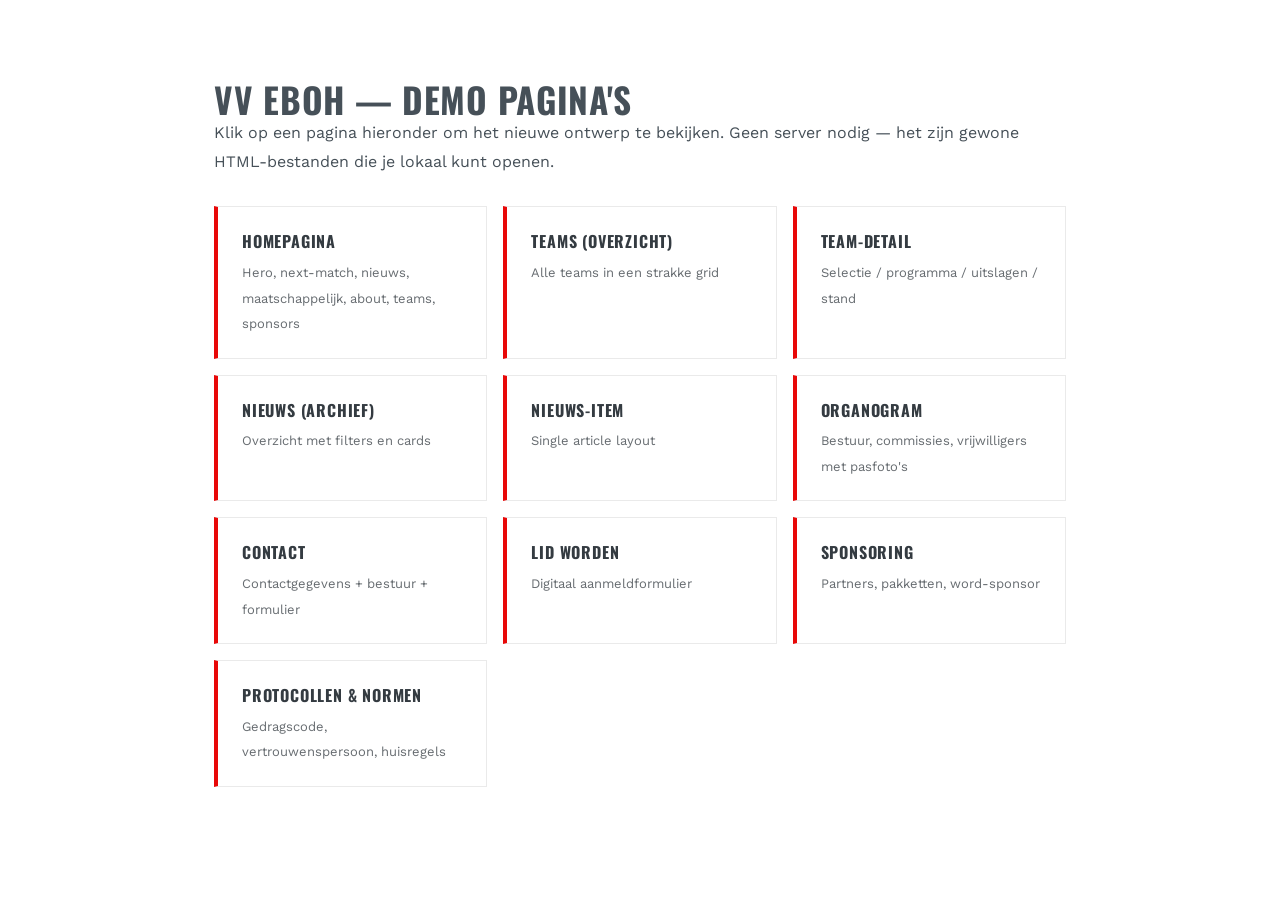
<file: demo/index.html>
<!DOCTYPE html>
<html lang="nl">
<head>
<meta charset="UTF-8">
<meta name="viewport" content="width=device-width, initial-scale=1.0">
<title>vv EBOH — Demo overzicht</title>
<link rel="preconnect" href="https://fonts.googleapis.com">
<link rel="preconnect" href="https://fonts.gstatic.com" crossorigin>
<link href="https://fonts.googleapis.com/css2?family=Oswald:wght@400;700&family=Work+Sans:wght@400;500;700&family=Crimson+Text:ital@0;1&display=swap" rel="stylesheet">
<link rel="stylesheet" href="eboh-style.css">
<link rel="stylesheet" href="demo.css">
</head>
<body>
<div class="demo-index">
    <h1>vv EBOH — Demo pagina's</h1>
    <p>Klik op een pagina hieronder om het nieuwe ontwerp te bekijken. Geen server nodig — het zijn gewone HTML-bestanden die je lokaal kunt openen.</p>

    <div class="demo-index__grid">
        <a class="demo-index__card" href="home.html"><strong>Homepagina</strong><span>Hero, next-match, nieuws, maatschappelijk, about, teams, sponsors</span></a>
        <a class="demo-index__card" href="teams.html"><strong>Teams (overzicht)</strong><span>Alle teams in een strakke grid</span></a>
        <a class="demo-index__card" href="team-detail.html"><strong>Team-detail</strong><span>Selectie / programma / uitslagen / stand</span></a>
        <a class="demo-index__card" href="nieuws.html"><strong>Nieuws (archief)</strong><span>Overzicht met filters en cards</span></a>
        <a class="demo-index__card" href="nieuws-detail.html"><strong>Nieuws-item</strong><span>Single article layout</span></a>
        <a class="demo-index__card" href="organogram.html"><strong>Organogram</strong><span>Bestuur, commissies, vrijwilligers met pasfoto's</span></a>
        <a class="demo-index__card" href="contact.html"><strong>Contact</strong><span>Contactgegevens + bestuur + formulier</span></a>
        <a class="demo-index__card" href="lid-worden.html"><strong>Lid worden</strong><span>Digitaal aanmeldformulier</span></a>
        <a class="demo-index__card" href="sponsoring.html"><strong>Sponsoring</strong><span>Partners, pakketten, word-sponsor</span></a>
        <a class="demo-index__card" href="protocollen.html"><strong>Protocollen & normen</strong><span>Gedragscode, vertrouwenspersoon, huisregels</span></a>
    </div>
</div>
</body>
</html>
</file>
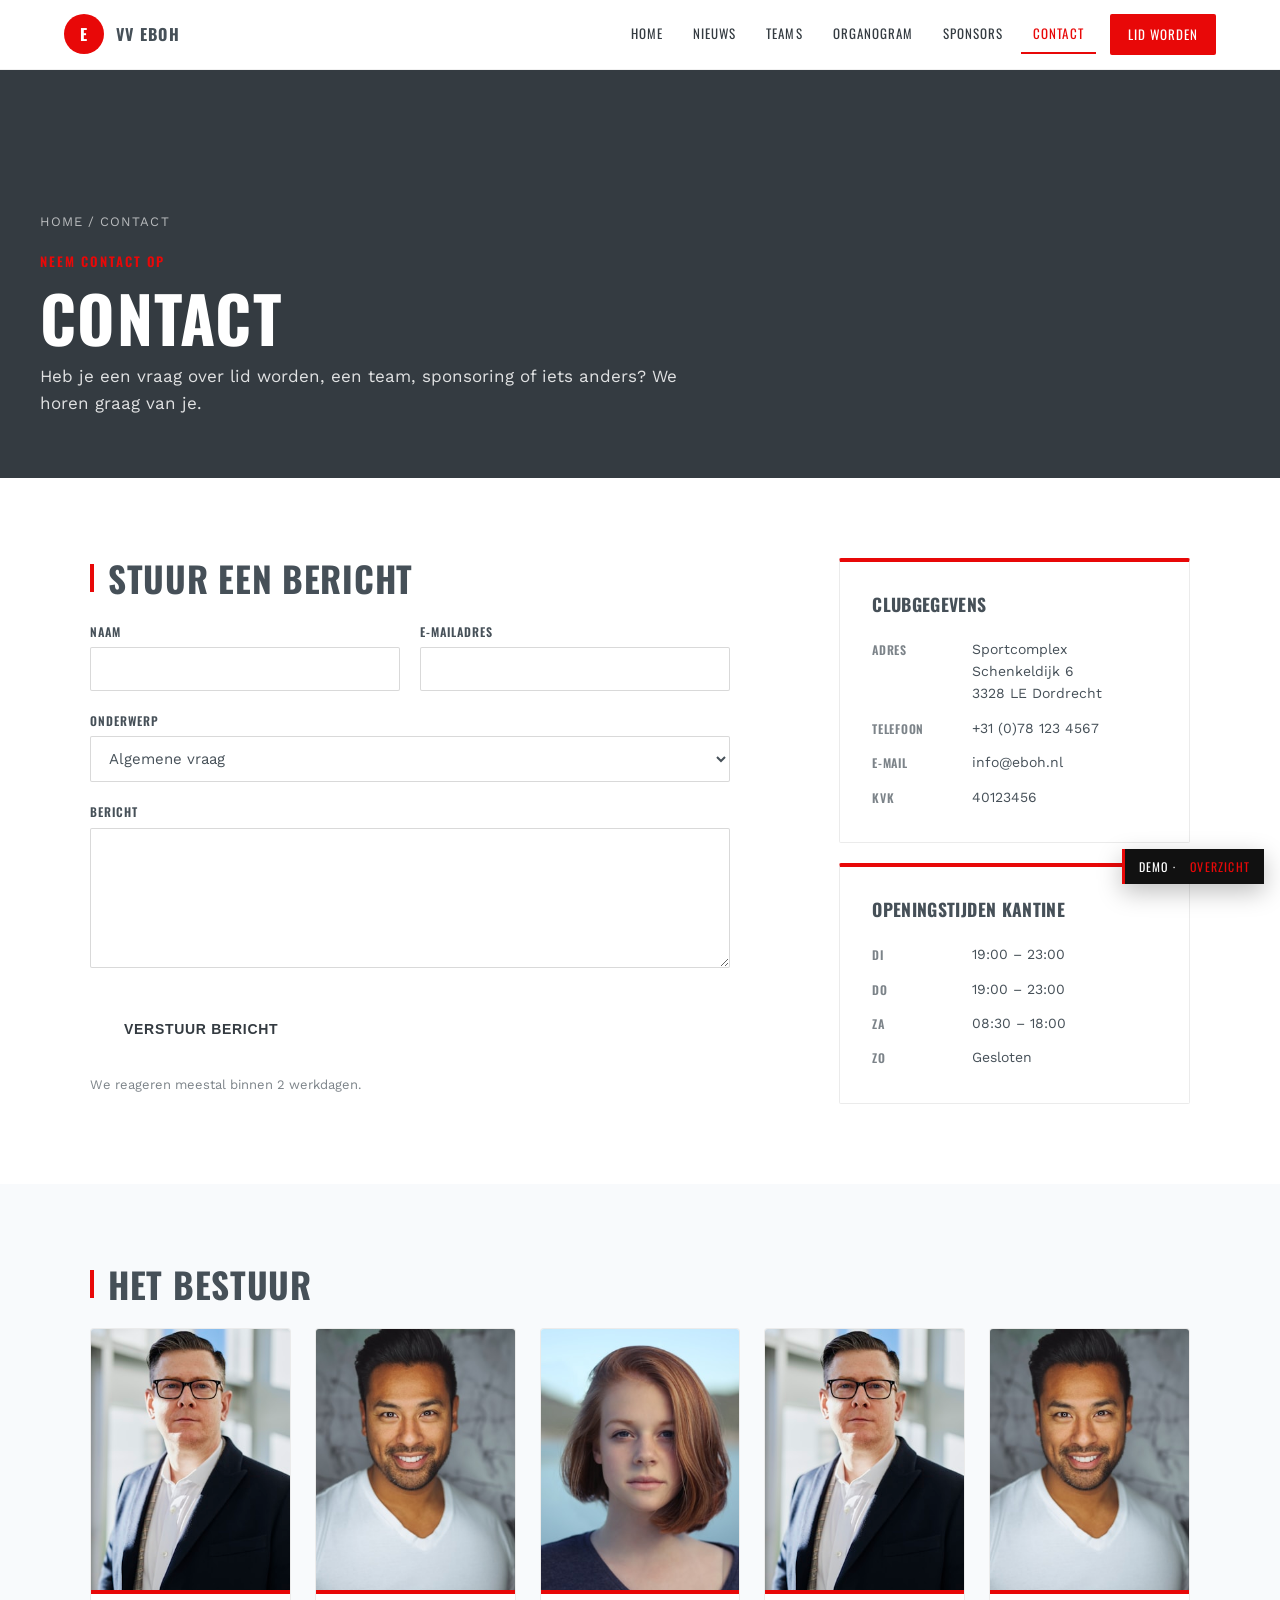
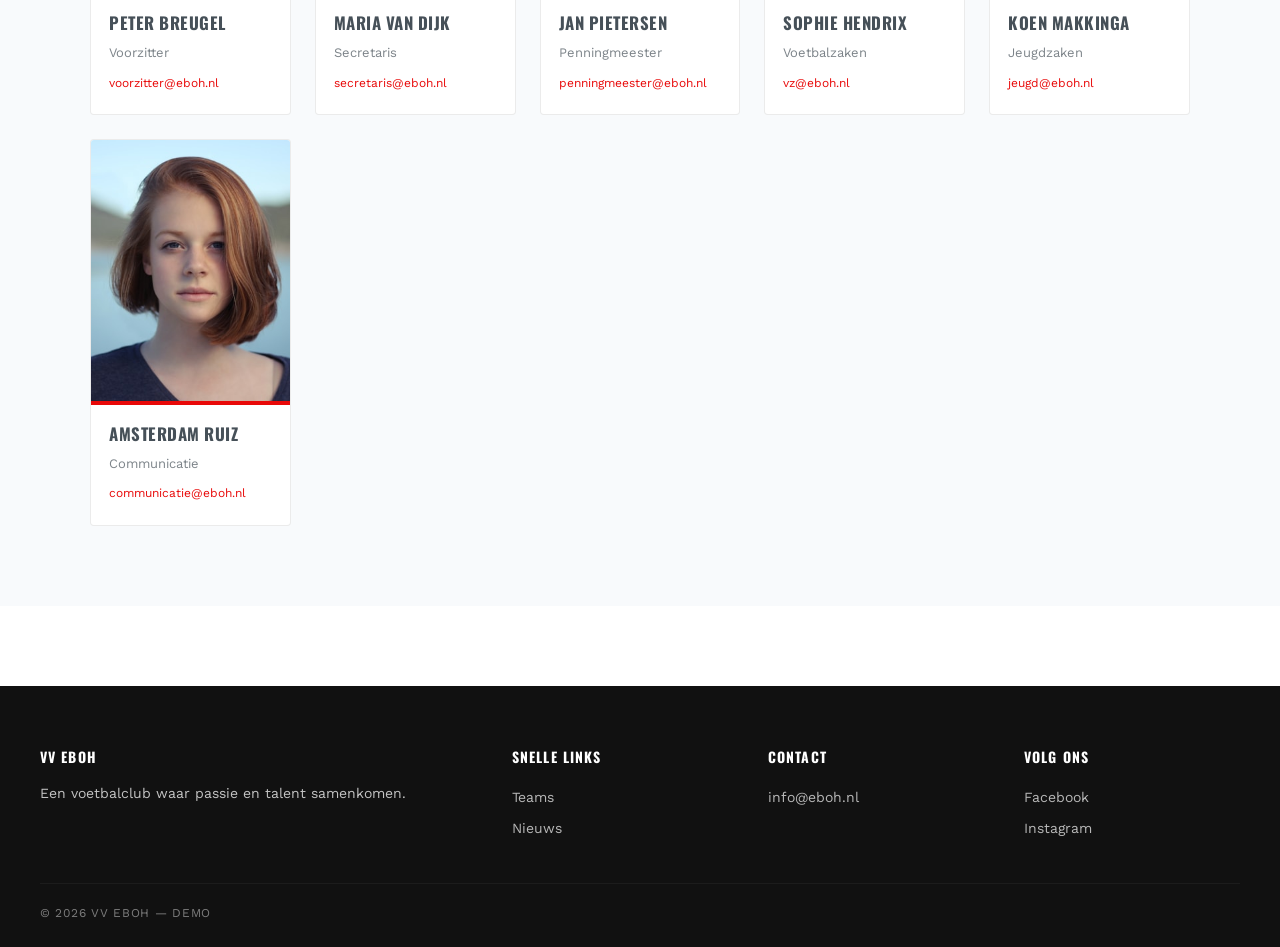
<file: demo/contact.html>
<!DOCTYPE html>
<html lang="nl">
<head>
<meta charset="UTF-8">
<meta name="viewport" content="width=device-width, initial-scale=1.0">
<title>Contact — vv EBOH (demo)</title>
<link rel="preconnect" href="https://fonts.googleapis.com">
<link rel="preconnect" href="https://fonts.gstatic.com" crossorigin>
<link href="https://fonts.googleapis.com/css2?family=Oswald:wght@400;700&family=Work+Sans:wght@400;500;700&family=Crimson+Text:ital@0;1&display=swap" rel="stylesheet">
<link rel="stylesheet" href="eboh-style.css">
<link rel="stylesheet" href="demo.css">
</head>
<body>

<header class="demo-header">
    <div class="demo-header__container">
        <a class="demo-header__logo" href="home.html"><span class="demo-header__logo-mark">E</span><span class="demo-header__logo-text">vv EBOH</span></a>
        <nav class="demo-nav">
            <a href="home.html">Home</a>
            <a href="nieuws.html">Nieuws</a>
            <a href="teams.html">Teams</a>
            <a href="organogram.html">Organogram</a>
            <a href="sponsoring.html">Sponsors</a>
            <a href="contact.html" class="is-active">Contact</a>
            <a href="lid-worden.html" class="demo-nav__cta">Lid worden</a>
        </nav>
    </div>
</header>

<section class="page-hero">
    <div class="page-hero__container">
        <p class="page-hero__breadcrumbs"><a href="home.html">Home</a> / Contact</p>
        <span class="page-hero__eyebrow">Neem contact op</span>
        <h1 class="page-hero__title">Contact</h1>
        <p class="page-hero__subtitle">Heb je een vraag over lid worden, een team, sponsoring of iets anders? We horen graag van je.</p>
    </div>
</section>

<section class="page-shell">
    <div class="page-container">
        <div class="two-col">
            <div>
                <h2 class="page-section__title page-section__title--bar">Stuur een bericht</h2>
                <form class="form" onsubmit="event.preventDefault(); alert('Demo formulier — in productie wordt dit verstuurd.');">
                    <div class="form__row">
                        <div class="form__field">
                            <label for="c-name">Naam</label>
                            <input type="text" id="c-name" name="name" required>
                        </div>
                        <div class="form__field">
                            <label for="c-email">E-mailadres</label>
                            <input type="email" id="c-email" name="email" required>
                        </div>
                    </div>
                    <div class="form__field">
                        <label for="c-subject">Onderwerp</label>
                        <select id="c-subject" name="subject">
                            <option>Algemene vraag</option>
                            <option>Lid worden</option>
                            <option>Jeugdzaken</option>
                            <option>Sponsoring</option>
                            <option>Accommodatie / kantine</option>
                            <option>Overig</option>
                        </select>
                    </div>
                    <div class="form__field">
                        <label for="c-message">Bericht</label>
                        <textarea id="c-message" name="message" required></textarea>
                    </div>
                    <div class="form__actions">
                        <button type="submit" class="btn filled">Verstuur bericht</button>
                    </div>
                    <p class="form__note">We reageren meestal binnen 2 werkdagen.</p>
                </form>
            </div>

            <aside>
                <div class="info-card" style="margin-bottom:20px;">
                    <h3 class="info-card__title">Clubgegevens</h3>
                    <ul class="info-card__list">
                        <li><strong>Adres</strong><span>Sportcomplex Schenkeldijk 6<br>3328 LE Dordrecht</span></li>
                        <li><strong>Telefoon</strong><span>+31 (0)78 123 4567</span></li>
                        <li><strong>E-mail</strong><span>info@eboh.nl</span></li>
                        <li><strong>KvK</strong><span>40123456</span></li>
                    </ul>
                </div>

                <div class="info-card">
                    <h3 class="info-card__title">Openingstijden kantine</h3>
                    <ul class="info-card__list">
                        <li><strong>Di</strong><span>19:00 – 23:00</span></li>
                        <li><strong>Do</strong><span>19:00 – 23:00</span></li>
                        <li><strong>Za</strong><span>08:30 – 18:00</span></li>
                        <li><strong>Zo</strong><span>Gesloten</span></li>
                    </ul>
                </div>
            </aside>
        </div>
    </div>
</section>

<section class="page-shell page-shell--muted">
    <div class="page-container">
        <h2 class="page-section__title page-section__title--bar">Het bestuur</h2>
        <div class="person-grid">
            <div class="person-card"><div class="person-card__photo" style="background-image:url('images/person-1.jpg');"></div><div class="person-card__body"><h3 class="person-card__name">Peter Breugel</h3><p class="person-card__role">Voorzitter</p><p class="person-card__contact">voorzitter@eboh.nl</p></div></div>
            <div class="person-card"><div class="person-card__photo" style="background-image:url('images/person-2.jpg');"></div><div class="person-card__body"><h3 class="person-card__name">Maria van Dijk</h3><p class="person-card__role">Secretaris</p><p class="person-card__contact">secretaris@eboh.nl</p></div></div>
            <div class="person-card"><div class="person-card__photo" style="background-image:url('images/person-3.jpg');"></div><div class="person-card__body"><h3 class="person-card__name">Jan Pietersen</h3><p class="person-card__role">Penningmeester</p><p class="person-card__contact">penningmeester@eboh.nl</p></div></div>
            <div class="person-card"><div class="person-card__photo" style="background-image:url('images/person-1.jpg');"></div><div class="person-card__body"><h3 class="person-card__name">Sophie Hendrix</h3><p class="person-card__role">Voetbalzaken</p><p class="person-card__contact">vz@eboh.nl</p></div></div>
            <div class="person-card"><div class="person-card__photo" style="background-image:url('images/person-2.jpg');"></div><div class="person-card__body"><h3 class="person-card__name">Koen Makkinga</h3><p class="person-card__role">Jeugdzaken</p><p class="person-card__contact">jeugd@eboh.nl</p></div></div>
            <div class="person-card"><div class="person-card__photo" style="background-image:url('images/person-3.jpg');"></div><div class="person-card__body"><h3 class="person-card__name">Amsterdam Ruiz</h3><p class="person-card__role">Communicatie</p><p class="person-card__contact">communicatie@eboh.nl</p></div></div>
        </div>
    </div>
</section>

<footer class="demo-footer">
    <div class="demo-footer__container">
        <div><h4>vv EBOH</h4><p style="font-size:14px;line-height:1.7;">Een voetbalclub waar passie en talent samenkomen.</p></div>
        <div><h4>Snelle links</h4><a href="teams.html">Teams</a><a href="nieuws.html">Nieuws</a></div>
        <div><h4>Contact</h4><a href="mailto:info@eboh.nl">info@eboh.nl</a></div>
        <div><h4>Volg ons</h4><a href="#">Facebook</a><a href="#">Instagram</a></div>
    </div>
    <div class="demo-footer__bottom">&copy; 2026 vv EBOH — demo</div>
</footer>
<div class="demo-banner">Demo · <a href="index.html">Overzicht</a></div>
</body>
</html>
</file>
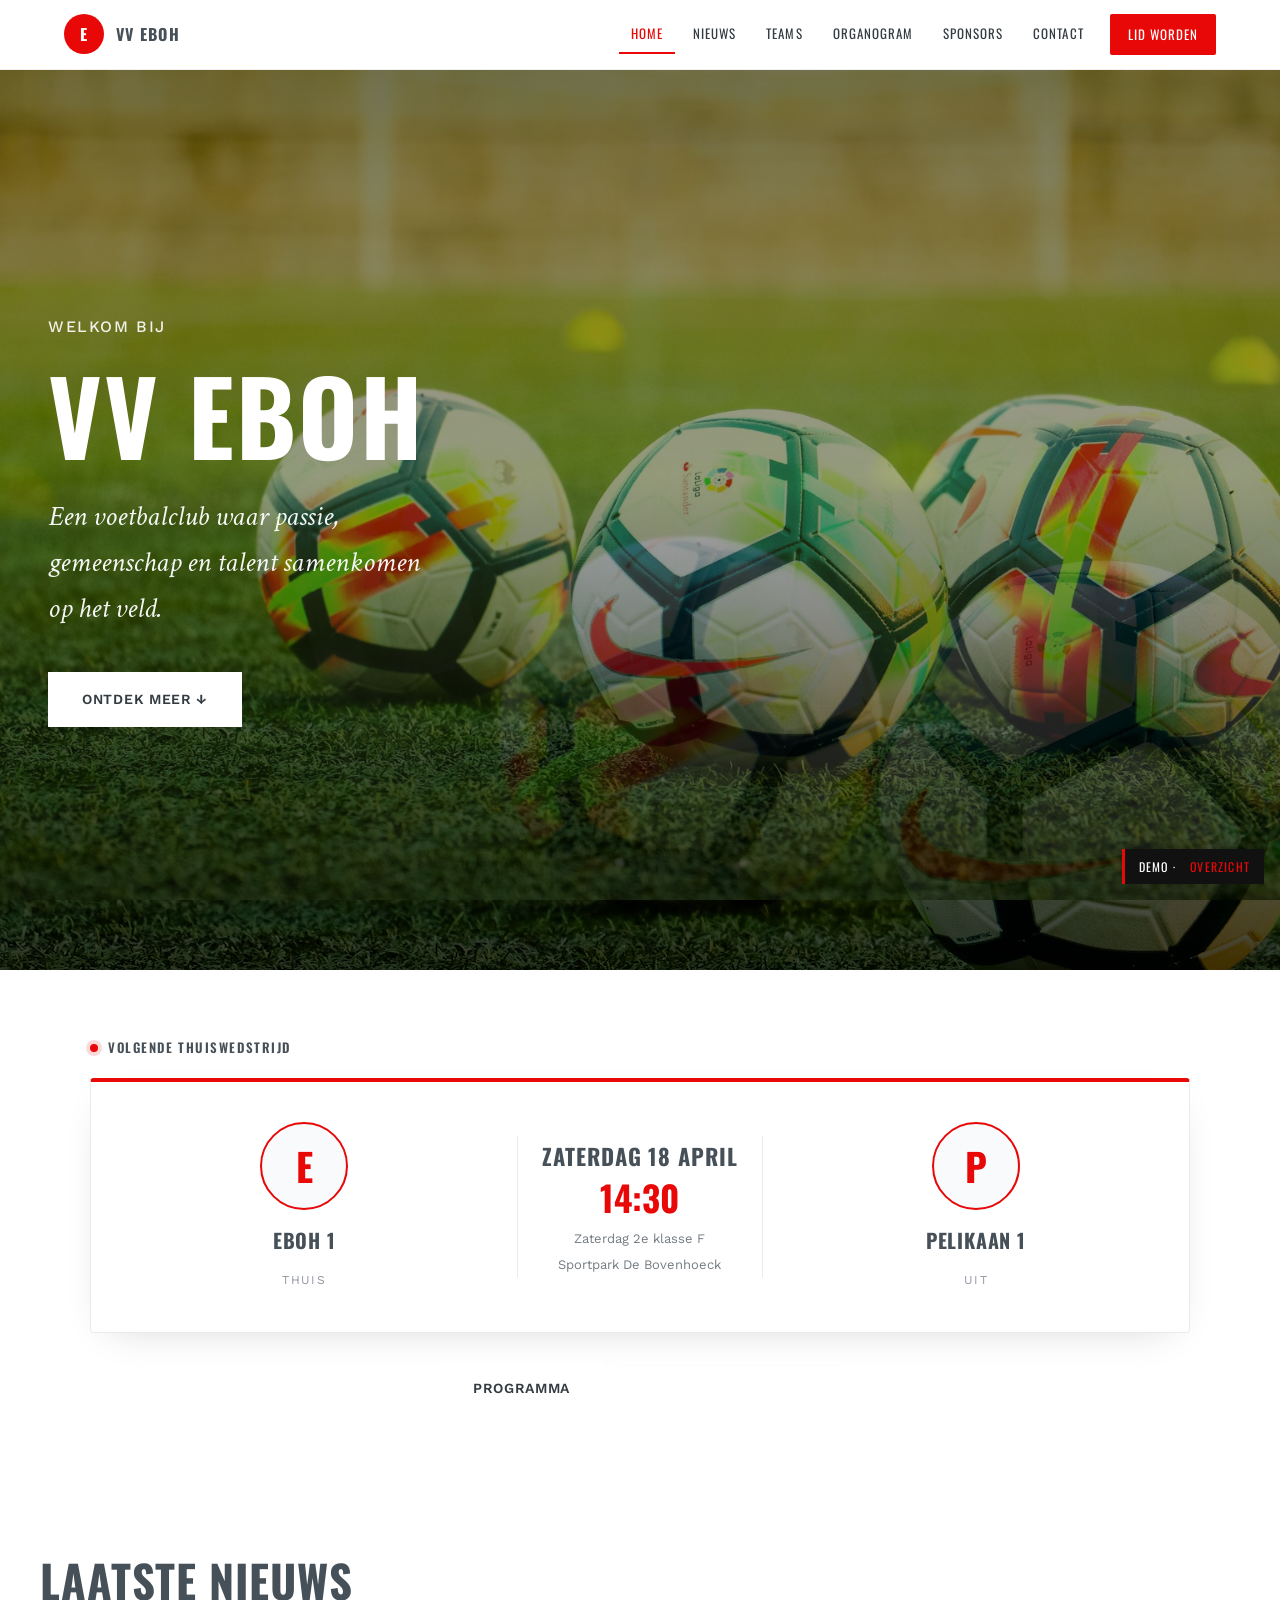
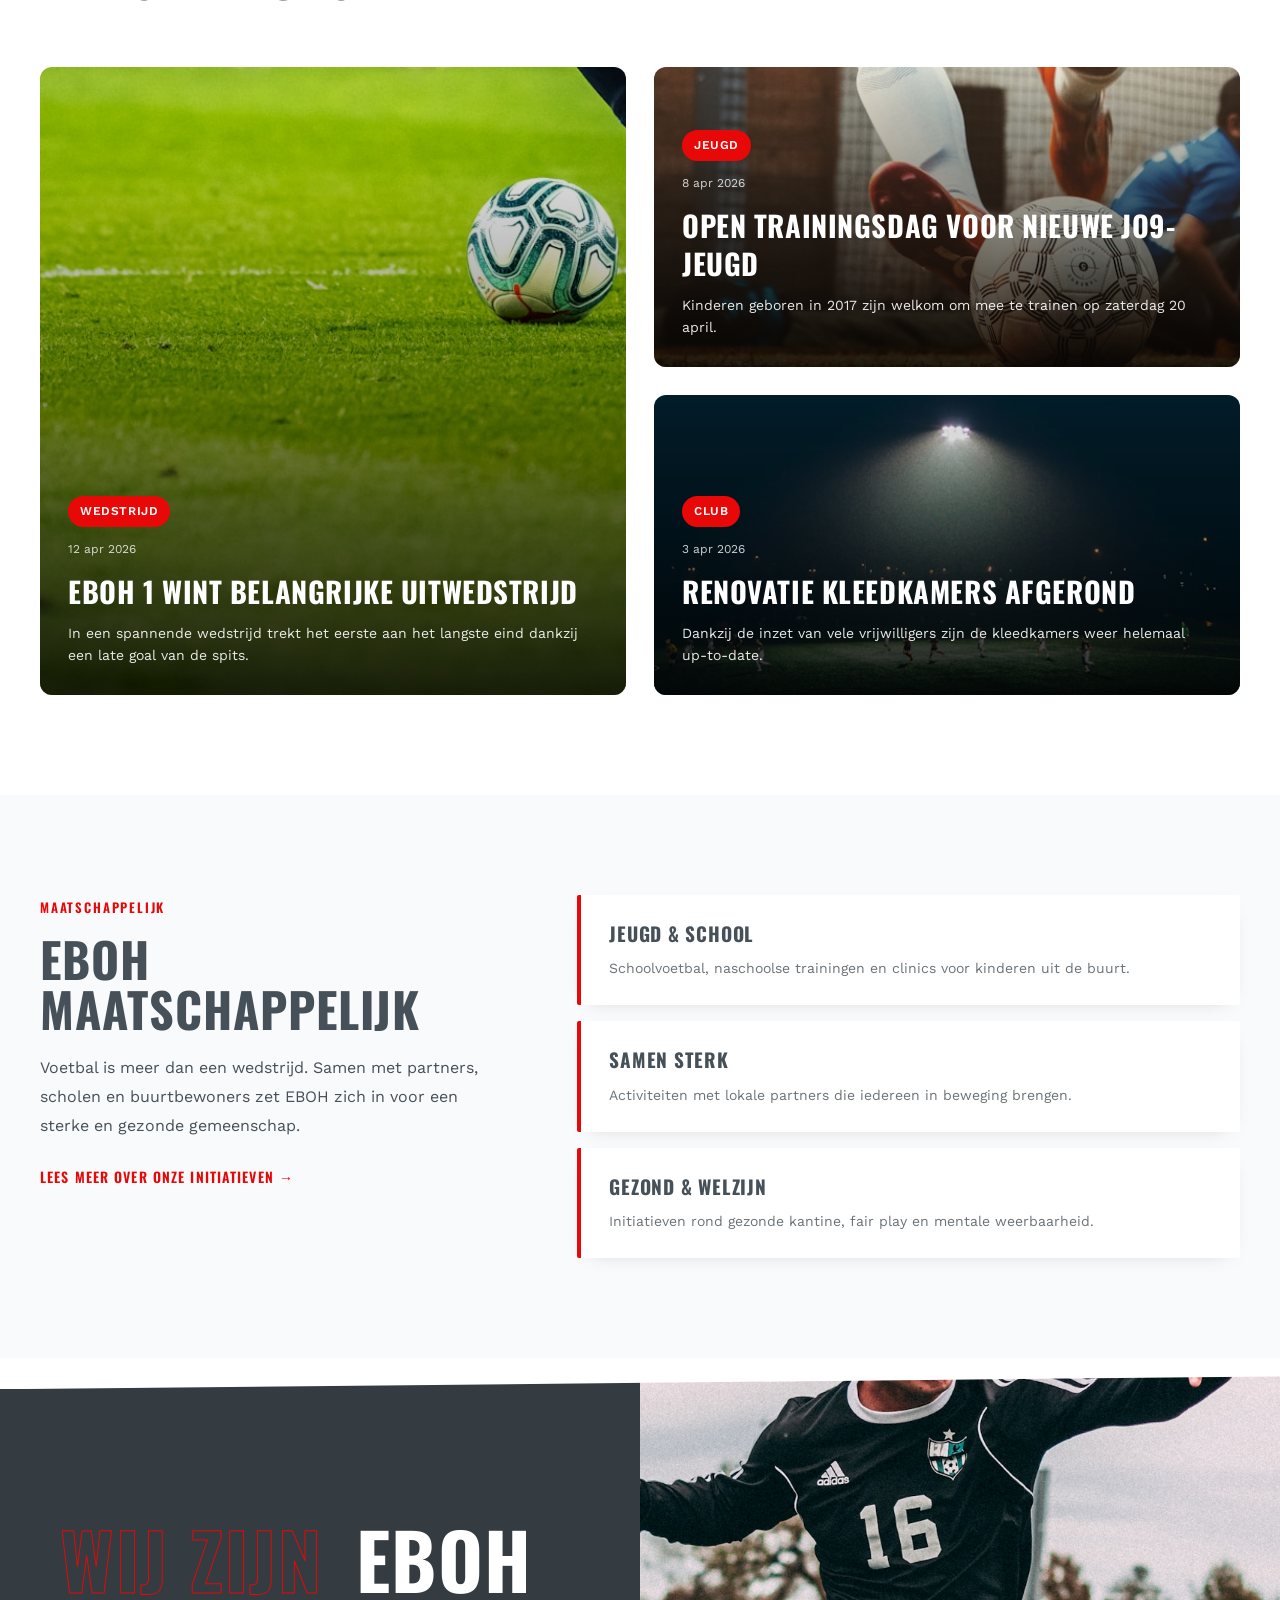
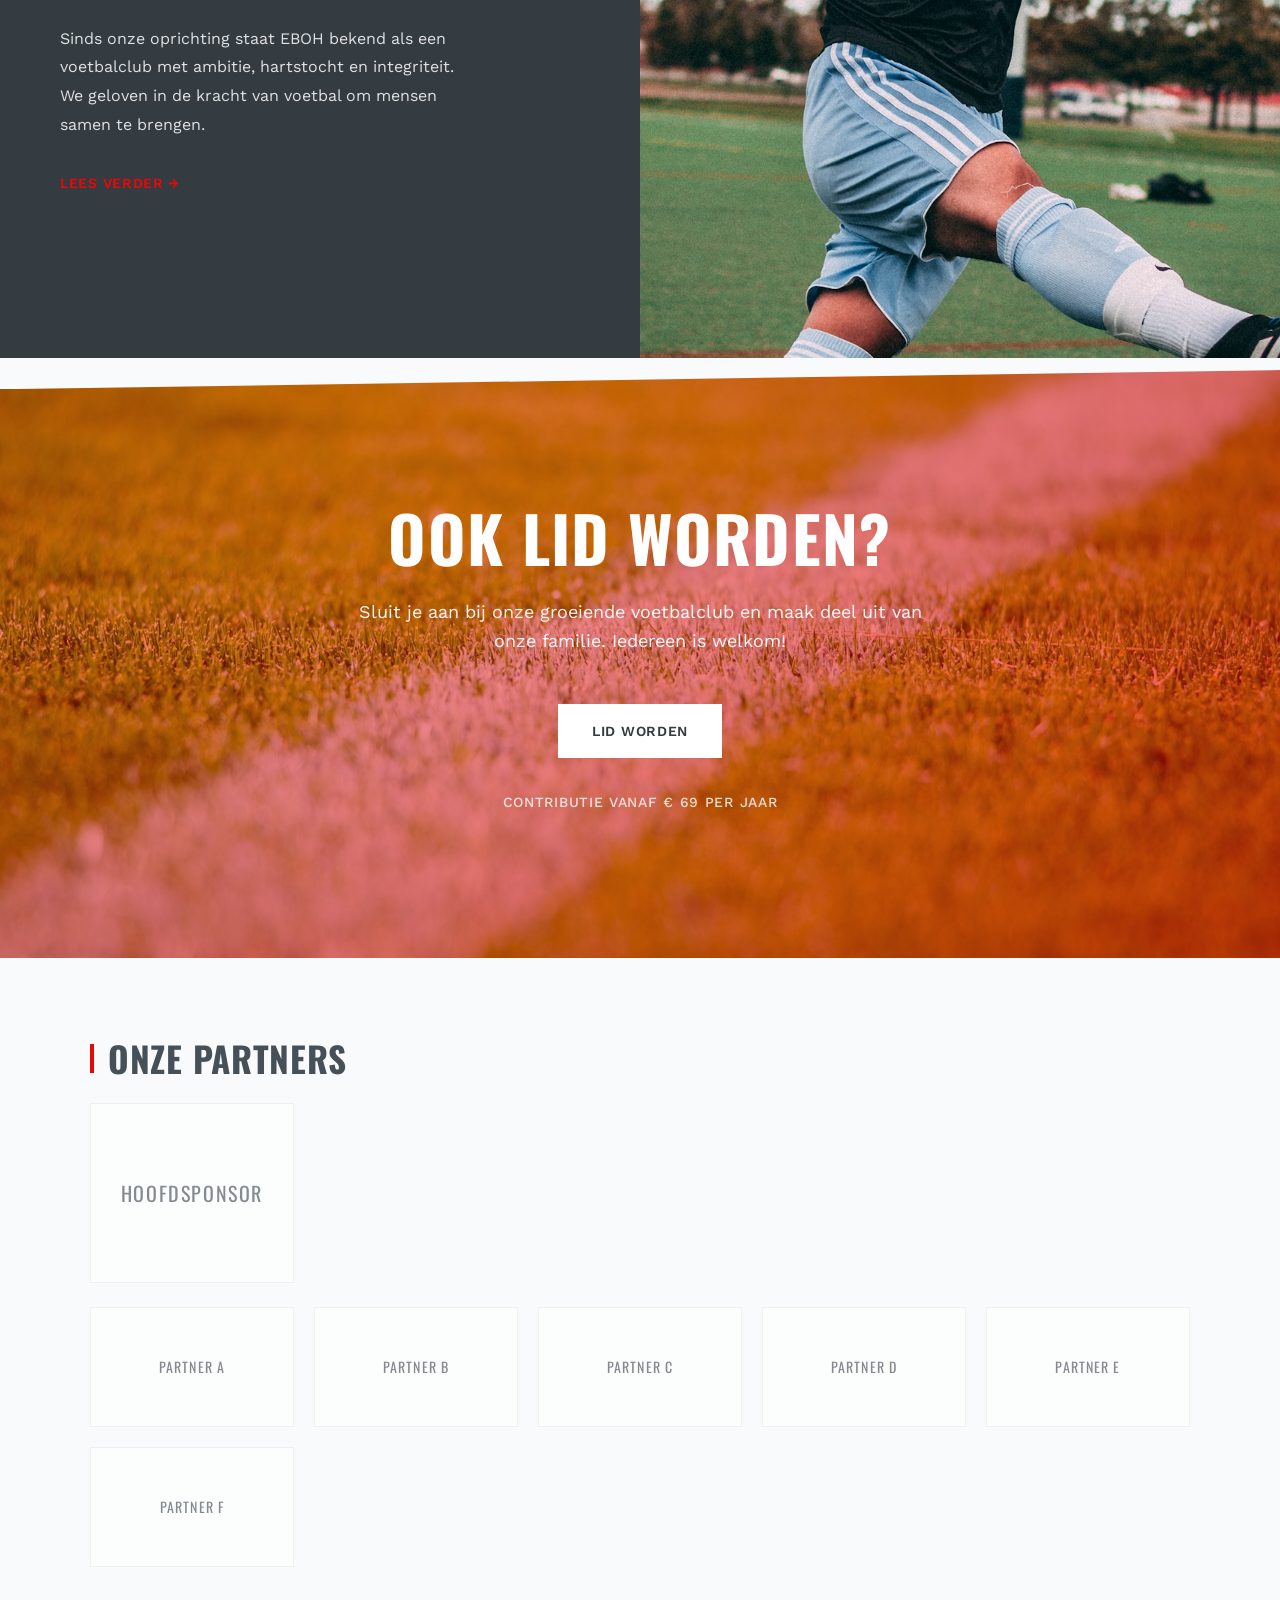
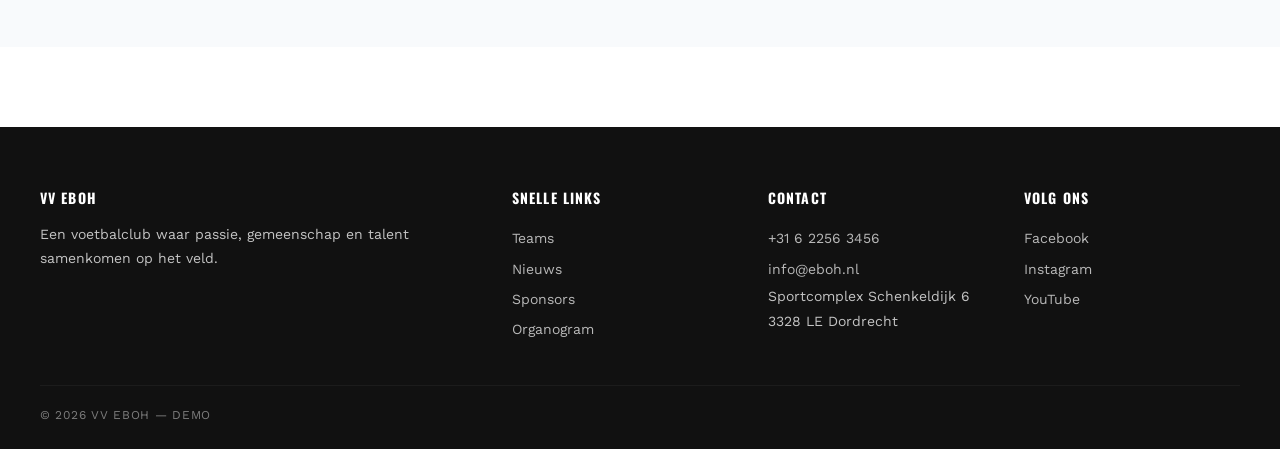
<file: demo/home.html>
<!DOCTYPE html>
<html lang="nl">
<head>
<meta charset="UTF-8">
<meta name="viewport" content="width=device-width, initial-scale=1.0">
<title>vv EBOH — Home (demo)</title>
<link rel="preconnect" href="https://fonts.googleapis.com">
<link rel="preconnect" href="https://fonts.gstatic.com" crossorigin>
<link href="https://fonts.googleapis.com/css2?family=Oswald:wght@400;700&family=Work+Sans:wght@400;500;700&family=Crimson+Text:ital@0;1&display=swap" rel="stylesheet">
<link rel="stylesheet" href="eboh-style.css">
<link rel="stylesheet" href="demo.css">
</head>
<body>

<header class="demo-header">
    <div class="demo-header__container">
        <a class="demo-header__logo" href="home.html">
            <span class="demo-header__logo-mark">E</span>
            <span class="demo-header__logo-text">vv EBOH</span>
        </a>
        <nav class="demo-nav">
            <a href="home.html" class="is-active">Home</a>
            <a href="nieuws.html">Nieuws</a>
            <a href="teams.html">Teams</a>
            <a href="organogram.html">Organogram</a>
            <a href="sponsoring.html">Sponsors</a>
            <a href="contact.html">Contact</a>
            <a href="lid-worden.html" class="demo-nav__cta">Lid worden</a>
        </nav>
    </div>
</header>

<!-- HERO -->
<section class="hero hero--flat" style="background-image: url('images/hero-stadium.jpg');">
    <div class="hero__watermark">EBOH</div>
    <div class="hero__content">
        <p class="hero__subtitle">Welkom bij</p>
        <h1 class="hero__title">VV EBOH</h1>
        <p class="hero__tagline">Een voetbalclub waar passie, gemeenschap en talent samenkomen op het veld.</p>
        <div class="hero__cta">
            <a href="#nieuws" class="btn filled">Ontdek meer ↓</a>
        </div>
    </div>
</section>

<!-- NEXT MATCH -->
<section class="next-match">
    <div class="next-match__container">
        <div class="next-match__label">
            <span class="next-match__dot"></span>
            Volgende thuiswedstrijd
        </div>
        <div class="next-match__card">
            <div class="next-match__team next-match__team--home">
                <div class="next-match__crest" aria-hidden="true"><span>E</span></div>
                <p class="next-match__team-name">EBOH 1</p>
                <p class="next-match__team-role">Thuis</p>
            </div>
            <div class="next-match__meta">
                <p class="next-match__date">Zaterdag 18 april</p>
                <p class="next-match__time">14:30</p>
                <p class="next-match__competition">Zaterdag 2e klasse F</p>
                <p class="next-match__location">Sportpark De Bovenhoeck</p>
            </div>
            <div class="next-match__team next-match__team--away">
                <div class="next-match__crest" aria-hidden="true"><span>P</span></div>
                <p class="next-match__team-name">Pelikaan 1</p>
                <p class="next-match__team-role">Uit</p>
            </div>
        </div>
        <div class="next-match__actions">
            <a class="btn filled" href="team-detail.html">Programma</a>
            <a class="btn" href="team-detail.html">Uitslagen &amp; stand</a>
        </div>
    </div>
</section>

<!-- NIEUWS -->
<section class="news-section" id="nieuws">
    <div class="news-section__container">
        <h2 class="news-section__title">Laatste nieuws</h2>
        <div class="news-grid">
            <a href="nieuws-detail.html" class="news-card" style="background-image: url('images/news-wedstrijd.jpg');">
                <div class="news-card__content">
                    <span class="news-card__tag">Wedstrijd</span>
                    <p class="news-card__date">12 apr 2026</p>
                    <h3 class="news-card__title">EBOH 1 wint belangrijke uitwedstrijd</h3>
                    <p class="news-card__excerpt">In een spannende wedstrijd trekt het eerste aan het langste eind dankzij een late goal van de spits.</p>
                </div>
            </a>
            <a href="nieuws-detail.html" class="news-card" style="background-image: url('images/news-training.jpg');">
                <div class="news-card__content">
                    <span class="news-card__tag">Jeugd</span>
                    <p class="news-card__date">8 apr 2026</p>
                    <h3 class="news-card__title">Open trainingsdag voor nieuwe JO9-jeugd</h3>
                    <p class="news-card__excerpt">Kinderen geboren in 2017 zijn welkom om mee te trainen op zaterdag 20 april.</p>
                </div>
            </a>
            <a href="nieuws-detail.html" class="news-card" style="background-image: url('images/news-veld.jpg');">
                <div class="news-card__content">
                    <span class="news-card__tag">Club</span>
                    <p class="news-card__date">3 apr 2026</p>
                    <h3 class="news-card__title">Renovatie kleedkamers afgerond</h3>
                    <p class="news-card__excerpt">Dankzij de inzet van vele vrijwilligers zijn de kleedkamers weer helemaal up-to-date.</p>
                </div>
            </a>
        </div>
    </div>
</section>

<!-- MAATSCHAPPELIJK -->
<section class="community-section">
    <div class="community-section__container">
        <div class="community-section__intro">
            <span class="community-section__eyebrow">Maatschappelijk</span>
            <h2 class="community-section__title">EBOH Maatschappelijk</h2>
            <p class="community-section__text">Voetbal is meer dan een wedstrijd. Samen met partners, scholen en buurtbewoners zet EBOH zich in voor een sterke en gezonde gemeenschap.</p>
            <a class="community-section__link" href="#">Lees meer over onze initiatieven →</a>
        </div>
        <div class="community-section__pillars">
            <div class="community-pillar">
                <h3 class="community-pillar__title">Jeugd &amp; School</h3>
                <p class="community-pillar__text">Schoolvoetbal, naschoolse trainingen en clinics voor kinderen uit de buurt.</p>
            </div>
            <div class="community-pillar">
                <h3 class="community-pillar__title">Samen Sterk</h3>
                <p class="community-pillar__text">Activiteiten met lokale partners die iedereen in beweging brengen.</p>
            </div>
            <div class="community-pillar">
                <h3 class="community-pillar__title">Gezond &amp; Welzijn</h3>
                <p class="community-pillar__text">Initiatieven rond gezonde kantine, fair play en mentale weerbaarheid.</p>
            </div>
        </div>
    </div>
</section>

<!-- ABOUT -->
<section class="about-section" style="background-image: url('images/section-training.jpg');">
    <div class="about-section__diagonal-top"></div>
    <div class="about-section__left">
        <h2 class="about-section__title">
            <span class="about-section__title--red">WIJ ZIJN</span>
            <span class="about-section__title--white">EBOH</span>
        </h2>
        <p class="about-section__description">
            Sinds onze oprichting staat EBOH bekend als een voetbalclub met ambitie, hartstocht en integriteit. We geloven in de kracht van voetbal om mensen samen te brengen.
        </p>
        <a href="#" class="about-section__link">Lees verder →</a>
    </div>
    <div class="about-section__right"></div>
    <div class="about-section__accent">E</div>
</section>

<!-- CTA -->
<section class="cta-section" style="background-image: url('images/section-action.jpg');">
    <div class="cta-section__diagonal-top"></div>
    <div class="cta-section__content">
        <h2 class="cta-section__title">Ook lid worden?</h2>
        <p class="cta-section__subtitle">Sluit je aan bij onze groeiende voetbalclub en maak deel uit van onze familie. Iedereen is welkom!</p>
        <div class="cta-section__button">
            <a href="lid-worden.html" class="btn filled">Lid worden</a>
        </div>
        <p class="cta-section__subtext">Contributie vanaf € 69 per jaar</p>
    </div>
</section>

<!-- SPONSORS (rustig) -->
<section class="page-shell page-shell--muted">
    <div class="page-container">
        <h2 class="page-section__title page-section__title--bar">Onze partners</h2>
        <div class="sponsor-grid sponsor-grid--featured" style="margin-bottom: 24px;">
            <a href="#" class="sponsor-grid__item">Hoofdsponsor</a>
        </div>
        <div class="sponsor-grid">
            <a href="#" class="sponsor-grid__item">Partner A</a>
            <a href="#" class="sponsor-grid__item">Partner B</a>
            <a href="#" class="sponsor-grid__item">Partner C</a>
            <a href="#" class="sponsor-grid__item">Partner D</a>
            <a href="#" class="sponsor-grid__item">Partner E</a>
            <a href="#" class="sponsor-grid__item">Partner F</a>
        </div>
    </div>
</section>

<footer class="demo-footer">
    <div class="demo-footer__container">
        <div>
            <h4>vv EBOH</h4>
            <p style="font-size:14px;line-height:1.7;">Een voetbalclub waar passie, gemeenschap en talent samenkomen op het veld.</p>
        </div>
        <div>
            <h4>Snelle links</h4>
            <a href="teams.html">Teams</a>
            <a href="nieuws.html">Nieuws</a>
            <a href="sponsoring.html">Sponsors</a>
            <a href="organogram.html">Organogram</a>
        </div>
        <div>
            <h4>Contact</h4>
            <a href="tel:+31622563456">+31 6 2256 3456</a>
            <a href="mailto:info@eboh.nl">info@eboh.nl</a>
            <p style="font-size:14px;">Sportcomplex Schenkeldijk 6<br>3328 LE Dordrecht</p>
        </div>
        <div>
            <h4>Volg ons</h4>
            <a href="#">Facebook</a>
            <a href="#">Instagram</a>
            <a href="#">YouTube</a>
        </div>
    </div>
    <div class="demo-footer__bottom">&copy; 2026 vv EBOH — demo</div>
</footer>

<div class="demo-banner">Demo · <a href="index.html">Overzicht</a></div>
</body>
</html>
</file>
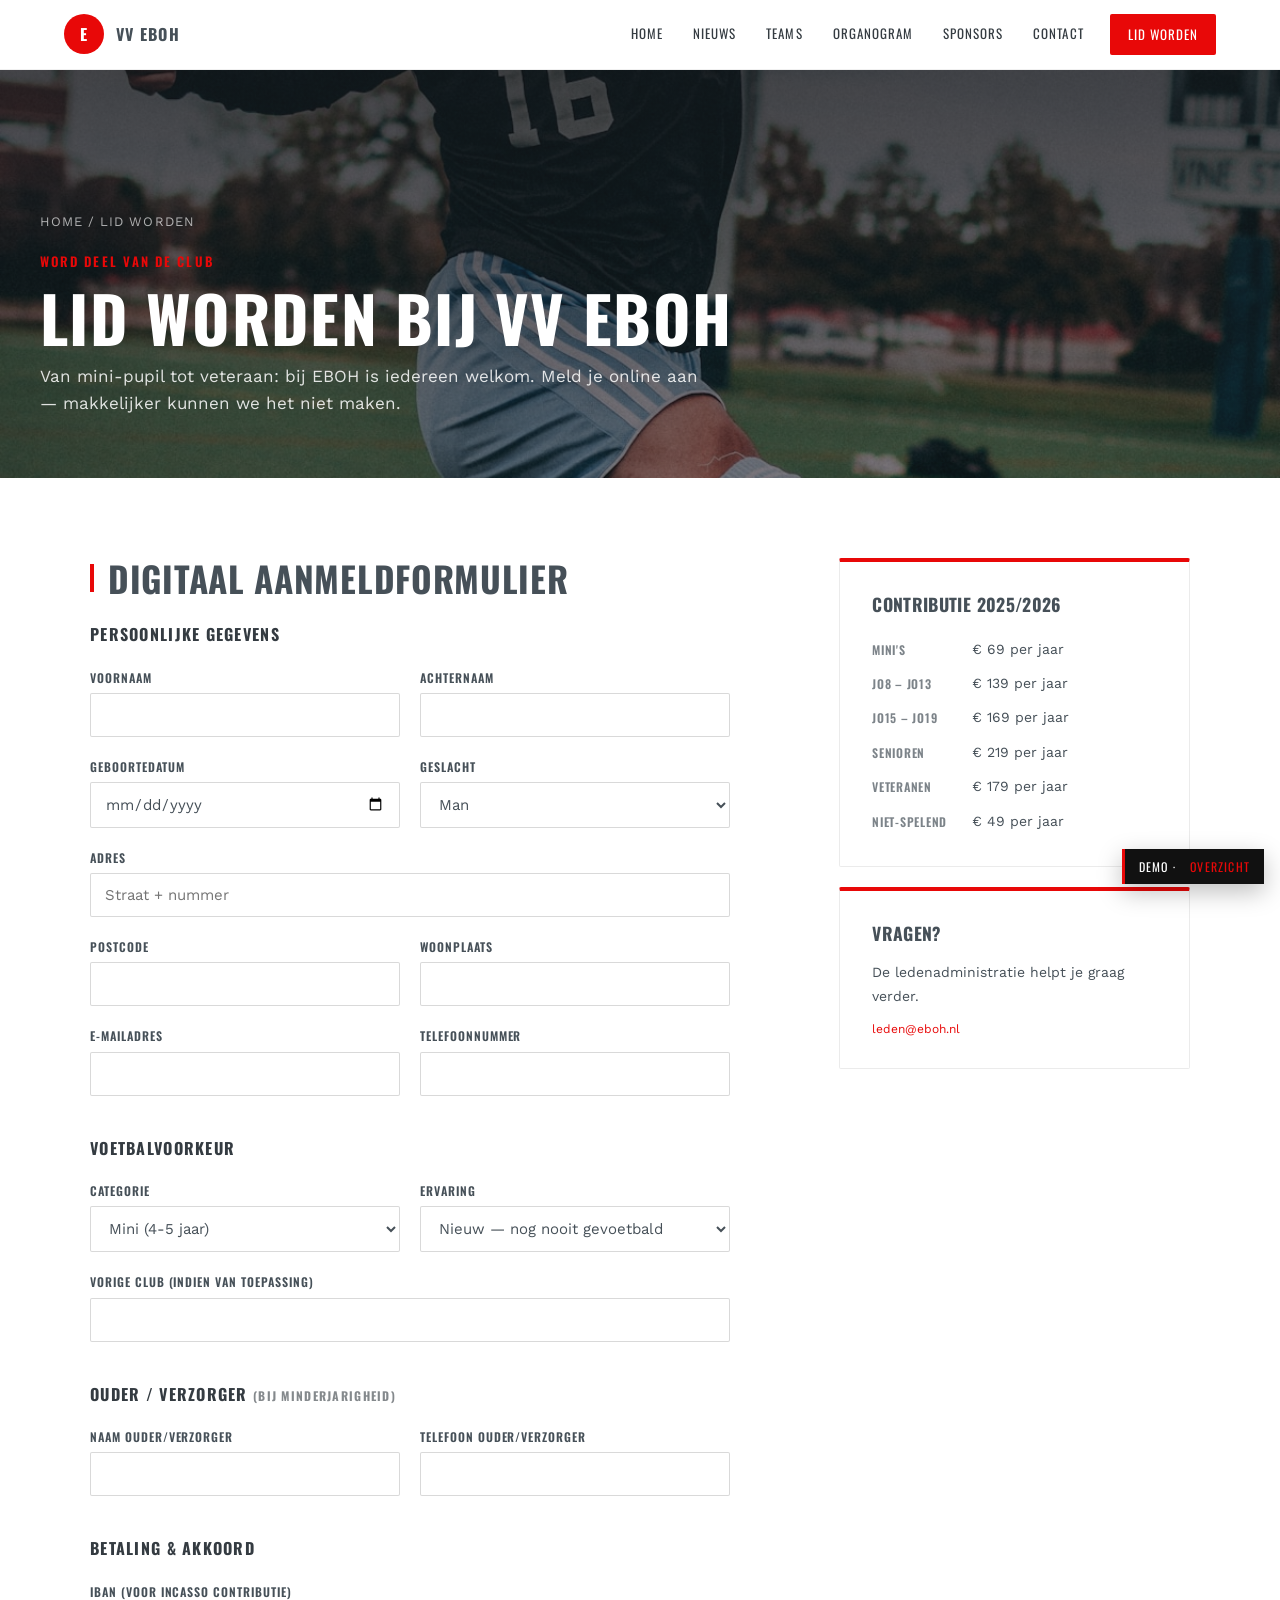
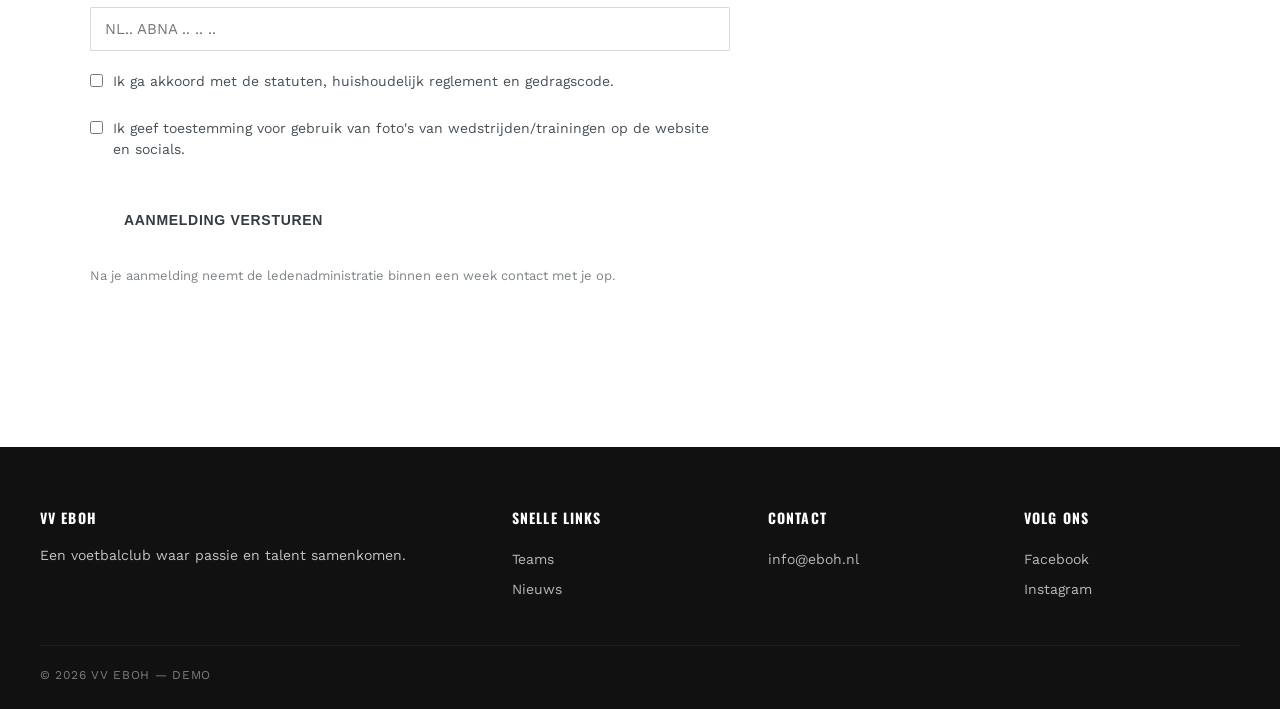
<file: demo/lid-worden.html>
<!DOCTYPE html>
<html lang="nl">
<head>
<meta charset="UTF-8">
<meta name="viewport" content="width=device-width, initial-scale=1.0">
<title>Lid worden — vv EBOH (demo)</title>
<link rel="preconnect" href="https://fonts.googleapis.com">
<link rel="preconnect" href="https://fonts.gstatic.com" crossorigin>
<link href="https://fonts.googleapis.com/css2?family=Oswald:wght@400;700&family=Work+Sans:wght@400;500;700&family=Crimson+Text:ital@0;1&display=swap" rel="stylesheet">
<link rel="stylesheet" href="eboh-style.css">
<link rel="stylesheet" href="demo.css">
</head>
<body>

<header class="demo-header">
    <div class="demo-header__container">
        <a class="demo-header__logo" href="home.html"><span class="demo-header__logo-mark">E</span><span class="demo-header__logo-text">vv EBOH</span></a>
        <nav class="demo-nav">
            <a href="home.html">Home</a>
            <a href="nieuws.html">Nieuws</a>
            <a href="teams.html">Teams</a>
            <a href="organogram.html">Organogram</a>
            <a href="sponsoring.html">Sponsors</a>
            <a href="contact.html">Contact</a>
            <a href="lid-worden.html" class="demo-nav__cta is-active">Lid worden</a>
        </nav>
    </div>
</header>

<section class="page-hero page-hero--image" style="background-image: url('images/section-training.jpg');">
    <div class="page-hero__container">
        <p class="page-hero__breadcrumbs"><a href="home.html">Home</a> / Lid worden</p>
        <span class="page-hero__eyebrow">Word deel van de club</span>
        <h1 class="page-hero__title">Lid worden bij vv EBOH</h1>
        <p class="page-hero__subtitle">Van mini-pupil tot veteraan: bij EBOH is iedereen welkom. Meld je online aan — makkelijker kunnen we het niet maken.</p>
    </div>
</section>

<section class="page-shell">
    <div class="page-container">
        <div class="two-col">
            <div>
                <h2 class="page-section__title page-section__title--bar">Digitaal aanmeldformulier</h2>
                <form class="form" onsubmit="event.preventDefault(); alert('Demo formulier — in productie wordt je aanmelding verstuurd naar de ledenadministratie.');">
                    <h3 style="font-family:'Oswald',sans-serif;text-transform:uppercase;font-size:1rem;letter-spacing:0.08em;margin:0;color:#343B41;">Persoonlijke gegevens</h3>
                    <div class="form__row">
                        <div class="form__field"><label for="l-first">Voornaam</label><input type="text" id="l-first" required></div>
                        <div class="form__field"><label for="l-last">Achternaam</label><input type="text" id="l-last" required></div>
                    </div>
                    <div class="form__row">
                        <div class="form__field"><label for="l-dob">Geboortedatum</label><input type="date" id="l-dob" required></div>
                        <div class="form__field"><label for="l-gender">Geslacht</label><select id="l-gender"><option>Man</option><option>Vrouw</option><option>Anders / wil ik niet zeggen</option></select></div>
                    </div>
                    <div class="form__field"><label for="l-street">Adres</label><input type="text" id="l-street" placeholder="Straat + nummer"></div>
                    <div class="form__row">
                        <div class="form__field"><label for="l-zip">Postcode</label><input type="text" id="l-zip"></div>
                        <div class="form__field"><label for="l-city">Woonplaats</label><input type="text" id="l-city"></div>
                    </div>
                    <div class="form__row">
                        <div class="form__field"><label for="l-email">E-mailadres</label><input type="email" id="l-email" required></div>
                        <div class="form__field"><label for="l-phone">Telefoonnummer</label><input type="tel" id="l-phone"></div>
                    </div>

                    <h3 style="font-family:'Oswald',sans-serif;text-transform:uppercase;font-size:1rem;letter-spacing:0.08em;margin:20px 0 0;color:#343B41;">Voetbalvoorkeur</h3>
                    <div class="form__row">
                        <div class="form__field"><label for="l-cat">Categorie</label><select id="l-cat"><option>Mini (4-5 jaar)</option><option>JO8-JO13 jeugd</option><option>JO15-JO19 jeugd</option><option>Senioren zaterdag</option><option>Dames</option><option>Veteranen</option><option>Niet-spelend lid</option></select></div>
                        <div class="form__field"><label for="l-exp">Ervaring</label><select id="l-exp"><option>Nieuw — nog nooit gevoetbald</option><option>Overschrijving van andere club</option><option>Heeft eerder gevoetbald</option></select></div>
                    </div>
                    <div class="form__field"><label for="l-prev">Vorige club (indien van toepassing)</label><input type="text" id="l-prev"></div>

                    <h3 style="font-family:'Oswald',sans-serif;text-transform:uppercase;font-size:1rem;letter-spacing:0.08em;margin:20px 0 0;color:#343B41;">Ouder / verzorger <span style="font-size:12px;opacity:0.6;">(bij minderjarigheid)</span></h3>
                    <div class="form__row">
                        <div class="form__field"><label for="l-parent">Naam ouder/verzorger</label><input type="text" id="l-parent"></div>
                        <div class="form__field"><label for="l-pphone">Telefoon ouder/verzorger</label><input type="tel" id="l-pphone"></div>
                    </div>

                    <h3 style="font-family:'Oswald',sans-serif;text-transform:uppercase;font-size:1rem;letter-spacing:0.08em;margin:20px 0 0;color:#343B41;">Betaling &amp; akkoord</h3>
                    <div class="form__field"><label for="l-iban">IBAN (voor incasso contributie)</label><input type="text" id="l-iban" placeholder="NL.. ABNA .. .. .."></div>
                    <div class="form__field">
                        <label style="display:flex;gap:10px;align-items:flex-start;text-transform:none;letter-spacing:0;font-family:'Work Sans',sans-serif;font-weight:400;font-size:14px;line-height:1.5;">
                            <input type="checkbox" required style="width:auto;margin-top:3px;">
                            Ik ga akkoord met de statuten, huishoudelijk reglement en gedragscode.
                        </label>
                    </div>
                    <div class="form__field">
                        <label style="display:flex;gap:10px;align-items:flex-start;text-transform:none;letter-spacing:0;font-family:'Work Sans',sans-serif;font-weight:400;font-size:14px;line-height:1.5;">
                            <input type="checkbox" style="width:auto;margin-top:3px;">
                            Ik geef toestemming voor gebruik van foto's van wedstrijden/trainingen op de website en socials.
                        </label>
                    </div>

                    <div class="form__actions">
                        <button type="submit" class="btn filled">Aanmelding versturen</button>
                    </div>
                    <p class="form__note">Na je aanmelding neemt de ledenadministratie binnen een week contact met je op.</p>
                </form>
            </div>

            <aside>
                <div class="info-card" style="margin-bottom:20px;">
                    <h3 class="info-card__title">Contributie 2025/2026</h3>
                    <ul class="info-card__list">
                        <li><strong>Mini's</strong><span>€ 69 per jaar</span></li>
                        <li><strong>JO8 – JO13</strong><span>€ 139 per jaar</span></li>
                        <li><strong>JO15 – JO19</strong><span>€ 169 per jaar</span></li>
                        <li><strong>Senioren</strong><span>€ 219 per jaar</span></li>
                        <li><strong>Veteranen</strong><span>€ 179 per jaar</span></li>
                        <li><strong>Niet-spelend</strong><span>€ 49 per jaar</span></li>
                    </ul>
                </div>
                <div class="info-card">
                    <h3 class="info-card__title">Vragen?</h3>
                    <p style="font-size:14px;line-height:1.7;margin:0 0 10px;">De ledenadministratie helpt je graag verder.</p>
                    <p class="person-card__contact" style="margin:0;">leden@eboh.nl</p>
                </div>
            </aside>
        </div>
    </div>
</section>

<footer class="demo-footer">
    <div class="demo-footer__container">
        <div><h4>vv EBOH</h4><p style="font-size:14px;line-height:1.7;">Een voetbalclub waar passie en talent samenkomen.</p></div>
        <div><h4>Snelle links</h4><a href="teams.html">Teams</a><a href="nieuws.html">Nieuws</a></div>
        <div><h4>Contact</h4><a href="mailto:info@eboh.nl">info@eboh.nl</a></div>
        <div><h4>Volg ons</h4><a href="#">Facebook</a><a href="#">Instagram</a></div>
    </div>
    <div class="demo-footer__bottom">&copy; 2026 vv EBOH — demo</div>
</footer>
<div class="demo-banner">Demo · <a href="index.html">Overzicht</a></div>
</body>
</html>
</file>
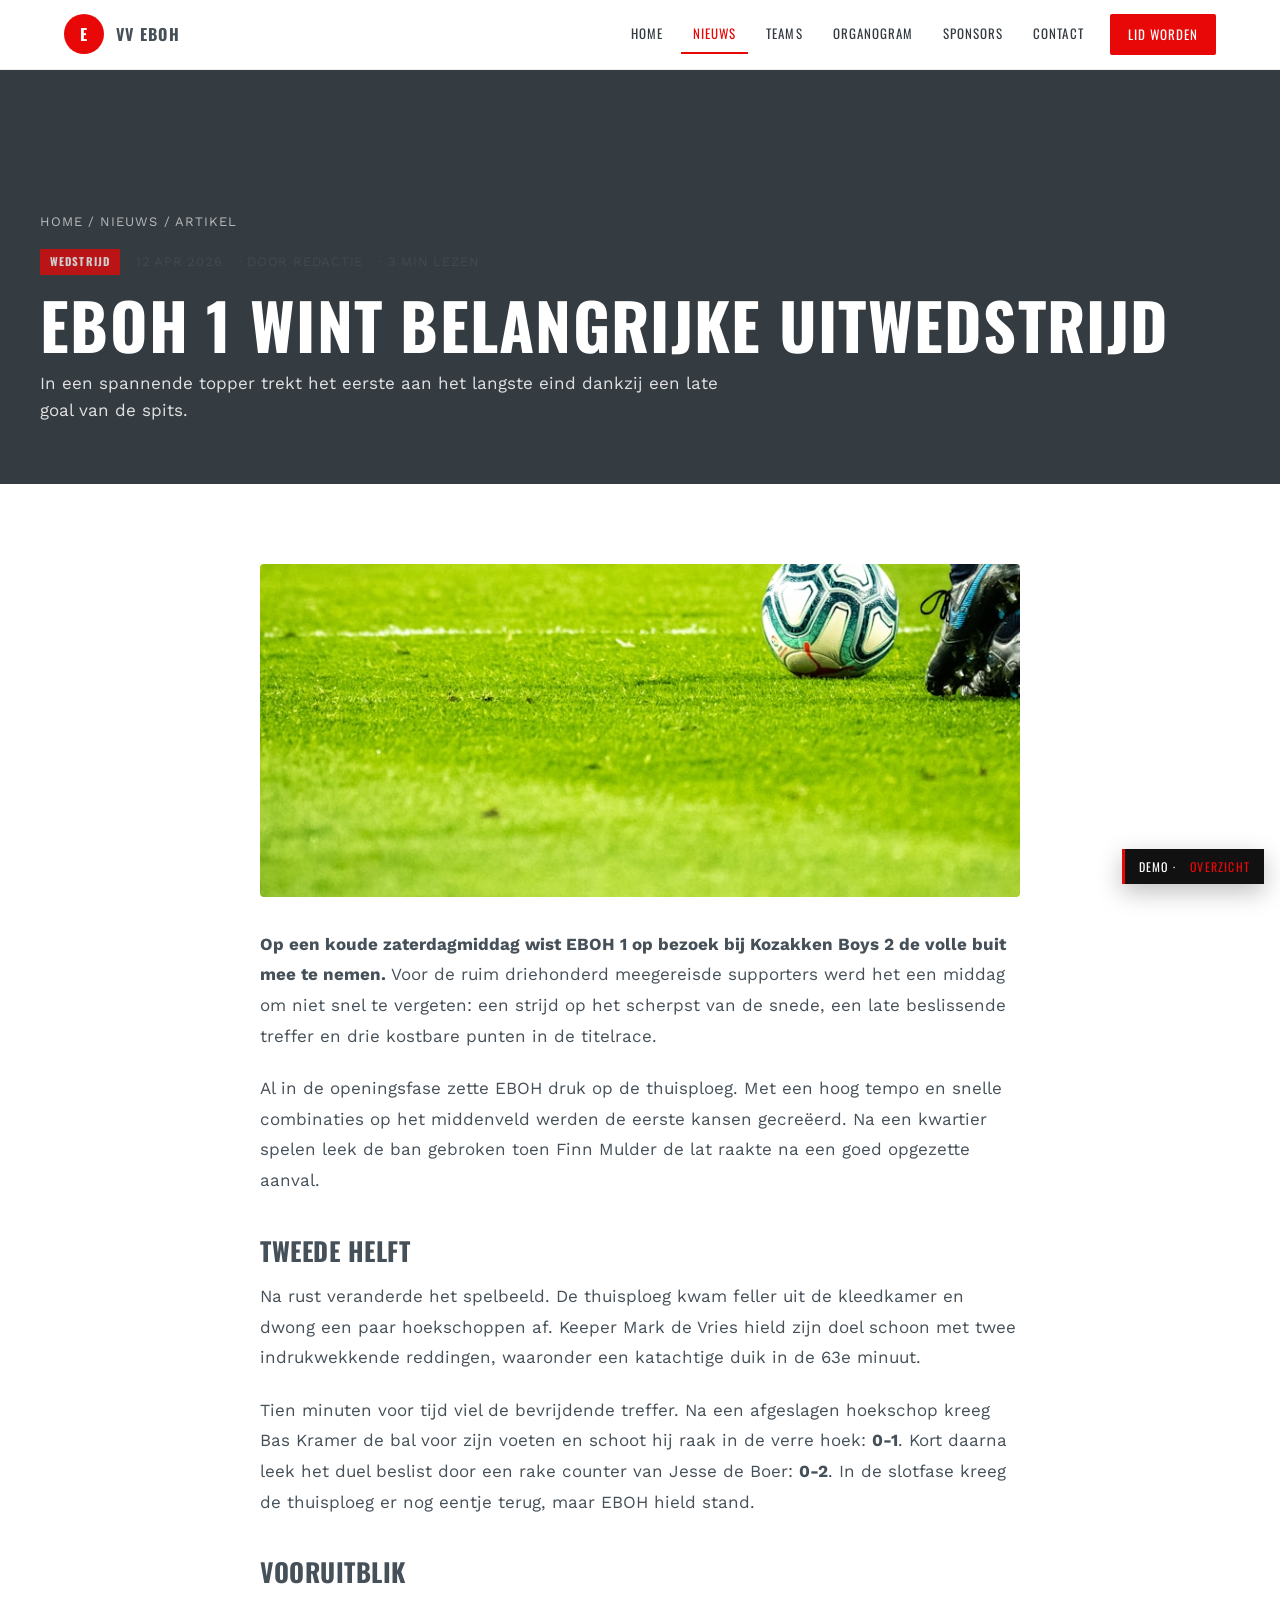
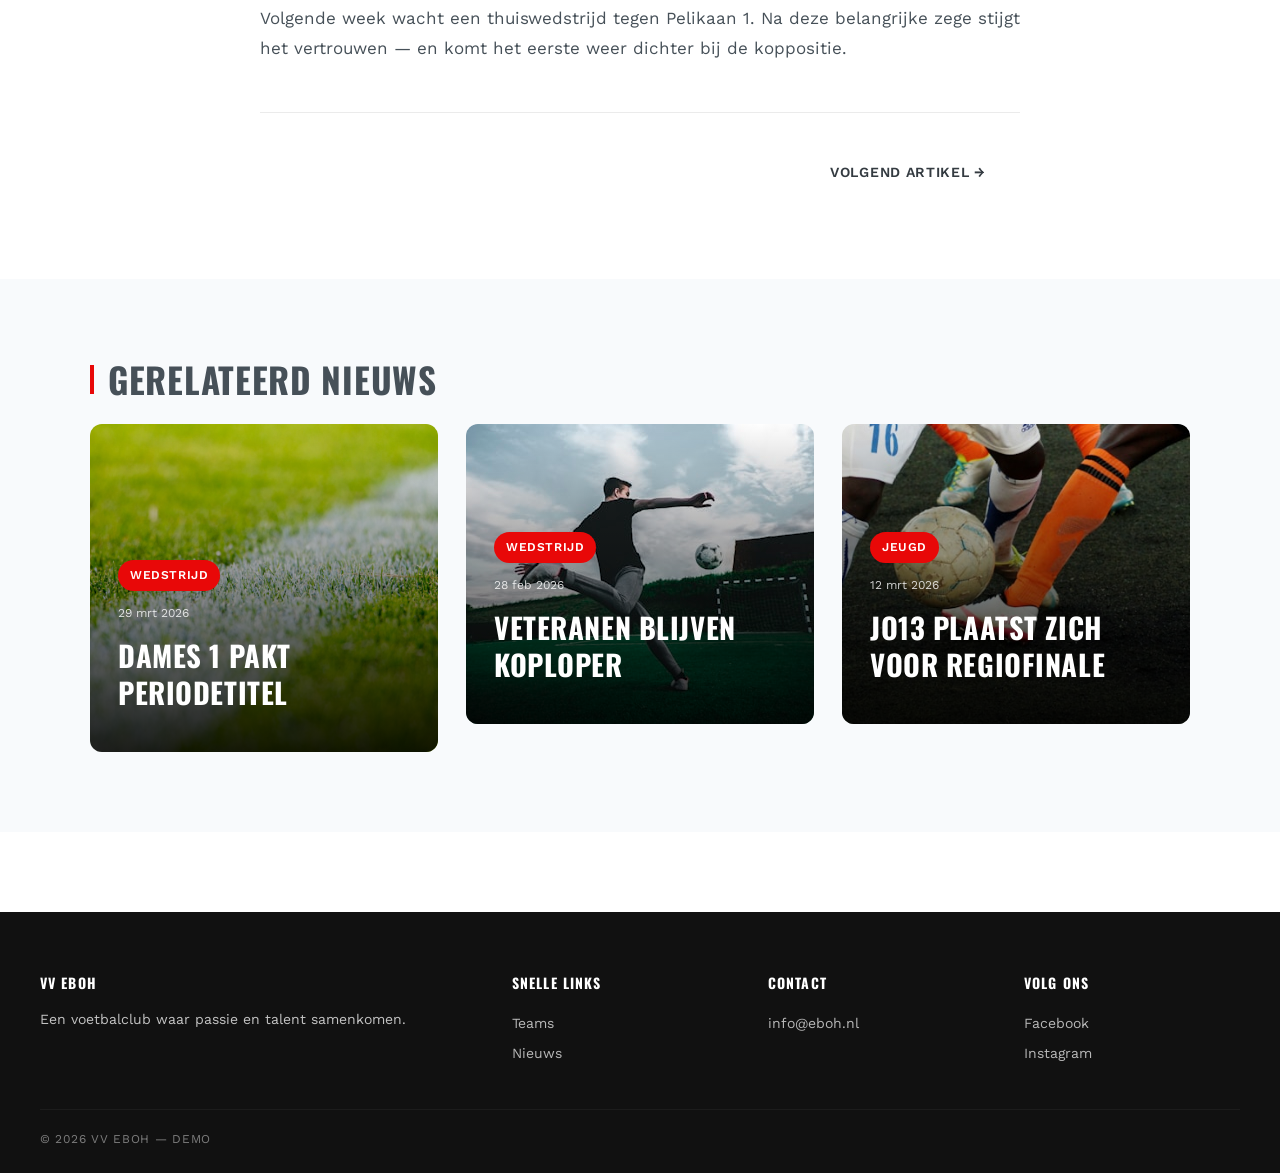
<file: demo/nieuws-detail.html>
<!DOCTYPE html>
<html lang="nl">
<head>
<meta charset="UTF-8">
<meta name="viewport" content="width=device-width, initial-scale=1.0">
<title>EBOH 1 wint belangrijke uitwedstrijd — vv EBOH (demo)</title>
<link rel="preconnect" href="https://fonts.googleapis.com">
<link rel="preconnect" href="https://fonts.gstatic.com" crossorigin>
<link href="https://fonts.googleapis.com/css2?family=Oswald:wght@400;700&family=Work+Sans:wght@400;500;700&family=Crimson+Text:ital@0;1&display=swap" rel="stylesheet">
<link rel="stylesheet" href="eboh-style.css">
<link rel="stylesheet" href="demo.css">
</head>
<body>

<header class="demo-header">
    <div class="demo-header__container">
        <a class="demo-header__logo" href="home.html"><span class="demo-header__logo-mark">E</span><span class="demo-header__logo-text">vv EBOH</span></a>
        <nav class="demo-nav">
            <a href="home.html">Home</a>
            <a href="nieuws.html" class="is-active">Nieuws</a>
            <a href="teams.html">Teams</a>
            <a href="organogram.html">Organogram</a>
            <a href="sponsoring.html">Sponsors</a>
            <a href="contact.html">Contact</a>
            <a href="lid-worden.html" class="demo-nav__cta">Lid worden</a>
        </nav>
    </div>
</header>

<section class="page-hero">
    <div class="page-hero__container">
        <p class="page-hero__breadcrumbs"><a href="home.html">Home</a> / <a href="nieuws.html">Nieuws</a> / Artikel</p>
        <div class="article-meta" style="margin-bottom:16px;">
            <span class="article-meta__tag">Wedstrijd</span>
            <span>12 apr 2026</span>
            <span>· Door Redactie</span>
            <span>· 3 min lezen</span>
        </div>
        <h1 class="page-hero__title">EBOH 1 wint belangrijke uitwedstrijd</h1>
        <p class="page-hero__subtitle">In een spannende topper trekt het eerste aan het langste eind dankzij een late goal van de spits.</p>
    </div>
</section>

<section class="page-shell">
    <div class="page-container page-container--narrow">
        <div class="article-hero" style="background-image: url('images/news-wedstrijd.jpg');"></div>

        <article class="article-body">
            <p><strong>Op een koude zaterdagmiddag wist EBOH 1 op bezoek bij Kozakken Boys 2 de volle buit mee te nemen.</strong> Voor de ruim driehonderd meegereisde supporters werd het een middag om niet snel te vergeten: een strijd op het scherpst van de snede, een late beslissende treffer en drie kostbare punten in de titelrace.</p>

            <p>Al in de openingsfase zette EBOH druk op de thuisploeg. Met een hoog tempo en snelle combinaties op het middenveld werden de eerste kansen gecreëerd. Na een kwartier spelen leek de ban gebroken toen Finn Mulder de lat raakte na een goed opgezette aanval.</p>

            <h2>Tweede helft</h2>
            <p>Na rust veranderde het spelbeeld. De thuisploeg kwam feller uit de kleedkamer en dwong een paar hoekschoppen af. Keeper Mark de Vries hield zijn doel schoon met twee indrukwekkende reddingen, waaronder een katachtige duik in de 63e minuut.</p>

            <p>Tien minuten voor tijd viel de bevrijdende treffer. Na een afgeslagen hoekschop kreeg Bas Kramer de bal voor zijn voeten en schoot hij raak in de verre hoek: <strong>0-1</strong>. Kort daarna leek het duel beslist door een rake counter van Jesse de Boer: <strong>0-2</strong>. In de slotfase kreeg de thuisploeg er nog eentje terug, maar EBOH hield stand.</p>

            <h2>Vooruitblik</h2>
            <p>Volgende week wacht een thuiswedstrijd tegen Pelikaan 1. Na deze belangrijke zege stijgt het vertrouwen — en komt het eerste weer dichter bij de koppositie.</p>
        </article>

        <div style="margin-top:48px;padding-top:32px;border-top:1px solid rgba(0,0,0,0.08);display:flex;justify-content:space-between;gap:20px;flex-wrap:wrap;">
            <a href="nieuws.html" class="btn">← Terug naar nieuws</a>
            <a href="nieuws-detail.html" class="btn filled">Volgend artikel →</a>
        </div>
    </div>
</section>

<section class="page-shell page-shell--muted">
    <div class="page-container">
        <h2 class="page-section__title page-section__title--bar">Gerelateerd nieuws</h2>
        <div class="news-grid" style="grid-template-columns:repeat(auto-fill,minmax(280px,1fr));">
            <a href="nieuws-detail.html" class="news-card" style="background-image: url('images/section-action.jpg');">
                <div class="news-card__content">
                    <span class="news-card__tag">Wedstrijd</span>
                    <p class="news-card__date">29 mrt 2026</p>
                    <h3 class="news-card__title">Dames 1 pakt periodetitel</h3>
                </div>
            </a>
            <a href="nieuws-detail.html" class="news-card" style="background-image: url('images/team-4.jpg');">
                <div class="news-card__content">
                    <span class="news-card__tag">Wedstrijd</span>
                    <p class="news-card__date">28 feb 2026</p>
                    <h3 class="news-card__title">Veteranen blijven koploper</h3>
                </div>
            </a>
            <a href="nieuws-detail.html" class="news-card" style="background-image: url('images/team-2.jpg');">
                <div class="news-card__content">
                    <span class="news-card__tag">Jeugd</span>
                    <p class="news-card__date">12 mrt 2026</p>
                    <h3 class="news-card__title">JO13 plaatst zich voor regiofinale</h3>
                </div>
            </a>
        </div>
    </div>
</section>

<footer class="demo-footer">
    <div class="demo-footer__container">
        <div><h4>vv EBOH</h4><p style="font-size:14px;line-height:1.7;">Een voetbalclub waar passie en talent samenkomen.</p></div>
        <div><h4>Snelle links</h4><a href="teams.html">Teams</a><a href="nieuws.html">Nieuws</a></div>
        <div><h4>Contact</h4><a href="mailto:info@eboh.nl">info@eboh.nl</a></div>
        <div><h4>Volg ons</h4><a href="#">Facebook</a><a href="#">Instagram</a></div>
    </div>
    <div class="demo-footer__bottom">&copy; 2026 vv EBOH — demo</div>
</footer>
<div class="demo-banner">Demo · <a href="index.html">Overzicht</a></div>
</body>
</html>
</file>
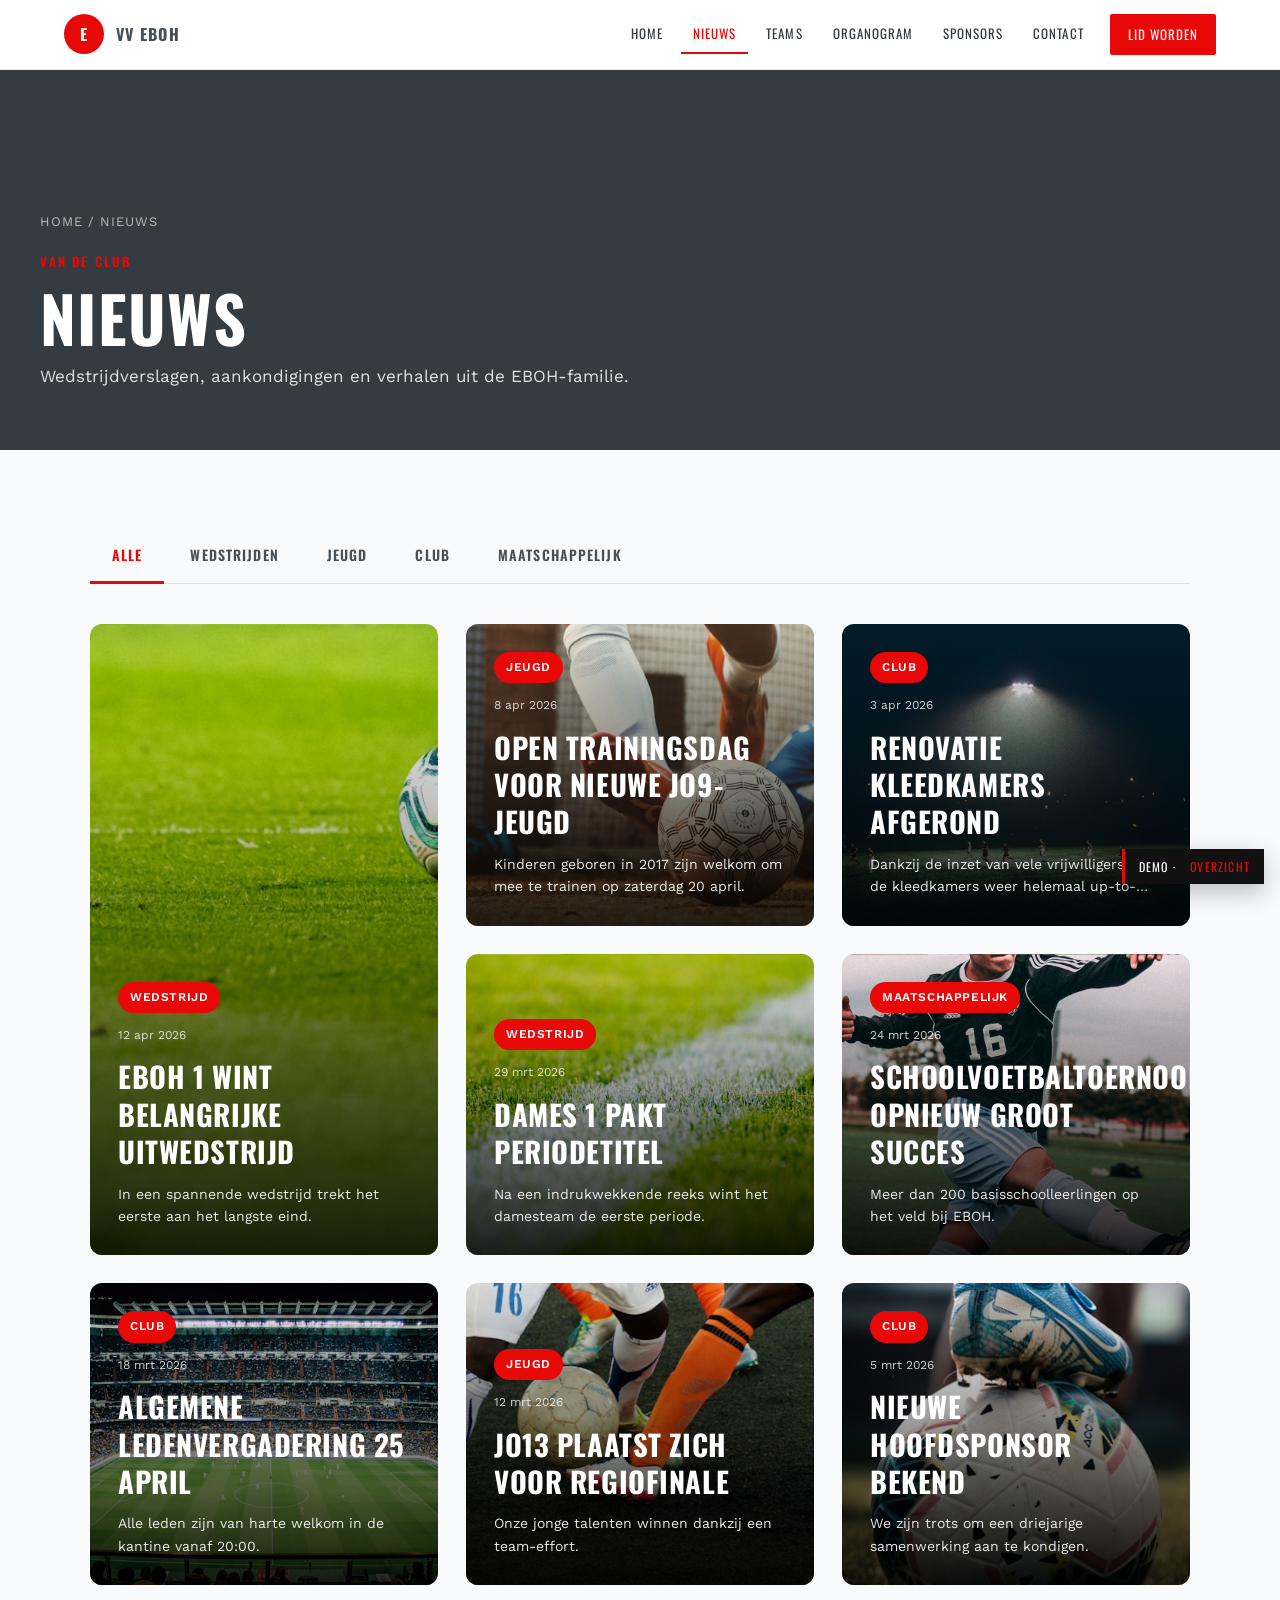
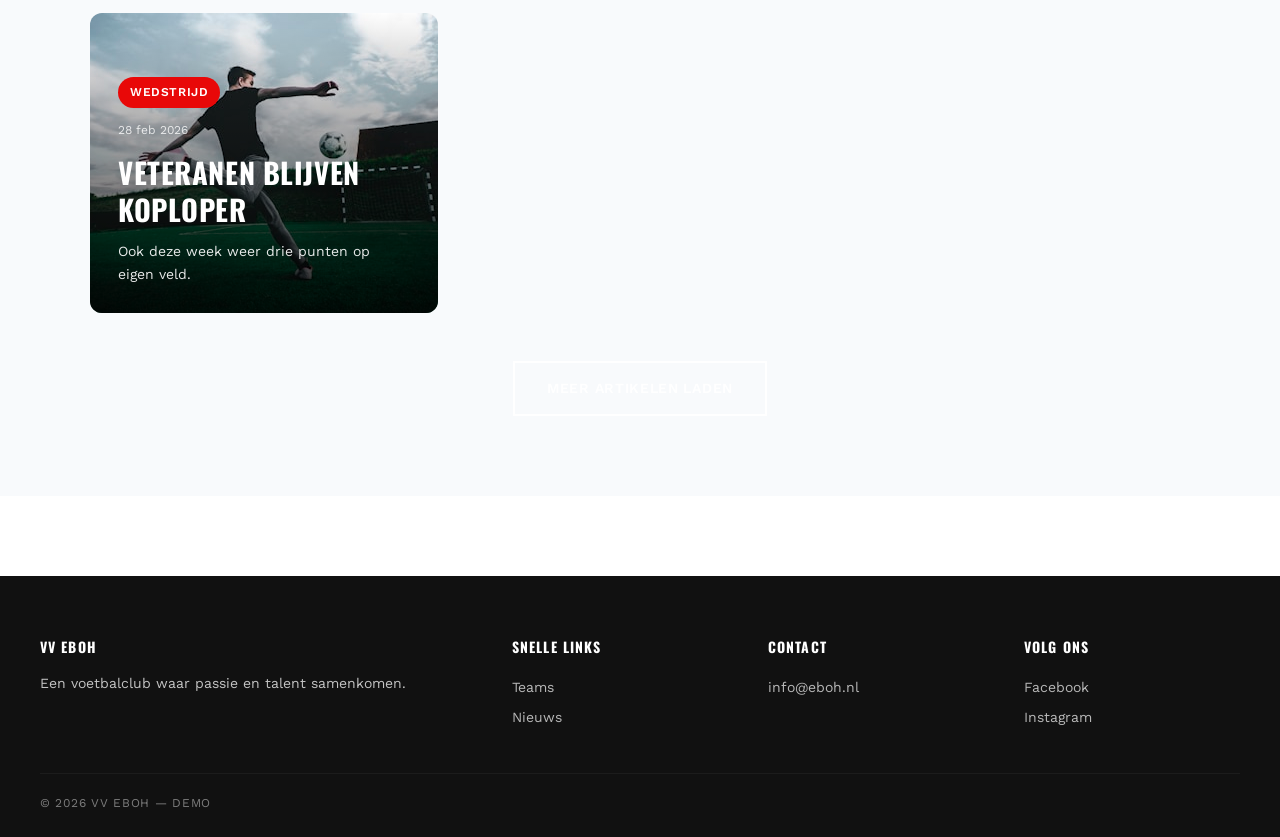
<file: demo/nieuws.html>
<!DOCTYPE html>
<html lang="nl">
<head>
<meta charset="UTF-8">
<meta name="viewport" content="width=device-width, initial-scale=1.0">
<title>Nieuws — vv EBOH (demo)</title>
<link rel="preconnect" href="https://fonts.googleapis.com">
<link rel="preconnect" href="https://fonts.gstatic.com" crossorigin>
<link href="https://fonts.googleapis.com/css2?family=Oswald:wght@400;700&family=Work+Sans:wght@400;500;700&family=Crimson+Text:ital@0;1&display=swap" rel="stylesheet">
<link rel="stylesheet" href="eboh-style.css">
<link rel="stylesheet" href="demo.css">
</head>
<body>

<header class="demo-header">
    <div class="demo-header__container">
        <a class="demo-header__logo" href="home.html"><span class="demo-header__logo-mark">E</span><span class="demo-header__logo-text">vv EBOH</span></a>
        <nav class="demo-nav">
            <a href="home.html">Home</a>
            <a href="nieuws.html" class="is-active">Nieuws</a>
            <a href="teams.html">Teams</a>
            <a href="organogram.html">Organogram</a>
            <a href="sponsoring.html">Sponsors</a>
            <a href="contact.html">Contact</a>
            <a href="lid-worden.html" class="demo-nav__cta">Lid worden</a>
        </nav>
    </div>
</header>

<section class="page-hero">
    <div class="page-hero__container">
        <p class="page-hero__breadcrumbs"><a href="home.html">Home</a> / Nieuws</p>
        <span class="page-hero__eyebrow">Van de club</span>
        <h1 class="page-hero__title">Nieuws</h1>
        <p class="page-hero__subtitle">Wedstrijdverslagen, aankondigingen en verhalen uit de EBOH-familie.</p>
    </div>
</section>

<section class="page-shell page-shell--muted">
    <div class="page-container">
        <div class="tabs" style="margin-bottom:40px;">
            <a class="tabs__item is-active" href="#alle">Alle</a>
            <a class="tabs__item" href="#wedstrijd">Wedstrijden</a>
            <a class="tabs__item" href="#jeugd">Jeugd</a>
            <a class="tabs__item" href="#club">Club</a>
            <a class="tabs__item" href="#maatschappelijk">Maatschappelijk</a>
        </div>

        <div class="news-grid" style="grid-template-columns:repeat(auto-fill,minmax(300px,1fr));">
            <a href="nieuws-detail.html" class="news-card" style="background-image: url('images/news-wedstrijd.jpg');">
                <div class="news-card__content">
                    <span class="news-card__tag">Wedstrijd</span>
                    <p class="news-card__date">12 apr 2026</p>
                    <h3 class="news-card__title">EBOH 1 wint belangrijke uitwedstrijd</h3>
                    <p class="news-card__excerpt">In een spannende wedstrijd trekt het eerste aan het langste eind.</p>
                </div>
            </a>
            <a href="nieuws-detail.html" class="news-card" style="background-image: url('images/news-training.jpg');">
                <div class="news-card__content">
                    <span class="news-card__tag">Jeugd</span>
                    <p class="news-card__date">8 apr 2026</p>
                    <h3 class="news-card__title">Open trainingsdag voor nieuwe JO9-jeugd</h3>
                    <p class="news-card__excerpt">Kinderen geboren in 2017 zijn welkom om mee te trainen op zaterdag 20 april.</p>
                </div>
            </a>
            <a href="nieuws-detail.html" class="news-card" style="background-image: url('images/news-veld.jpg');">
                <div class="news-card__content">
                    <span class="news-card__tag">Club</span>
                    <p class="news-card__date">3 apr 2026</p>
                    <h3 class="news-card__title">Renovatie kleedkamers afgerond</h3>
                    <p class="news-card__excerpt">Dankzij de inzet van vele vrijwilligers zijn de kleedkamers weer helemaal up-to-date.</p>
                </div>
            </a>
            <a href="nieuws-detail.html" class="news-card" style="background-image: url('images/section-action.jpg');">
                <div class="news-card__content">
                    <span class="news-card__tag">Wedstrijd</span>
                    <p class="news-card__date">29 mrt 2026</p>
                    <h3 class="news-card__title">Dames 1 pakt periodetitel</h3>
                    <p class="news-card__excerpt">Na een indrukwekkende reeks wint het damesteam de eerste periode.</p>
                </div>
            </a>
            <a href="nieuws-detail.html" class="news-card" style="background-image: url('images/section-training.jpg');">
                <div class="news-card__content">
                    <span class="news-card__tag">Maatschappelijk</span>
                    <p class="news-card__date">24 mrt 2026</p>
                    <h3 class="news-card__title">Schoolvoetbaltoernooi opnieuw groot succes</h3>
                    <p class="news-card__excerpt">Meer dan 200 basisschoolleerlingen op het veld bij EBOH.</p>
                </div>
            </a>
            <a href="nieuws-detail.html" class="news-card" style="background-image: url('images/highlight-programma.jpg');">
                <div class="news-card__content">
                    <span class="news-card__tag">Club</span>
                    <p class="news-card__date">18 mrt 2026</p>
                    <h3 class="news-card__title">Algemene ledenvergadering 25 april</h3>
                    <p class="news-card__excerpt">Alle leden zijn van harte welkom in de kantine vanaf 20:00.</p>
                </div>
            </a>
            <a href="nieuws-detail.html" class="news-card" style="background-image: url('images/team-2.jpg');">
                <div class="news-card__content">
                    <span class="news-card__tag">Jeugd</span>
                    <p class="news-card__date">12 mrt 2026</p>
                    <h3 class="news-card__title">JO13 plaatst zich voor regiofinale</h3>
                    <p class="news-card__excerpt">Onze jonge talenten winnen dankzij een team-effort.</p>
                </div>
            </a>
            <a href="nieuws-detail.html" class="news-card" style="background-image: url('images/team-3.jpg');">
                <div class="news-card__content">
                    <span class="news-card__tag">Club</span>
                    <p class="news-card__date">5 mrt 2026</p>
                    <h3 class="news-card__title">Nieuwe hoofdsponsor bekend</h3>
                    <p class="news-card__excerpt">We zijn trots om een driejarige samenwerking aan te kondigen.</p>
                </div>
            </a>
            <a href="nieuws-detail.html" class="news-card" style="background-image: url('images/team-4.jpg');">
                <div class="news-card__content">
                    <span class="news-card__tag">Wedstrijd</span>
                    <p class="news-card__date">28 feb 2026</p>
                    <h3 class="news-card__title">Veteranen blijven koploper</h3>
                    <p class="news-card__excerpt">Ook deze week weer drie punten op eigen veld.</p>
                </div>
            </a>
        </div>

        <div style="text-align:center;margin-top:48px;">
            <a href="#" class="btn">Meer artikelen laden</a>
        </div>
    </div>
</section>

<footer class="demo-footer">
    <div class="demo-footer__container">
        <div><h4>vv EBOH</h4><p style="font-size:14px;line-height:1.7;">Een voetbalclub waar passie en talent samenkomen.</p></div>
        <div><h4>Snelle links</h4><a href="teams.html">Teams</a><a href="nieuws.html">Nieuws</a></div>
        <div><h4>Contact</h4><a href="mailto:info@eboh.nl">info@eboh.nl</a></div>
        <div><h4>Volg ons</h4><a href="#">Facebook</a><a href="#">Instagram</a></div>
    </div>
    <div class="demo-footer__bottom">&copy; 2026 vv EBOH — demo</div>
</footer>
<div class="demo-banner">Demo · <a href="index.html">Overzicht</a></div>
</body>
</html>
</file>
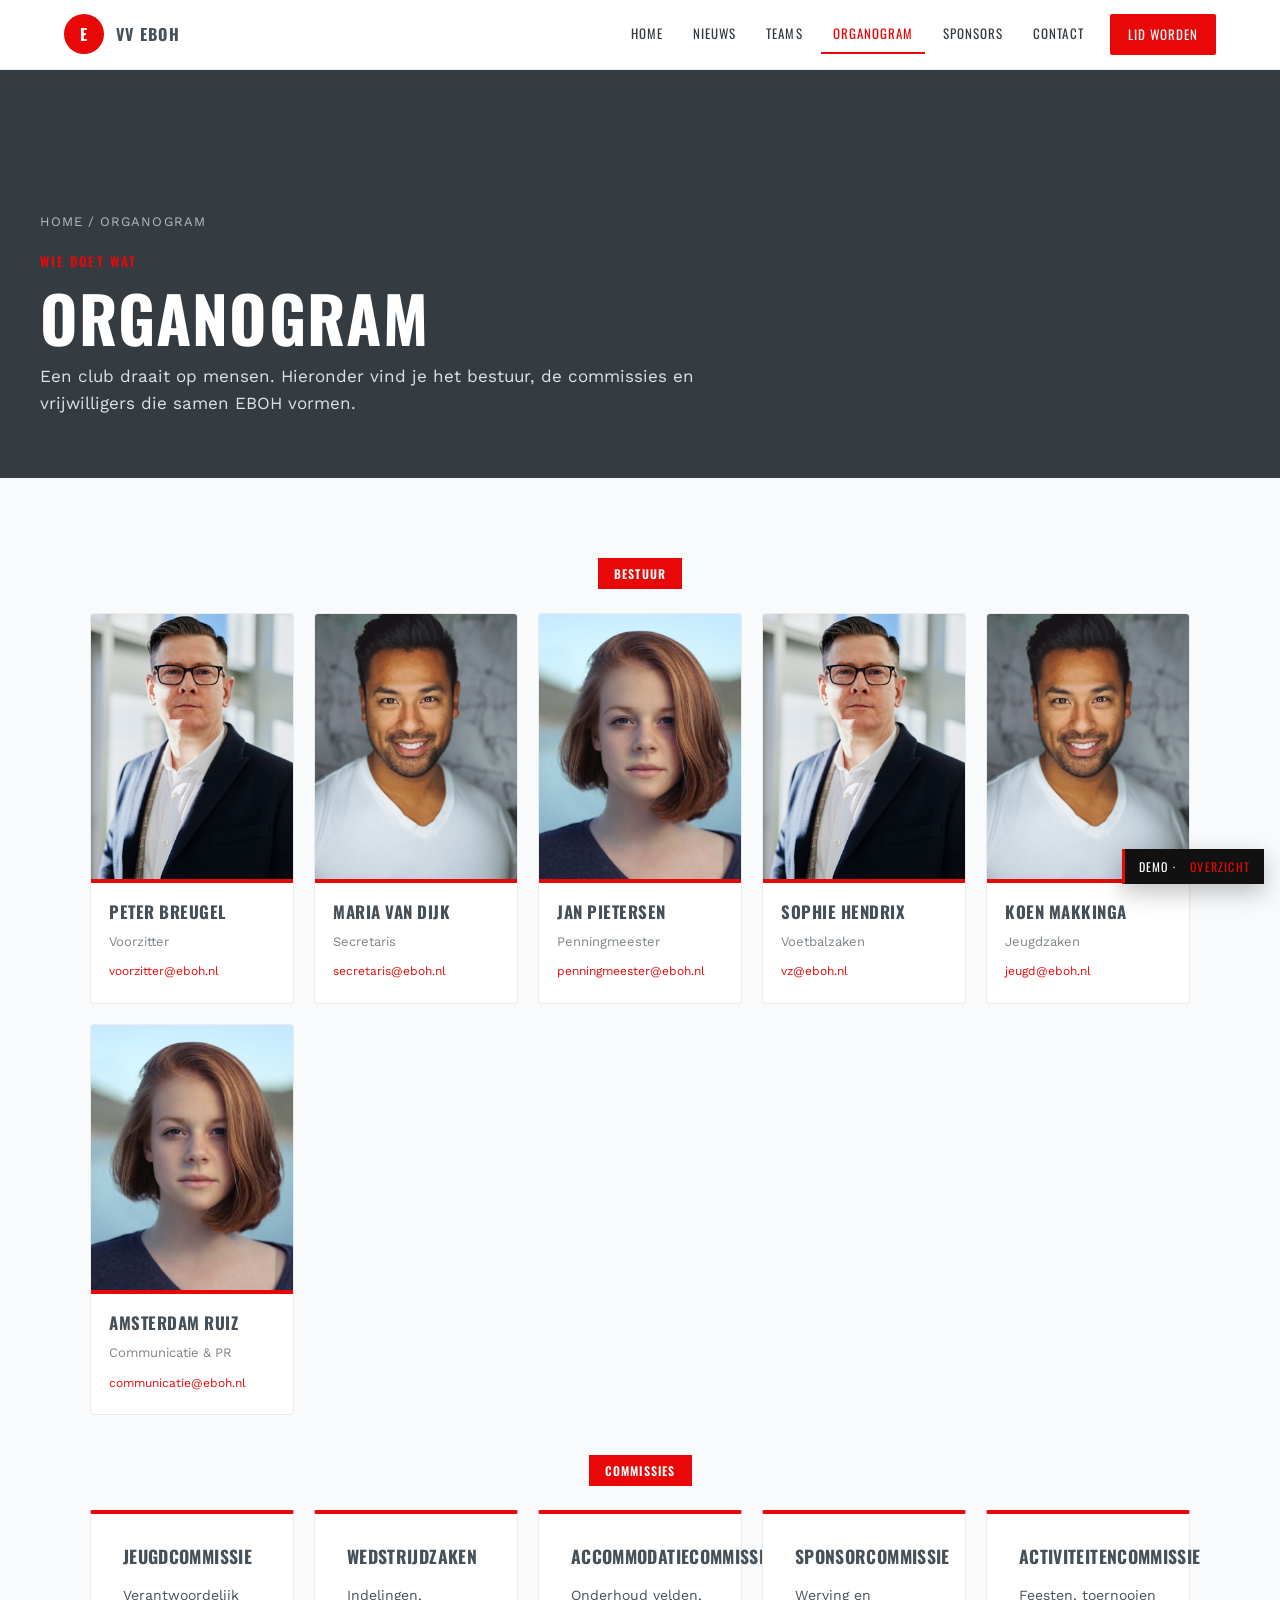
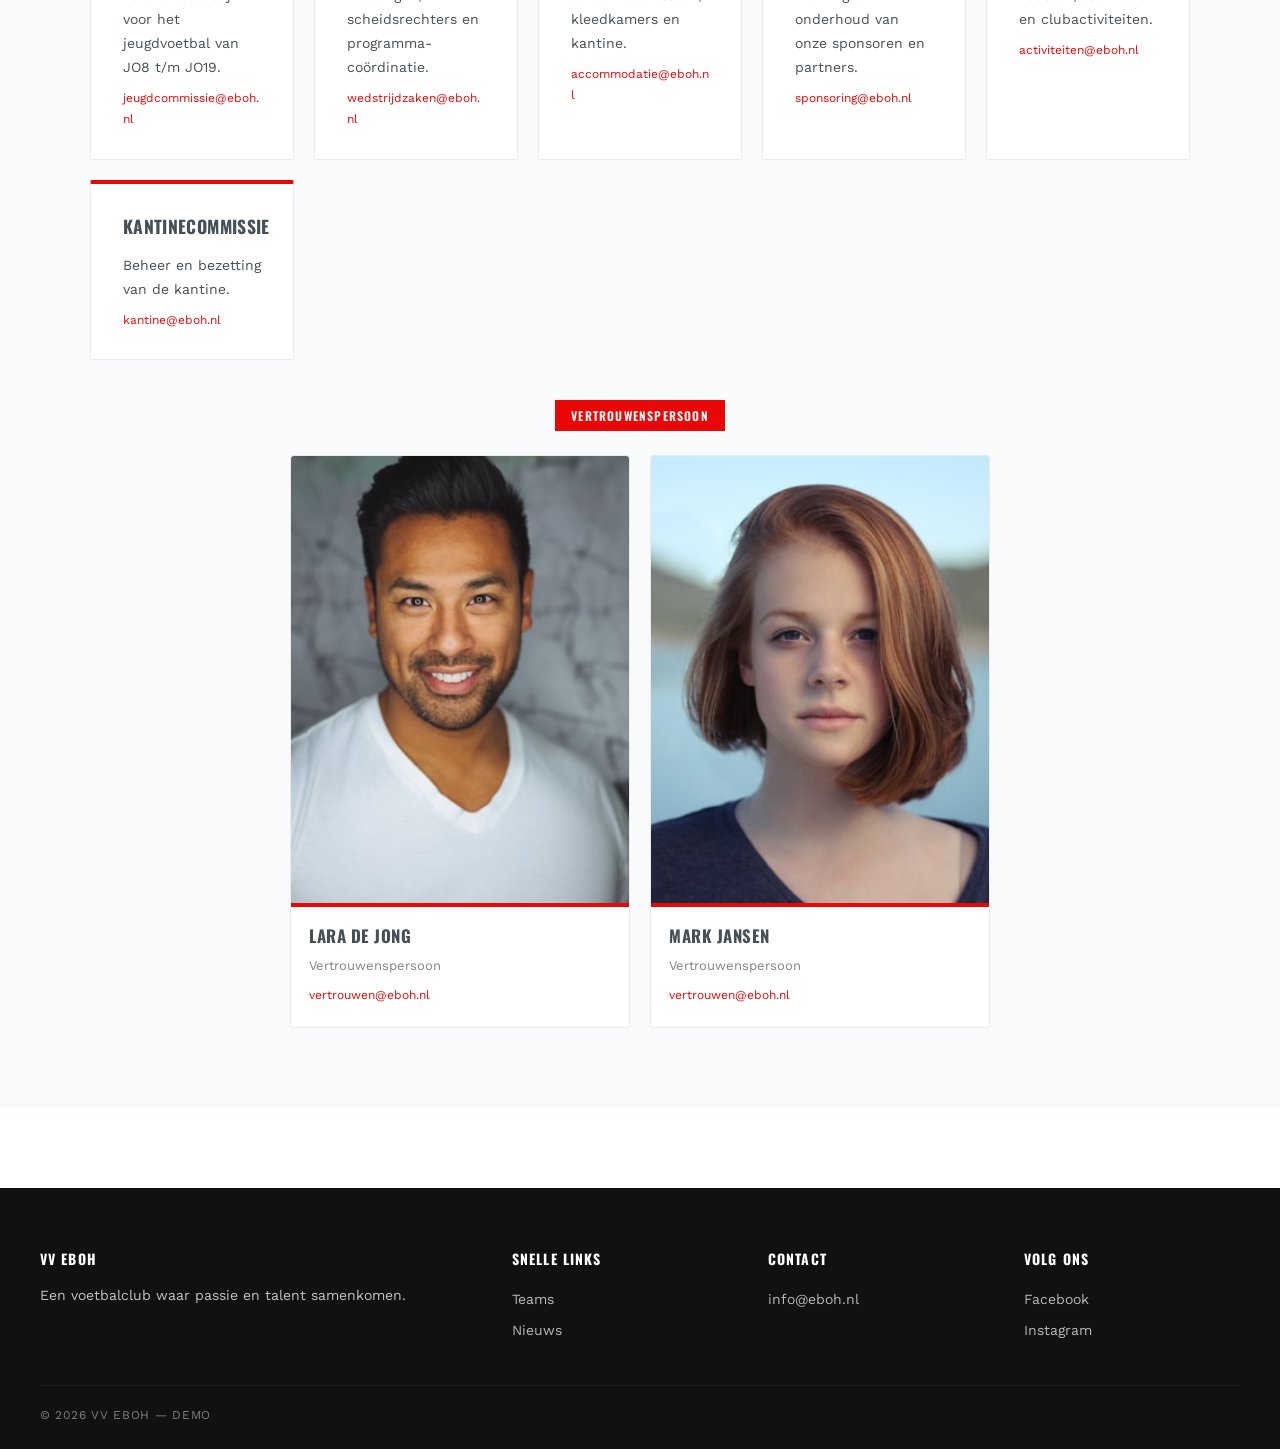
<file: demo/organogram.html>
<!DOCTYPE html>
<html lang="nl">
<head>
<meta charset="UTF-8">
<meta name="viewport" content="width=device-width, initial-scale=1.0">
<title>Organogram — vv EBOH (demo)</title>
<link rel="preconnect" href="https://fonts.googleapis.com">
<link rel="preconnect" href="https://fonts.gstatic.com" crossorigin>
<link href="https://fonts.googleapis.com/css2?family=Oswald:wght@400;700&family=Work+Sans:wght@400;500;700&family=Crimson+Text:ital@0;1&display=swap" rel="stylesheet">
<link rel="stylesheet" href="eboh-style.css">
<link rel="stylesheet" href="demo.css">
</head>
<body>

<header class="demo-header">
    <div class="demo-header__container">
        <a class="demo-header__logo" href="home.html"><span class="demo-header__logo-mark">E</span><span class="demo-header__logo-text">vv EBOH</span></a>
        <nav class="demo-nav">
            <a href="home.html">Home</a>
            <a href="nieuws.html">Nieuws</a>
            <a href="teams.html">Teams</a>
            <a href="organogram.html" class="is-active">Organogram</a>
            <a href="sponsoring.html">Sponsors</a>
            <a href="contact.html">Contact</a>
            <a href="lid-worden.html" class="demo-nav__cta">Lid worden</a>
        </nav>
    </div>
</header>

<section class="page-hero">
    <div class="page-hero__container">
        <p class="page-hero__breadcrumbs"><a href="home.html">Home</a> / Organogram</p>
        <span class="page-hero__eyebrow">Wie doet wat</span>
        <h1 class="page-hero__title">Organogram</h1>
        <p class="page-hero__subtitle">Een club draait op mensen. Hieronder vind je het bestuur, de commissies en vrijwilligers die samen EBOH vormen.</p>
    </div>
</section>

<section class="page-shell page-shell--muted">
    <div class="page-container">
        <div class="org-chart">

            <!-- Bestuur -->
            <div class="org-tier">
                <span class="org-tier__label">Bestuur</span>
                <div class="org-tier__grid">
                    <div class="person-card">
                        <div class="person-card__photo" style="background-image:url('images/person-1.jpg');"></div>
                        <div class="person-card__body">
                            <h3 class="person-card__name">Peter Breugel</h3>
                            <p class="person-card__role">Voorzitter</p>
                            <p class="person-card__contact">voorzitter@eboh.nl</p>
                        </div>
                    </div>
                    <div class="person-card">
                        <div class="person-card__photo" style="background-image:url('images/person-2.jpg');"></div>
                        <div class="person-card__body">
                            <h3 class="person-card__name">Maria van Dijk</h3>
                            <p class="person-card__role">Secretaris</p>
                            <p class="person-card__contact">secretaris@eboh.nl</p>
                        </div>
                    </div>
                    <div class="person-card">
                        <div class="person-card__photo" style="background-image:url('images/person-3.jpg');"></div>
                        <div class="person-card__body">
                            <h3 class="person-card__name">Jan Pietersen</h3>
                            <p class="person-card__role">Penningmeester</p>
                            <p class="person-card__contact">penningmeester@eboh.nl</p>
                        </div>
                    </div>
                    <div class="person-card">
                        <div class="person-card__photo" style="background-image:url('images/person-1.jpg');"></div>
                        <div class="person-card__body">
                            <h3 class="person-card__name">Sophie Hendrix</h3>
                            <p class="person-card__role">Voetbalzaken</p>
                            <p class="person-card__contact">vz@eboh.nl</p>
                        </div>
                    </div>
                    <div class="person-card">
                        <div class="person-card__photo" style="background-image:url('images/person-2.jpg');"></div>
                        <div class="person-card__body">
                            <h3 class="person-card__name">Koen Makkinga</h3>
                            <p class="person-card__role">Jeugdzaken</p>
                            <p class="person-card__contact">jeugd@eboh.nl</p>
                        </div>
                    </div>
                    <div class="person-card">
                        <div class="person-card__photo" style="background-image:url('images/person-3.jpg');"></div>
                        <div class="person-card__body">
                            <h3 class="person-card__name">Amsterdam Ruiz</h3>
                            <p class="person-card__role">Communicatie &amp; PR</p>
                            <p class="person-card__contact">communicatie@eboh.nl</p>
                        </div>
                    </div>
                </div>
            </div>

            <!-- Commissies -->
            <div class="org-tier">
                <span class="org-tier__label">Commissies</span>
                <div class="org-tier__grid">
                    <div class="info-card">
                        <h3 class="info-card__title">Jeugdcommissie</h3>
                        <p style="font-size:14px;line-height:1.7;margin:0 0 8px;">Verantwoordelijk voor het jeugdvoetbal van JO8 t/m JO19.</p>
                        <p class="person-card__contact">jeugdcommissie@eboh.nl</p>
                    </div>
                    <div class="info-card">
                        <h3 class="info-card__title">Wedstrijdzaken</h3>
                        <p style="font-size:14px;line-height:1.7;margin:0 0 8px;">Indelingen, scheidsrechters en programma-coördinatie.</p>
                        <p class="person-card__contact">wedstrijdzaken@eboh.nl</p>
                    </div>
                    <div class="info-card">
                        <h3 class="info-card__title">Accommodatiecommissie</h3>
                        <p style="font-size:14px;line-height:1.7;margin:0 0 8px;">Onderhoud velden, kleedkamers en kantine.</p>
                        <p class="person-card__contact">accommodatie@eboh.nl</p>
                    </div>
                    <div class="info-card">
                        <h3 class="info-card__title">Sponsorcommissie</h3>
                        <p style="font-size:14px;line-height:1.7;margin:0 0 8px;">Werving en onderhoud van onze sponsoren en partners.</p>
                        <p class="person-card__contact">sponsoring@eboh.nl</p>
                    </div>
                    <div class="info-card">
                        <h3 class="info-card__title">Activiteitencommissie</h3>
                        <p style="font-size:14px;line-height:1.7;margin:0 0 8px;">Feesten, toernooien en clubactiviteiten.</p>
                        <p class="person-card__contact">activiteiten@eboh.nl</p>
                    </div>
                    <div class="info-card">
                        <h3 class="info-card__title">Kantinecommissie</h3>
                        <p style="font-size:14px;line-height:1.7;margin:0 0 8px;">Beheer en bezetting van de kantine.</p>
                        <p class="person-card__contact">kantine@eboh.nl</p>
                    </div>
                </div>
            </div>

            <!-- Vertrouwenspersoon -->
            <div class="org-tier">
                <span class="org-tier__label">Vertrouwenspersoon</span>
                <div class="org-tier__grid" style="grid-template-columns:repeat(auto-fit,minmax(260px,1fr));max-width:700px;margin:0 auto;">
                    <div class="person-card">
                        <div class="person-card__photo" style="background-image:url('images/person-2.jpg');"></div>
                        <div class="person-card__body">
                            <h3 class="person-card__name">Lara de Jong</h3>
                            <p class="person-card__role">Vertrouwenspersoon</p>
                            <p class="person-card__contact">vertrouwen@eboh.nl</p>
                        </div>
                    </div>
                    <div class="person-card">
                        <div class="person-card__photo" style="background-image:url('images/person-3.jpg');"></div>
                        <div class="person-card__body">
                            <h3 class="person-card__name">Mark Jansen</h3>
                            <p class="person-card__role">Vertrouwenspersoon</p>
                            <p class="person-card__contact">vertrouwen@eboh.nl</p>
                        </div>
                    </div>
                </div>
            </div>

        </div>
    </div>
</section>

<footer class="demo-footer">
    <div class="demo-footer__container">
        <div><h4>vv EBOH</h4><p style="font-size:14px;line-height:1.7;">Een voetbalclub waar passie en talent samenkomen.</p></div>
        <div><h4>Snelle links</h4><a href="teams.html">Teams</a><a href="nieuws.html">Nieuws</a></div>
        <div><h4>Contact</h4><a href="mailto:info@eboh.nl">info@eboh.nl</a></div>
        <div><h4>Volg ons</h4><a href="#">Facebook</a><a href="#">Instagram</a></div>
    </div>
    <div class="demo-footer__bottom">&copy; 2026 vv EBOH — demo</div>
</footer>
<div class="demo-banner">Demo · <a href="index.html">Overzicht</a></div>
</body>
</html>
</file>
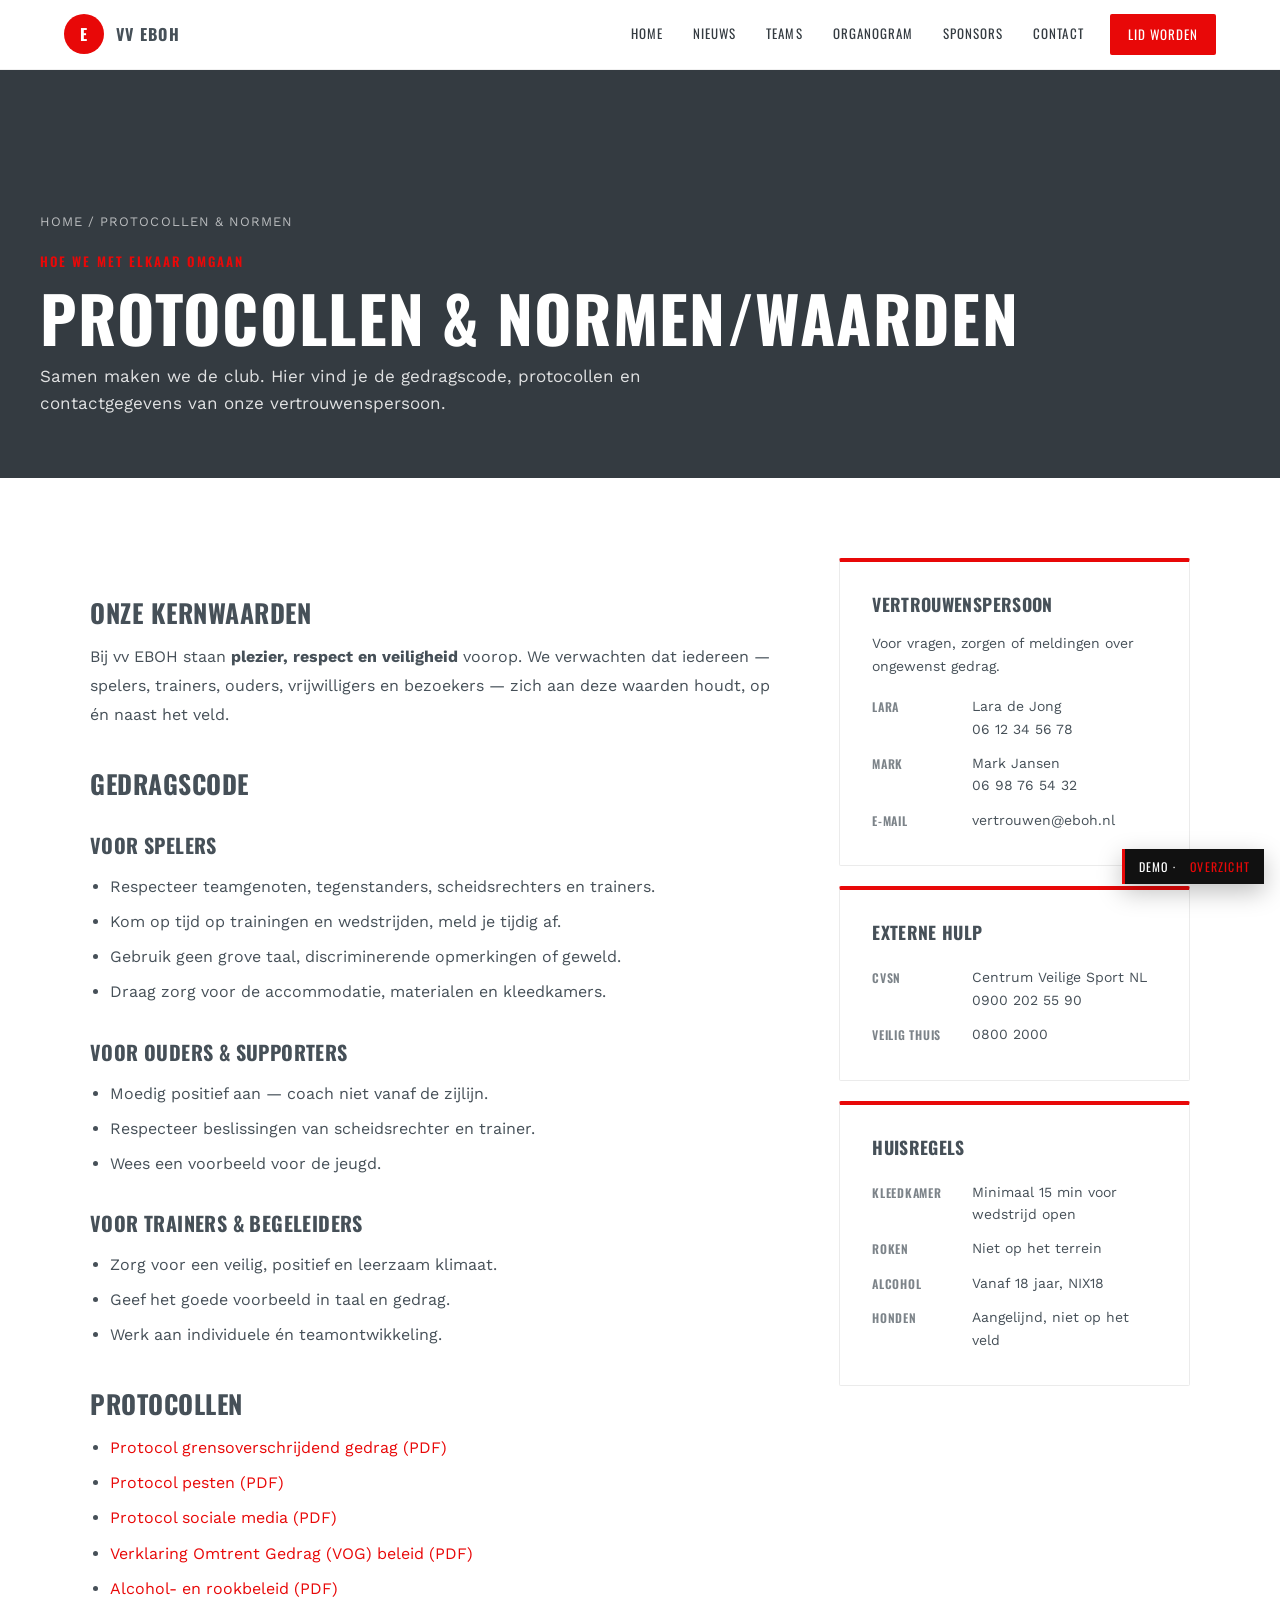
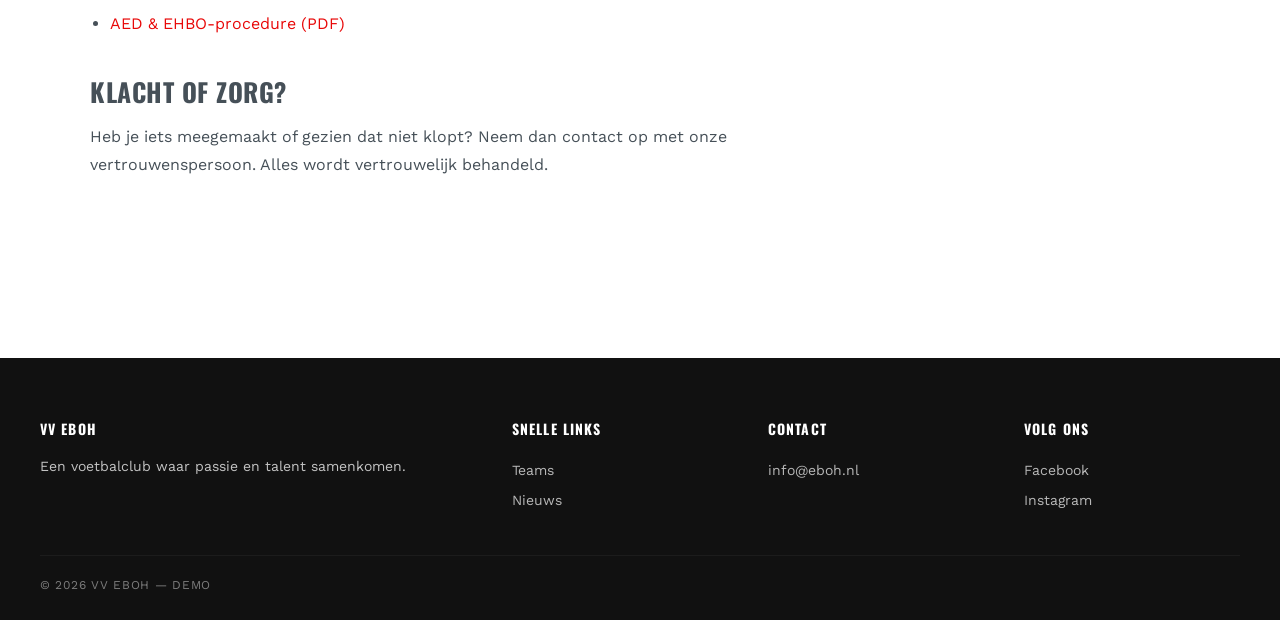
<file: demo/protocollen.html>
<!DOCTYPE html>
<html lang="nl">
<head>
<meta charset="UTF-8">
<meta name="viewport" content="width=device-width, initial-scale=1.0">
<title>Protocollen &amp; normen — vv EBOH (demo)</title>
<link rel="preconnect" href="https://fonts.googleapis.com">
<link rel="preconnect" href="https://fonts.gstatic.com" crossorigin>
<link href="https://fonts.googleapis.com/css2?family=Oswald:wght@400;700&family=Work+Sans:wght@400;500;700&family=Crimson+Text:ital@0;1&display=swap" rel="stylesheet">
<link rel="stylesheet" href="eboh-style.css">
<link rel="stylesheet" href="demo.css">
</head>
<body>

<header class="demo-header">
    <div class="demo-header__container">
        <a class="demo-header__logo" href="home.html"><span class="demo-header__logo-mark">E</span><span class="demo-header__logo-text">vv EBOH</span></a>
        <nav class="demo-nav">
            <a href="home.html">Home</a>
            <a href="nieuws.html">Nieuws</a>
            <a href="teams.html">Teams</a>
            <a href="organogram.html">Organogram</a>
            <a href="sponsoring.html">Sponsors</a>
            <a href="contact.html">Contact</a>
            <a href="lid-worden.html" class="demo-nav__cta">Lid worden</a>
        </nav>
    </div>
</header>

<section class="page-hero">
    <div class="page-hero__container">
        <p class="page-hero__breadcrumbs"><a href="home.html">Home</a> / Protocollen &amp; normen</p>
        <span class="page-hero__eyebrow">Hoe we met elkaar omgaan</span>
        <h1 class="page-hero__title">Protocollen &amp; normen/waarden</h1>
        <p class="page-hero__subtitle">Samen maken we de club. Hier vind je de gedragscode, protocollen en contactgegevens van onze vertrouwenspersoon.</p>
    </div>
</section>

<section class="page-shell">
    <div class="page-container">
        <div class="two-col">
            <div class="page-content">
                <h2>Onze kernwaarden</h2>
                <p>Bij vv EBOH staan <strong>plezier, respect en veiligheid</strong> voorop. We verwachten dat iedereen — spelers, trainers, ouders, vrijwilligers en bezoekers — zich aan deze waarden houdt, op én naast het veld.</p>

                <h2>Gedragscode</h2>
                <h3>Voor spelers</h3>
                <ul>
                    <li>Respecteer teamgenoten, tegenstanders, scheidsrechters en trainers.</li>
                    <li>Kom op tijd op trainingen en wedstrijden, meld je tijdig af.</li>
                    <li>Gebruik geen grove taal, discriminerende opmerkingen of geweld.</li>
                    <li>Draag zorg voor de accommodatie, materialen en kleedkamers.</li>
                </ul>

                <h3>Voor ouders &amp; supporters</h3>
                <ul>
                    <li>Moedig positief aan — coach niet vanaf de zijlijn.</li>
                    <li>Respecteer beslissingen van scheidsrechter en trainer.</li>
                    <li>Wees een voorbeeld voor de jeugd.</li>
                </ul>

                <h3>Voor trainers &amp; begeleiders</h3>
                <ul>
                    <li>Zorg voor een veilig, positief en leerzaam klimaat.</li>
                    <li>Geef het goede voorbeeld in taal en gedrag.</li>
                    <li>Werk aan individuele én teamontwikkeling.</li>
                </ul>

                <h2>Protocollen</h2>
                <ul>
                    <li><a href="#">Protocol grensoverschrijdend gedrag (PDF)</a></li>
                    <li><a href="#">Protocol pesten (PDF)</a></li>
                    <li><a href="#">Protocol sociale media (PDF)</a></li>
                    <li><a href="#">Verklaring Omtrent Gedrag (VOG) beleid (PDF)</a></li>
                    <li><a href="#">Alcohol- en rookbeleid (PDF)</a></li>
                    <li><a href="#">AED &amp; EHBO-procedure (PDF)</a></li>
                </ul>

                <h2>Klacht of zorg?</h2>
                <p>Heb je iets meegemaakt of gezien dat niet klopt? Neem dan contact op met onze vertrouwenspersoon. Alles wordt vertrouwelijk behandeld.</p>
            </div>

            <aside>
                <div class="info-card" style="margin-bottom:20px;">
                    <h3 class="info-card__title">Vertrouwenspersoon</h3>
                    <p style="font-size:14px;line-height:1.7;margin:0 0 10px;">Voor vragen, zorgen of meldingen over ongewenst gedrag.</p>
                    <ul class="info-card__list">
                        <li><strong>Lara</strong><span>Lara de Jong<br>06 12 34 56 78</span></li>
                        <li><strong>Mark</strong><span>Mark Jansen<br>06 98 76 54 32</span></li>
                        <li><strong>E-mail</strong><span>vertrouwen@eboh.nl</span></li>
                    </ul>
                </div>

                <div class="info-card" style="margin-bottom:20px;">
                    <h3 class="info-card__title">Externe hulp</h3>
                    <ul class="info-card__list">
                        <li><strong>CVSN</strong><span>Centrum Veilige Sport NL<br>0900 202 55 90</span></li>
                        <li><strong>Veilig Thuis</strong><span>0800 2000</span></li>
                    </ul>
                </div>

                <div class="info-card">
                    <h3 class="info-card__title">Huisregels</h3>
                    <ul class="info-card__list">
                        <li><strong>Kleedkamer</strong><span>Minimaal 15 min voor wedstrijd open</span></li>
                        <li><strong>Roken</strong><span>Niet op het terrein</span></li>
                        <li><strong>Alcohol</strong><span>Vanaf 18 jaar, NIX18</span></li>
                        <li><strong>Honden</strong><span>Aangelijnd, niet op het veld</span></li>
                    </ul>
                </div>
            </aside>
        </div>
    </div>
</section>

<footer class="demo-footer">
    <div class="demo-footer__container">
        <div><h4>vv EBOH</h4><p style="font-size:14px;line-height:1.7;">Een voetbalclub waar passie en talent samenkomen.</p></div>
        <div><h4>Snelle links</h4><a href="teams.html">Teams</a><a href="nieuws.html">Nieuws</a></div>
        <div><h4>Contact</h4><a href="mailto:info@eboh.nl">info@eboh.nl</a></div>
        <div><h4>Volg ons</h4><a href="#">Facebook</a><a href="#">Instagram</a></div>
    </div>
    <div class="demo-footer__bottom">&copy; 2026 vv EBOH — demo</div>
</footer>
<div class="demo-banner">Demo · <a href="index.html">Overzicht</a></div>
</body>
</html>
</file>
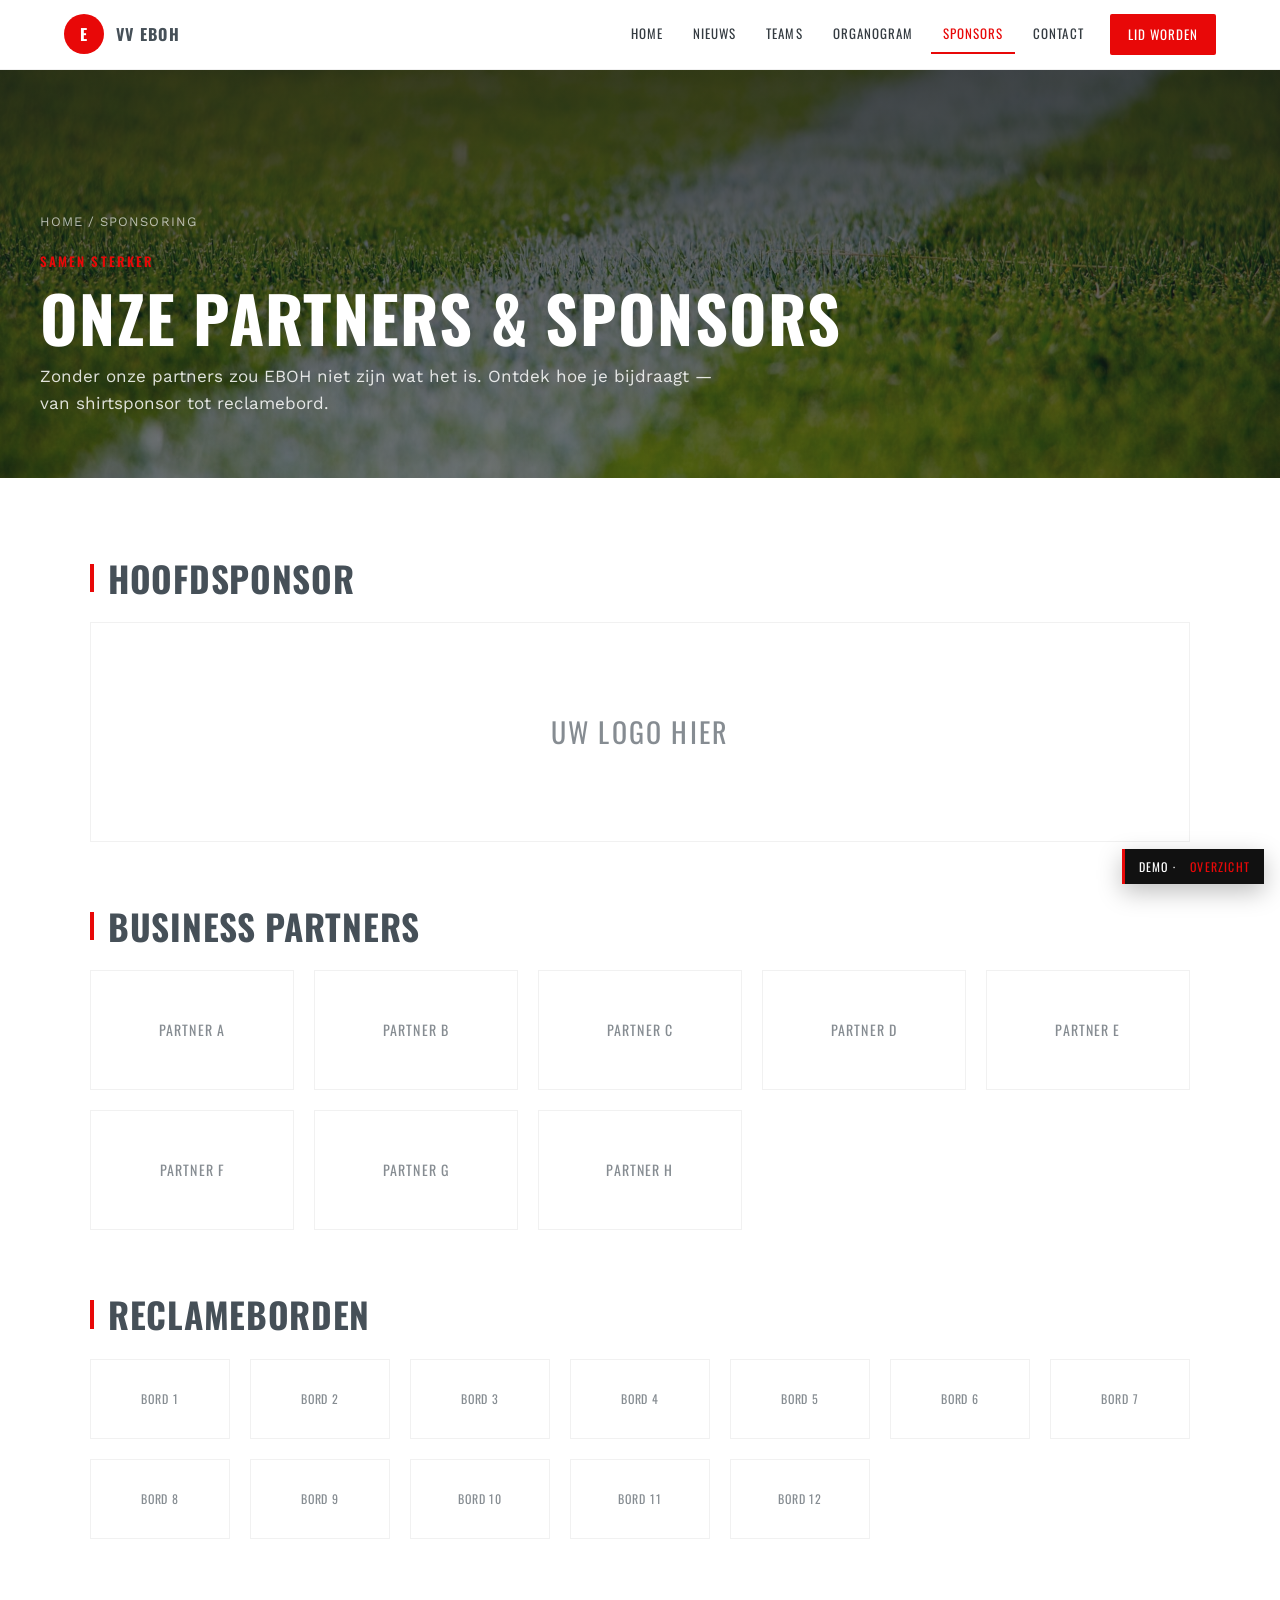
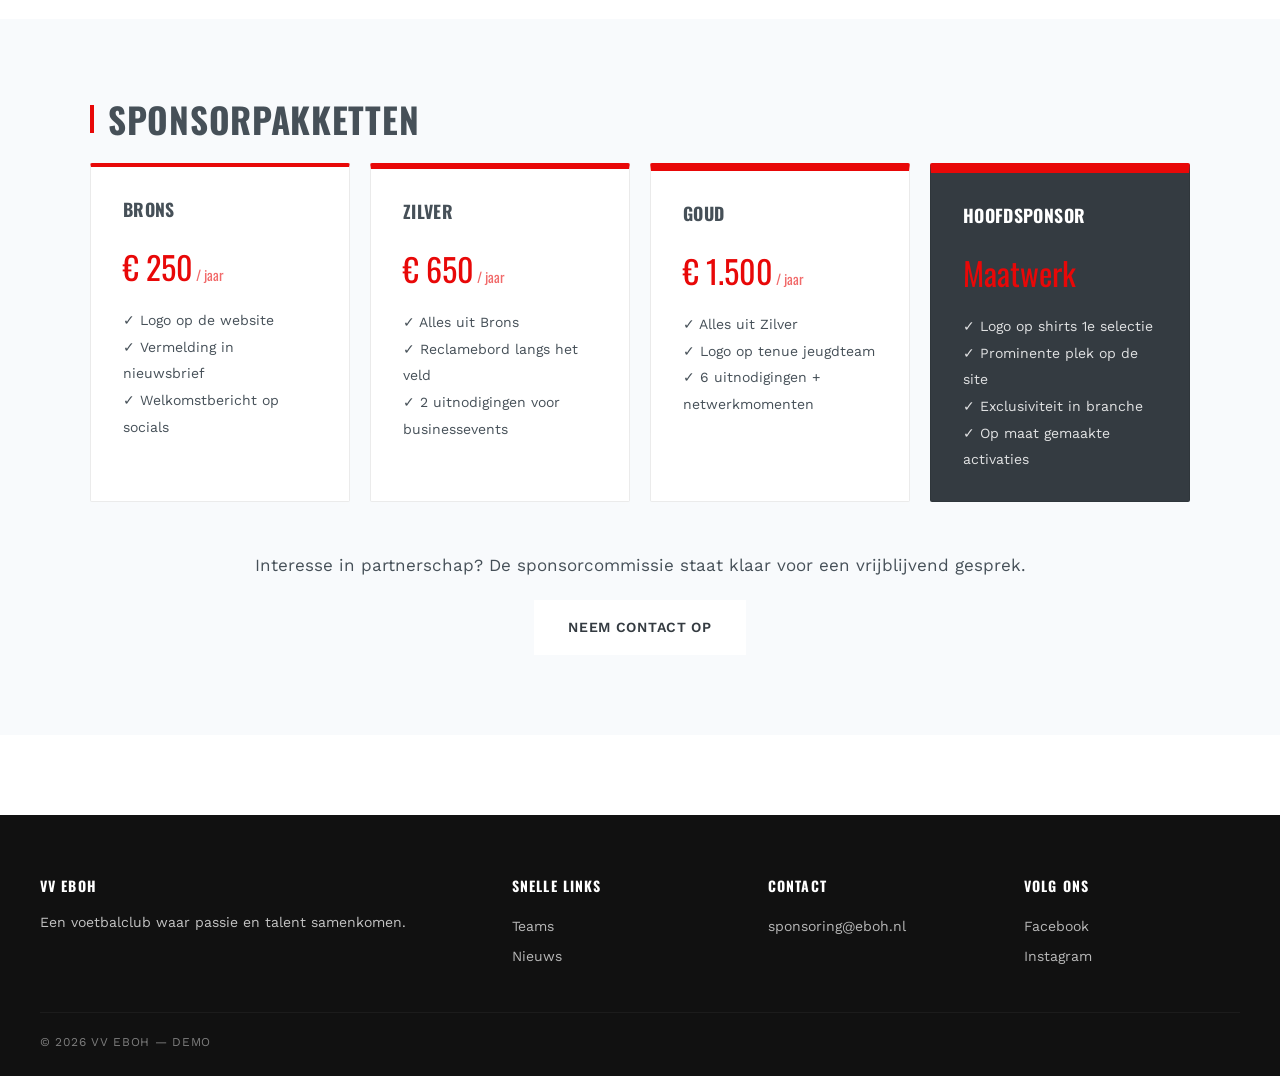
<file: demo/sponsoring.html>
<!DOCTYPE html>
<html lang="nl">
<head>
<meta charset="UTF-8">
<meta name="viewport" content="width=device-width, initial-scale=1.0">
<title>Sponsoring — vv EBOH (demo)</title>
<link rel="preconnect" href="https://fonts.googleapis.com">
<link rel="preconnect" href="https://fonts.gstatic.com" crossorigin>
<link href="https://fonts.googleapis.com/css2?family=Oswald:wght@400;700&family=Work+Sans:wght@400;500;700&family=Crimson+Text:ital@0;1&display=swap" rel="stylesheet">
<link rel="stylesheet" href="eboh-style.css">
<link rel="stylesheet" href="demo.css">
</head>
<body>

<header class="demo-header">
    <div class="demo-header__container">
        <a class="demo-header__logo" href="home.html"><span class="demo-header__logo-mark">E</span><span class="demo-header__logo-text">vv EBOH</span></a>
        <nav class="demo-nav">
            <a href="home.html">Home</a>
            <a href="nieuws.html">Nieuws</a>
            <a href="teams.html">Teams</a>
            <a href="organogram.html">Organogram</a>
            <a href="sponsoring.html" class="is-active">Sponsors</a>
            <a href="contact.html">Contact</a>
            <a href="lid-worden.html" class="demo-nav__cta">Lid worden</a>
        </nav>
    </div>
</header>

<section class="page-hero page-hero--image" style="background-image: url('images/section-action.jpg');">
    <div class="page-hero__container">
        <p class="page-hero__breadcrumbs"><a href="home.html">Home</a> / Sponsoring</p>
        <span class="page-hero__eyebrow">Samen sterker</span>
        <h1 class="page-hero__title">Onze partners &amp; sponsors</h1>
        <p class="page-hero__subtitle">Zonder onze partners zou EBOH niet zijn wat het is. Ontdek hoe je bijdraagt — van shirtsponsor tot reclamebord.</p>
    </div>
</section>

<section class="page-shell">
    <div class="page-container">
        <div class="page-section">
            <h2 class="page-section__title page-section__title--bar">Hoofdsponsor</h2>
            <div class="sponsor-grid sponsor-grid--featured" style="grid-template-columns:1fr;">
                <a href="#" class="sponsor-grid__item" style="height:220px;font-size:28px;">Uw logo hier</a>
            </div>
        </div>

        <div class="page-section">
            <h2 class="page-section__title page-section__title--bar">Business partners</h2>
            <div class="sponsor-grid">
                <a href="#" class="sponsor-grid__item">Partner A</a>
                <a href="#" class="sponsor-grid__item">Partner B</a>
                <a href="#" class="sponsor-grid__item">Partner C</a>
                <a href="#" class="sponsor-grid__item">Partner D</a>
                <a href="#" class="sponsor-grid__item">Partner E</a>
                <a href="#" class="sponsor-grid__item">Partner F</a>
                <a href="#" class="sponsor-grid__item">Partner G</a>
                <a href="#" class="sponsor-grid__item">Partner H</a>
            </div>
        </div>

        <div class="page-section">
            <h2 class="page-section__title page-section__title--bar">Reclameborden</h2>
            <div class="sponsor-grid" style="grid-template-columns:repeat(auto-fill,minmax(140px,1fr));">
                <a href="#" class="sponsor-grid__item" style="height:80px;font-size:12px;">Bord 1</a>
                <a href="#" class="sponsor-grid__item" style="height:80px;font-size:12px;">Bord 2</a>
                <a href="#" class="sponsor-grid__item" style="height:80px;font-size:12px;">Bord 3</a>
                <a href="#" class="sponsor-grid__item" style="height:80px;font-size:12px;">Bord 4</a>
                <a href="#" class="sponsor-grid__item" style="height:80px;font-size:12px;">Bord 5</a>
                <a href="#" class="sponsor-grid__item" style="height:80px;font-size:12px;">Bord 6</a>
                <a href="#" class="sponsor-grid__item" style="height:80px;font-size:12px;">Bord 7</a>
                <a href="#" class="sponsor-grid__item" style="height:80px;font-size:12px;">Bord 8</a>
                <a href="#" class="sponsor-grid__item" style="height:80px;font-size:12px;">Bord 9</a>
                <a href="#" class="sponsor-grid__item" style="height:80px;font-size:12px;">Bord 10</a>
                <a href="#" class="sponsor-grid__item" style="height:80px;font-size:12px;">Bord 11</a>
                <a href="#" class="sponsor-grid__item" style="height:80px;font-size:12px;">Bord 12</a>
            </div>
        </div>
    </div>
</section>

<section class="page-shell page-shell--muted">
    <div class="page-container">
        <h2 class="page-section__title page-section__title--bar">Sponsorpakketten</h2>
        <div style="display:grid;grid-template-columns:repeat(auto-fit,minmax(260px,1fr));gap:20px;">
            <div class="info-card">
                <h3 class="info-card__title">Brons</h3>
                <p style="font-family:'Oswald',sans-serif;font-size:2rem;color:#E80808;margin:0 0 12px;">€ 250<span style="font-size:14px;opacity:0.6;"> / jaar</span></p>
                <ul style="list-style:none;padding:0;margin:0;font-size:14px;line-height:1.9;">
                    <li>✓ Logo op de website</li>
                    <li>✓ Vermelding in nieuwsbrief</li>
                    <li>✓ Welkomstbericht op socials</li>
                </ul>
            </div>
            <div class="info-card" style="border-top-width:6px;">
                <h3 class="info-card__title">Zilver</h3>
                <p style="font-family:'Oswald',sans-serif;font-size:2rem;color:#E80808;margin:0 0 12px;">€ 650<span style="font-size:14px;opacity:0.6;"> / jaar</span></p>
                <ul style="list-style:none;padding:0;margin:0;font-size:14px;line-height:1.9;">
                    <li>✓ Alles uit Brons</li>
                    <li>✓ Reclamebord langs het veld</li>
                    <li>✓ 2 uitnodigingen voor businessevents</li>
                </ul>
            </div>
            <div class="info-card" style="border-top-width:8px;background:#fff;">
                <h3 class="info-card__title">Goud</h3>
                <p style="font-family:'Oswald',sans-serif;font-size:2rem;color:#E80808;margin:0 0 12px;">€ 1.500<span style="font-size:14px;opacity:0.6;"> / jaar</span></p>
                <ul style="list-style:none;padding:0;margin:0;font-size:14px;line-height:1.9;">
                    <li>✓ Alles uit Zilver</li>
                    <li>✓ Logo op tenue jeugdteam</li>
                    <li>✓ 6 uitnodigingen + netwerkmomenten</li>
                </ul>
            </div>
            <div class="info-card" style="border-top-width:10px;background:#343B41;color:#fff;">
                <h3 class="info-card__title" style="color:#fff;">Hoofdsponsor</h3>
                <p style="font-family:'Oswald',sans-serif;font-size:2rem;color:#E80808;margin:0 0 12px;">Maatwerk</p>
                <ul style="list-style:none;padding:0;margin:0;font-size:14px;line-height:1.9;color:rgba(255,255,255,0.85);">
                    <li>✓ Logo op shirts 1e selectie</li>
                    <li>✓ Prominente plek op de site</li>
                    <li>✓ Exclusiviteit in branche</li>
                    <li>✓ Op maat gemaakte activaties</li>
                </ul>
            </div>
        </div>

        <div style="text-align:center;margin-top:48px;">
            <p style="font-size:17px;margin-bottom:20px;">Interesse in partnerschap? De sponsorcommissie staat klaar voor een vrijblijvend gesprek.</p>
            <a href="contact.html" class="btn filled">Neem contact op</a>
        </div>
    </div>
</section>

<footer class="demo-footer">
    <div class="demo-footer__container">
        <div><h4>vv EBOH</h4><p style="font-size:14px;line-height:1.7;">Een voetbalclub waar passie en talent samenkomen.</p></div>
        <div><h4>Snelle links</h4><a href="teams.html">Teams</a><a href="nieuws.html">Nieuws</a></div>
        <div><h4>Contact</h4><a href="mailto:sponsoring@eboh.nl">sponsoring@eboh.nl</a></div>
        <div><h4>Volg ons</h4><a href="#">Facebook</a><a href="#">Instagram</a></div>
    </div>
    <div class="demo-footer__bottom">&copy; 2026 vv EBOH — demo</div>
</footer>
<div class="demo-banner">Demo · <a href="index.html">Overzicht</a></div>
</body>
</html>
</file>
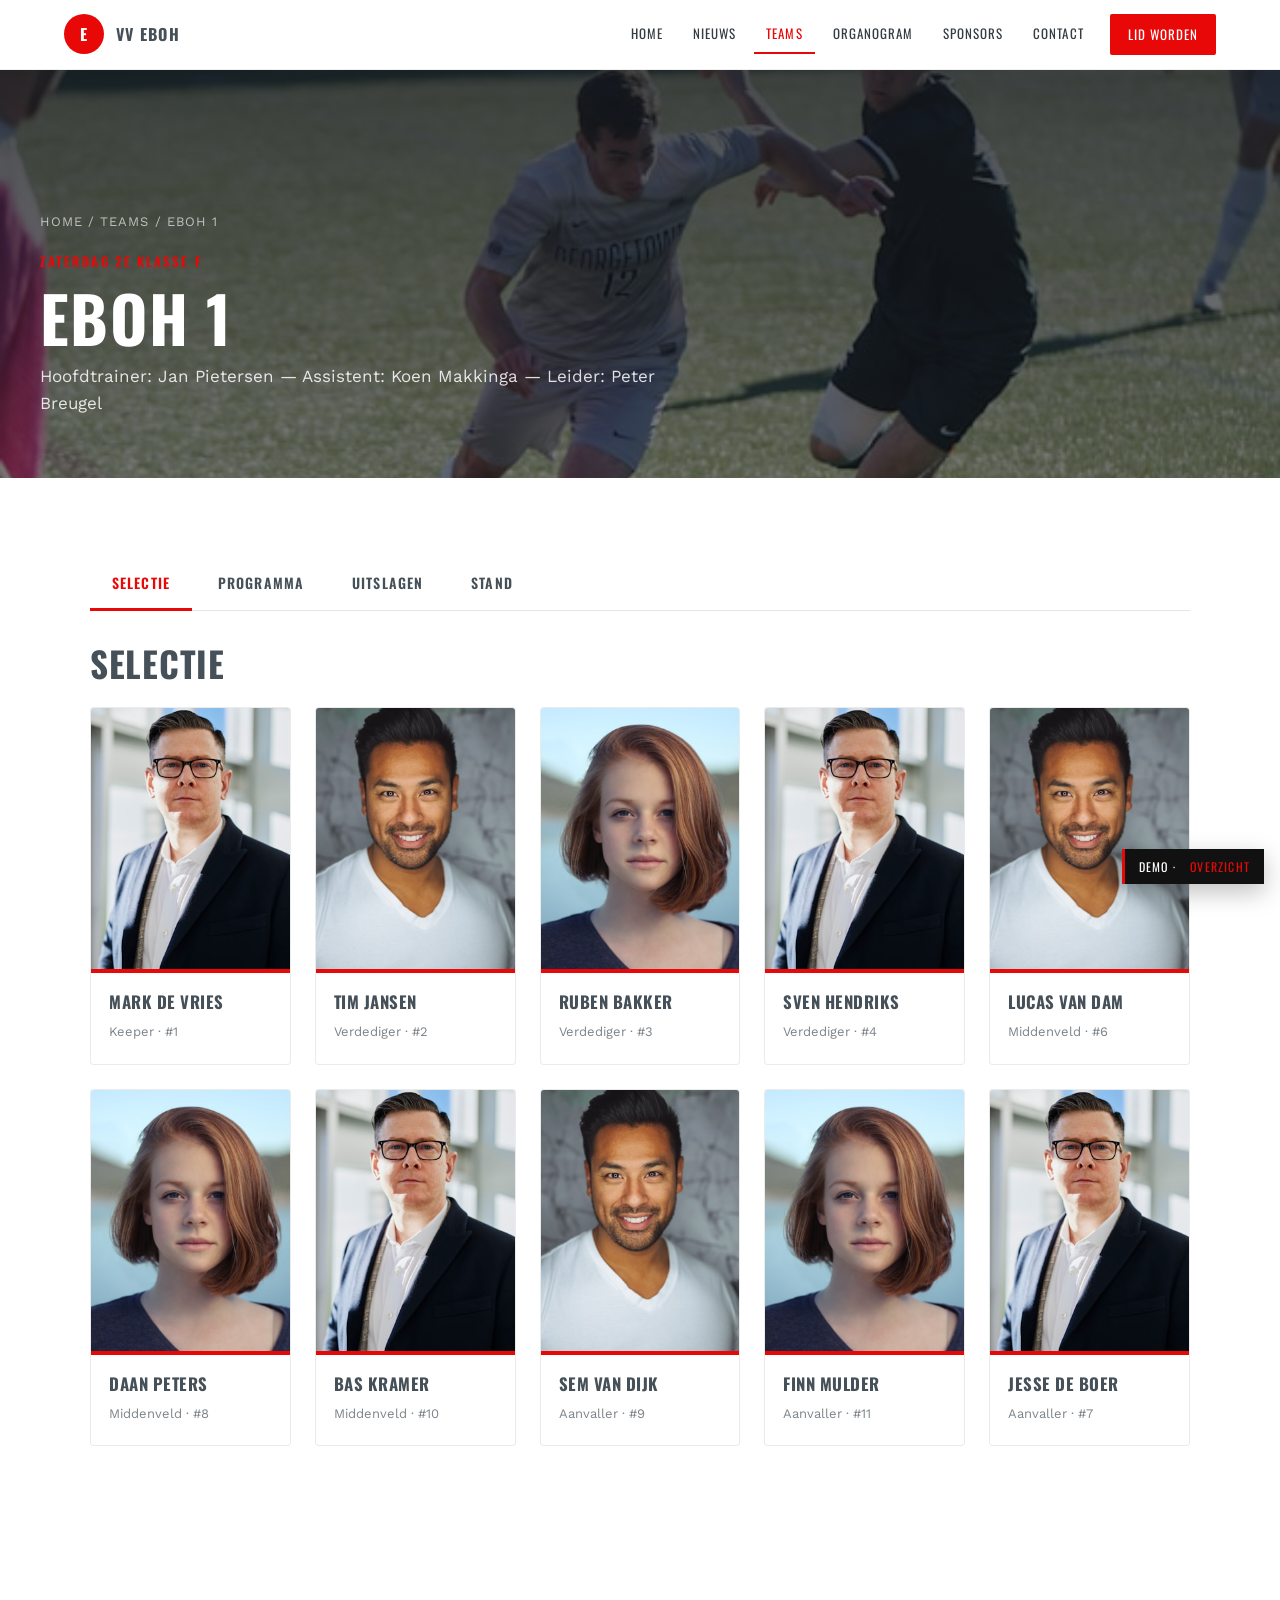
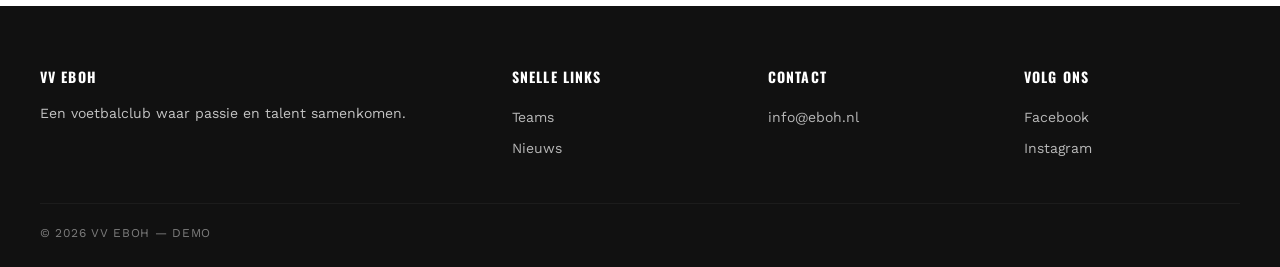
<file: demo/team-detail.html>
<!DOCTYPE html>
<html lang="nl">
<head>
<meta charset="UTF-8">
<meta name="viewport" content="width=device-width, initial-scale=1.0">
<title>EBOH 1 — vv EBOH (demo)</title>
<link rel="preconnect" href="https://fonts.googleapis.com">
<link rel="preconnect" href="https://fonts.gstatic.com" crossorigin>
<link href="https://fonts.googleapis.com/css2?family=Oswald:wght@400;700&family=Work+Sans:wght@400;500;700&family=Crimson+Text:ital@0;1&display=swap" rel="stylesheet">
<link rel="stylesheet" href="eboh-style.css">
<link rel="stylesheet" href="demo.css">
<style>
/* Simple CSS-only tabs using :target */
.tabpanel { display: none; }
#selectie:target ~ .tabpanels #panel-selectie,
#programma:target ~ .tabpanels #panel-programma,
#uitslagen:target ~ .tabpanels #panel-uitslagen,
#stand:target ~ .tabpanels #panel-stand { display: block; }
.tabpanels #panel-selectie { display: block; } /* default */
:target ~ .tabpanels #panel-selectie { display: none; }
#selectie:target ~ .tabpanels #panel-selectie { display: block; }
</style>
</head>
<body>

<header class="demo-header">
    <div class="demo-header__container">
        <a class="demo-header__logo" href="home.html"><span class="demo-header__logo-mark">E</span><span class="demo-header__logo-text">vv EBOH</span></a>
        <nav class="demo-nav">
            <a href="home.html">Home</a>
            <a href="nieuws.html">Nieuws</a>
            <a href="teams.html" class="is-active">Teams</a>
            <a href="organogram.html">Organogram</a>
            <a href="sponsoring.html">Sponsors</a>
            <a href="contact.html">Contact</a>
            <a href="lid-worden.html" class="demo-nav__cta">Lid worden</a>
        </nav>
    </div>
</header>

<section class="page-hero page-hero--image" style="background-image: url('images/team-1.jpg');">
    <div class="page-hero__container">
        <p class="page-hero__breadcrumbs"><a href="home.html">Home</a> / <a href="teams.html">Teams</a> / EBOH 1</p>
        <span class="page-hero__eyebrow">Zaterdag 2e klasse F</span>
        <h1 class="page-hero__title">EBOH 1</h1>
        <p class="page-hero__subtitle">Hoofdtrainer: Jan Pietersen — Assistent: Koen Makkinga — Leider: Peter Breugel</p>
    </div>
</section>

<section class="page-shell">
    <div class="page-container">
        <div id="selectie"></div>
        <div id="programma"></div>
        <div id="uitslagen"></div>
        <div id="stand"></div>

        <div class="tabs">
            <a class="tabs__item is-active" href="#selectie">Selectie</a>
            <a class="tabs__item" href="#programma">Programma</a>
            <a class="tabs__item" href="#uitslagen">Uitslagen</a>
            <a class="tabs__item" href="#stand">Stand</a>
        </div>

        <div class="tabpanels">

        <!-- SELECTIE -->
        <div class="tabpanel" id="panel-selectie">
            <h2 class="page-section__title">Selectie</h2>
            <div class="person-grid">
                <div class="person-card"><div class="person-card__photo" style="background-image:url('images/person-1.jpg');"></div><div class="person-card__body"><h3 class="person-card__name">Mark de Vries</h3><p class="person-card__role">Keeper · #1</p></div></div>
                <div class="person-card"><div class="person-card__photo" style="background-image:url('images/person-2.jpg');"></div><div class="person-card__body"><h3 class="person-card__name">Tim Jansen</h3><p class="person-card__role">Verdediger · #2</p></div></div>
                <div class="person-card"><div class="person-card__photo" style="background-image:url('images/person-3.jpg');"></div><div class="person-card__body"><h3 class="person-card__name">Ruben Bakker</h3><p class="person-card__role">Verdediger · #3</p></div></div>
                <div class="person-card"><div class="person-card__photo" style="background-image:url('images/person-1.jpg');"></div><div class="person-card__body"><h3 class="person-card__name">Sven Hendriks</h3><p class="person-card__role">Verdediger · #4</p></div></div>
                <div class="person-card"><div class="person-card__photo" style="background-image:url('images/person-2.jpg');"></div><div class="person-card__body"><h3 class="person-card__name">Lucas van Dam</h3><p class="person-card__role">Middenveld · #6</p></div></div>
                <div class="person-card"><div class="person-card__photo" style="background-image:url('images/person-3.jpg');"></div><div class="person-card__body"><h3 class="person-card__name">Daan Peters</h3><p class="person-card__role">Middenveld · #8</p></div></div>
                <div class="person-card"><div class="person-card__photo" style="background-image:url('images/person-1.jpg');"></div><div class="person-card__body"><h3 class="person-card__name">Bas Kramer</h3><p class="person-card__role">Middenveld · #10</p></div></div>
                <div class="person-card"><div class="person-card__photo" style="background-image:url('images/person-2.jpg');"></div><div class="person-card__body"><h3 class="person-card__name">Sem van Dijk</h3><p class="person-card__role">Aanvaller · #9</p></div></div>
                <div class="person-card"><div class="person-card__photo" style="background-image:url('images/person-3.jpg');"></div><div class="person-card__body"><h3 class="person-card__name">Finn Mulder</h3><p class="person-card__role">Aanvaller · #11</p></div></div>
                <div class="person-card"><div class="person-card__photo" style="background-image:url('images/person-1.jpg');"></div><div class="person-card__body"><h3 class="person-card__name">Jesse de Boer</h3><p class="person-card__role">Aanvaller · #7</p></div></div>
            </div>
        </div>

        <!-- PROGRAMMA -->
        <div class="tabpanel" id="panel-programma">
            <h2 class="page-section__title">Komende wedstrijden</h2>
            <div class="match-row">
                <div class="match-row__date">Za 18 apr · 14:30</div>
                <div class="match-row__team">EBOH 1</div>
                <div class="match-row__score match-row__score--upcoming">vs</div>
                <div class="match-row__team match-row__team--away">Pelikaan 1</div>
                <div class="match-row__venue">Thuis</div>
            </div>
            <div class="match-row">
                <div class="match-row__date">Za 25 apr · 15:00</div>
                <div class="match-row__team">Oranje Wit '28</div>
                <div class="match-row__score match-row__score--upcoming">vs</div>
                <div class="match-row__team match-row__team--away">EBOH 1</div>
                <div class="match-row__venue">Uit</div>
            </div>
            <div class="match-row">
                <div class="match-row__date">Za 2 mei · 14:30</div>
                <div class="match-row__team">EBOH 1</div>
                <div class="match-row__score match-row__score--upcoming">vs</div>
                <div class="match-row__team match-row__team--away">VVGZ</div>
                <div class="match-row__venue">Thuis</div>
            </div>
            <div class="match-row">
                <div class="match-row__date">Za 9 mei · 14:30</div>
                <div class="match-row__team">Zwaluwen</div>
                <div class="match-row__score match-row__score--upcoming">vs</div>
                <div class="match-row__team match-row__team--away">EBOH 1</div>
                <div class="match-row__venue">Uit</div>
            </div>
        </div>

        <!-- UITSLAGEN -->
        <div class="tabpanel" id="panel-uitslagen">
            <h2 class="page-section__title">Recente uitslagen</h2>
            <div class="match-row">
                <div class="match-row__date">Za 11 apr</div>
                <div class="match-row__team">EBOH 1</div>
                <div class="match-row__score">3 - 1</div>
                <div class="match-row__team match-row__team--away">SHO</div>
                <div class="match-row__venue">Thuis · W</div>
            </div>
            <div class="match-row">
                <div class="match-row__date">Za 4 apr</div>
                <div class="match-row__team">Kozakken Boys 2</div>
                <div class="match-row__score">1 - 2</div>
                <div class="match-row__team match-row__team--away">EBOH 1</div>
                <div class="match-row__venue">Uit · W</div>
            </div>
            <div class="match-row">
                <div class="match-row__date">Za 28 mrt</div>
                <div class="match-row__team">EBOH 1</div>
                <div class="match-row__score">1 - 1</div>
                <div class="match-row__team match-row__team--away">ASWH</div>
                <div class="match-row__venue">Thuis · G</div>
            </div>
            <div class="match-row">
                <div class="match-row__date">Za 21 mrt</div>
                <div class="match-row__team">Sliedrecht</div>
                <div class="match-row__score">2 - 0</div>
                <div class="match-row__team match-row__team--away">EBOH 1</div>
                <div class="match-row__venue">Uit · V</div>
            </div>
        </div>

        <!-- STAND -->
        <div class="tabpanel" id="panel-stand">
            <h2 class="page-section__title">Stand — Zaterdag 2e klasse F</h2>
            <table class="data-table">
                <thead>
                    <tr>
                        <th class="num">#</th>
                        <th>Club</th>
                        <th class="num">GS</th>
                        <th class="num">W</th>
                        <th class="num">G</th>
                        <th class="num">V</th>
                        <th class="num">DS</th>
                        <th class="num">PT</th>
                    </tr>
                </thead>
                <tbody>
                    <tr><td class="num">1</td><td class="club">Kozakken Boys 2</td><td class="num">22</td><td class="num">16</td><td class="num">4</td><td class="num">2</td><td class="num">+28</td><td class="num">52</td></tr>
                    <tr class="is-eboh"><td class="num">2</td><td class="club">EBOH 1</td><td class="num">22</td><td class="num">14</td><td class="num">5</td><td class="num">3</td><td class="num">+21</td><td class="num">47</td></tr>
                    <tr><td class="num">3</td><td class="club">ASWH</td><td class="num">22</td><td class="num">12</td><td class="num">6</td><td class="num">4</td><td class="num">+14</td><td class="num">42</td></tr>
                    <tr><td class="num">4</td><td class="club">SHO</td><td class="num">22</td><td class="num">11</td><td class="num">5</td><td class="num">6</td><td class="num">+9</td><td class="num">38</td></tr>
                    <tr><td class="num">5</td><td class="club">Pelikaan</td><td class="num">22</td><td class="num">9</td><td class="num">7</td><td class="num">6</td><td class="num">+4</td><td class="num">34</td></tr>
                    <tr><td class="num">6</td><td class="club">Oranje Wit '28</td><td class="num">22</td><td class="num">8</td><td class="num">6</td><td class="num">8</td><td class="num">-2</td><td class="num">30</td></tr>
                    <tr><td class="num">7</td><td class="club">VVGZ</td><td class="num">22</td><td class="num">7</td><td class="num">5</td><td class="num">10</td><td class="num">-6</td><td class="num">26</td></tr>
                    <tr><td class="num">8</td><td class="club">Zwaluwen</td><td class="num">22</td><td class="num">6</td><td class="num">5</td><td class="num">11</td><td class="num">-11</td><td class="num">23</td></tr>
                    <tr><td class="num">9</td><td class="club">Sliedrecht</td><td class="num">22</td><td class="num">3</td><td class="num">4</td><td class="num">15</td><td class="num">-22</td><td class="num">13</td></tr>
                </tbody>
            </table>
            <p style="font-size:12px;opacity:0.6;margin-top:12px;">Bron: KNVB (voorbeelddata)</p>
        </div>

        </div><!-- /tabpanels -->
    </div>
</section>

<footer class="demo-footer">
    <div class="demo-footer__container">
        <div><h4>vv EBOH</h4><p style="font-size:14px;line-height:1.7;">Een voetbalclub waar passie en talent samenkomen.</p></div>
        <div><h4>Snelle links</h4><a href="teams.html">Teams</a><a href="nieuws.html">Nieuws</a></div>
        <div><h4>Contact</h4><a href="mailto:info@eboh.nl">info@eboh.nl</a></div>
        <div><h4>Volg ons</h4><a href="#">Facebook</a><a href="#">Instagram</a></div>
    </div>
    <div class="demo-footer__bottom">&copy; 2026 vv EBOH — demo</div>
</footer>
<div class="demo-banner">Demo · <a href="index.html">Overzicht</a></div>
</body>
</html>
</file>
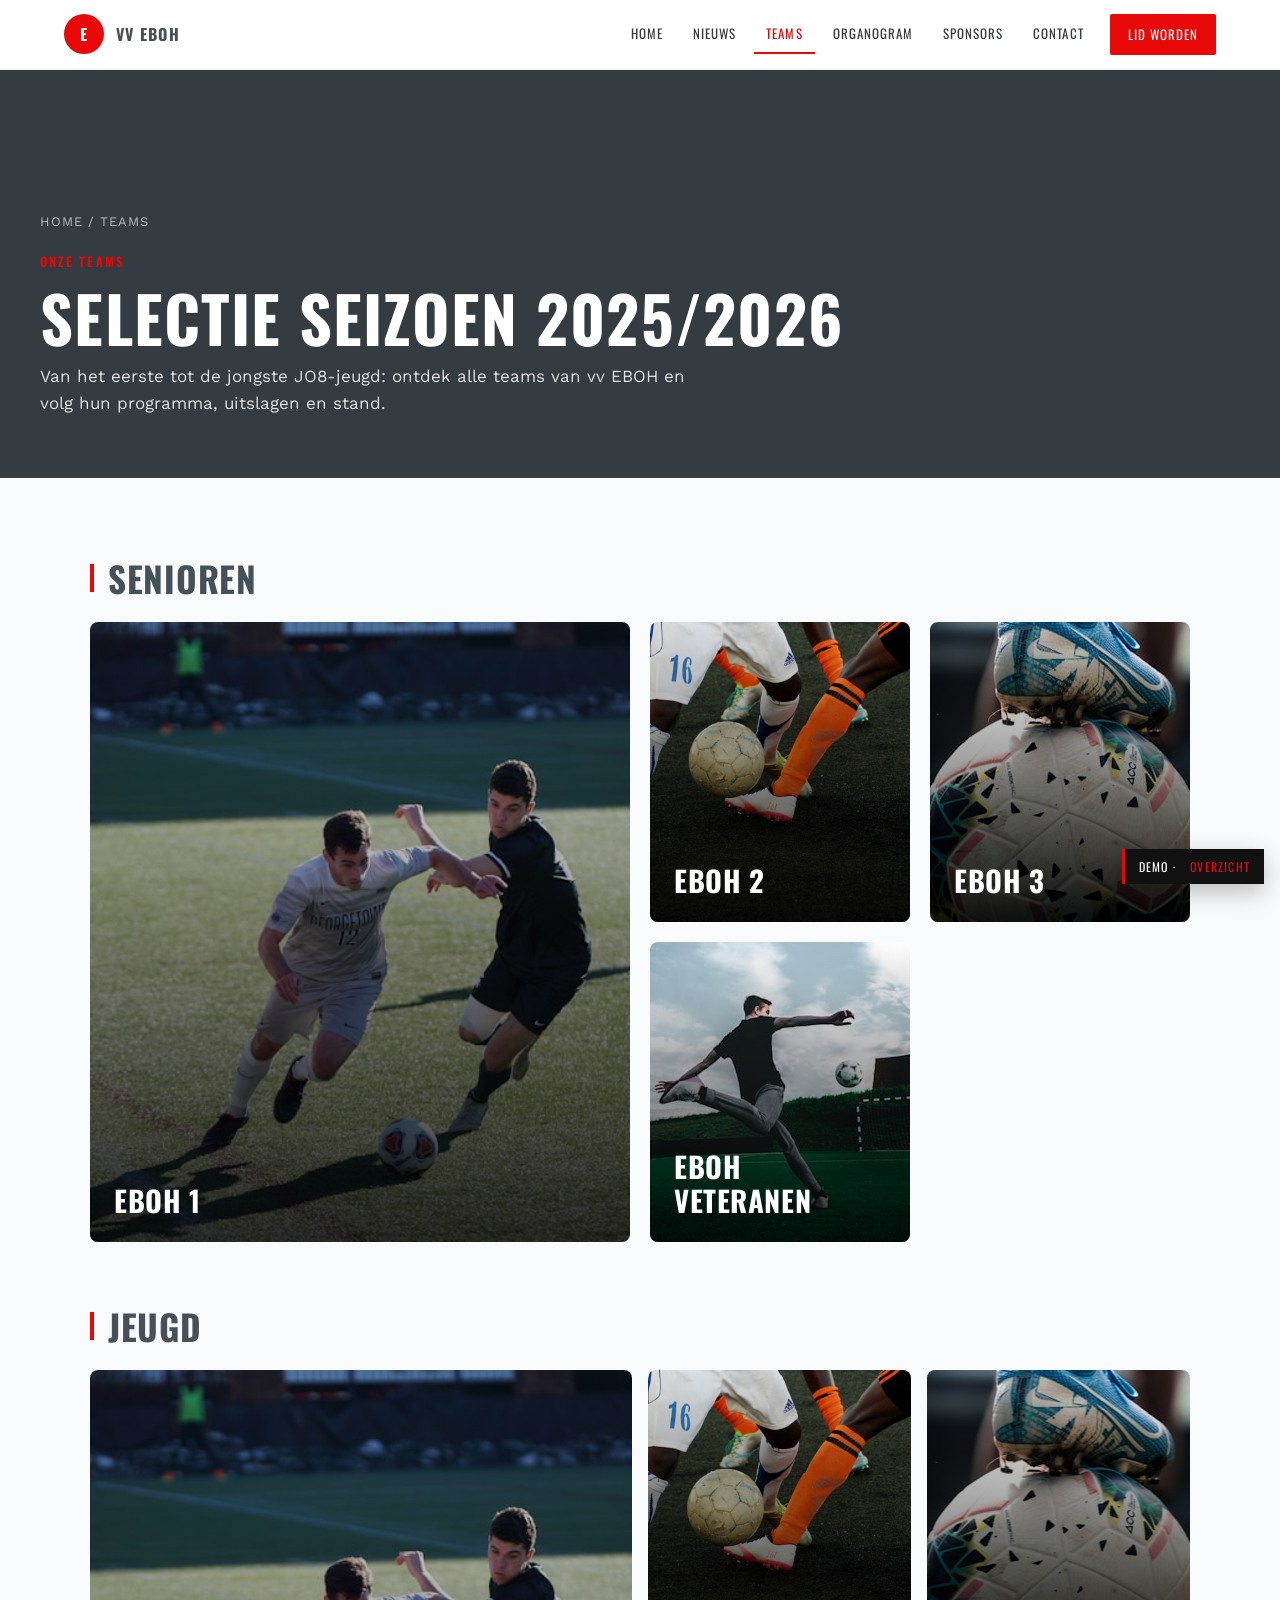
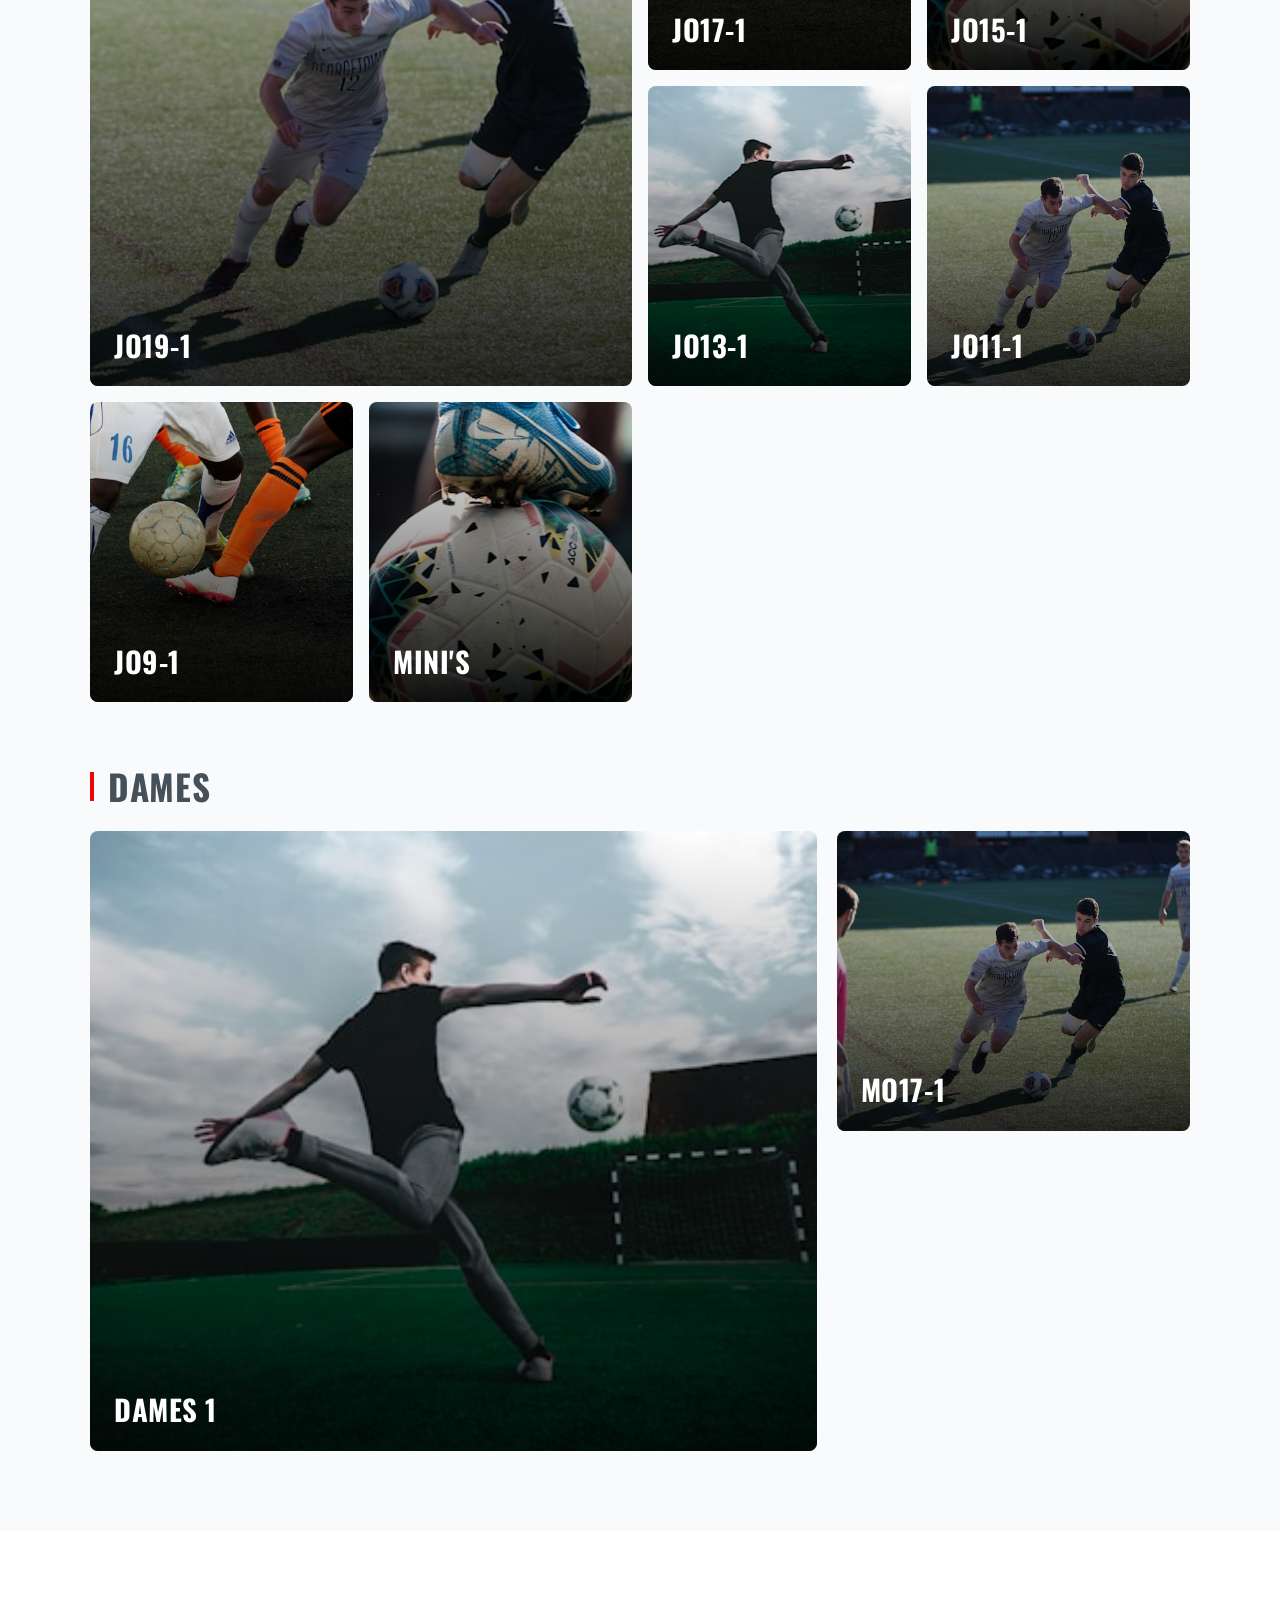
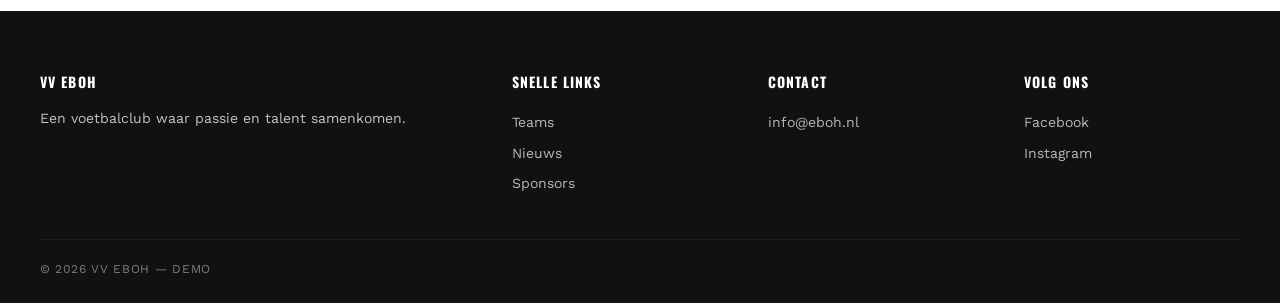
<file: demo/teams.html>
<!DOCTYPE html>
<html lang="nl">
<head>
<meta charset="UTF-8">
<meta name="viewport" content="width=device-width, initial-scale=1.0">
<title>Teams — vv EBOH (demo)</title>
<link rel="preconnect" href="https://fonts.googleapis.com">
<link rel="preconnect" href="https://fonts.gstatic.com" crossorigin>
<link href="https://fonts.googleapis.com/css2?family=Oswald:wght@400;700&family=Work+Sans:wght@400;500;700&family=Crimson+Text:ital@0;1&display=swap" rel="stylesheet">
<link rel="stylesheet" href="eboh-style.css">
<link rel="stylesheet" href="demo.css">
</head>
<body>

<header class="demo-header">
    <div class="demo-header__container">
        <a class="demo-header__logo" href="home.html"><span class="demo-header__logo-mark">E</span><span class="demo-header__logo-text">vv EBOH</span></a>
        <nav class="demo-nav">
            <a href="home.html">Home</a>
            <a href="nieuws.html">Nieuws</a>
            <a href="teams.html" class="is-active">Teams</a>
            <a href="organogram.html">Organogram</a>
            <a href="sponsoring.html">Sponsors</a>
            <a href="contact.html">Contact</a>
            <a href="lid-worden.html" class="demo-nav__cta">Lid worden</a>
        </nav>
    </div>
</header>

<section class="page-hero">
    <div class="page-hero__container">
        <p class="page-hero__breadcrumbs"><a href="home.html">Home</a> / Teams</p>
        <span class="page-hero__eyebrow">Onze teams</span>
        <h1 class="page-hero__title">Selectie seizoen 2025/2026</h1>
        <p class="page-hero__subtitle">Van het eerste tot de jongste JO8-jeugd: ontdek alle teams van vv EBOH en volg hun programma, uitslagen en stand.</p>
    </div>
</section>

<section class="page-shell page-shell--muted">
    <div class="page-container">
        <div class="page-section">
            <h2 class="page-section__title page-section__title--bar">Senioren</h2>
            <div class="teams-grid" style="display:grid;grid-template-columns:repeat(auto-fit,minmax(240px,1fr));gap:20px;">
                <a href="team-detail.html" class="team-card" style="background-image: url('images/team-1.jpg');">
                    <div class="team-card__content"><h3 class="team-card__name">EBOH 1</h3></div>
                </a>
                <a href="team-detail.html" class="team-card" style="background-image: url('images/team-2.jpg');">
                    <div class="team-card__content"><h3 class="team-card__name">EBOH 2</h3></div>
                </a>
                <a href="team-detail.html" class="team-card" style="background-image: url('images/team-3.jpg');">
                    <div class="team-card__content"><h3 class="team-card__name">EBOH 3</h3></div>
                </a>
                <a href="team-detail.html" class="team-card" style="background-image: url('images/team-4.jpg');">
                    <div class="team-card__content"><h3 class="team-card__name">EBOH Veteranen</h3></div>
                </a>
            </div>
        </div>

        <div class="page-section">
            <h2 class="page-section__title page-section__title--bar">Jeugd</h2>
            <div class="teams-grid" style="display:grid;grid-template-columns:repeat(auto-fit,minmax(220px,1fr));gap:16px;">
                <a href="team-detail.html" class="team-card" style="background-image: url('images/team-1.jpg');min-height:180px;">
                    <div class="team-card__content"><h3 class="team-card__name">JO19-1</h3></div>
                </a>
                <a href="team-detail.html" class="team-card" style="background-image: url('images/team-2.jpg');min-height:180px;">
                    <div class="team-card__content"><h3 class="team-card__name">JO17-1</h3></div>
                </a>
                <a href="team-detail.html" class="team-card" style="background-image: url('images/team-3.jpg');min-height:180px;">
                    <div class="team-card__content"><h3 class="team-card__name">JO15-1</h3></div>
                </a>
                <a href="team-detail.html" class="team-card" style="background-image: url('images/team-4.jpg');min-height:180px;">
                    <div class="team-card__content"><h3 class="team-card__name">JO13-1</h3></div>
                </a>
                <a href="team-detail.html" class="team-card" style="background-image: url('images/team-1.jpg');min-height:180px;">
                    <div class="team-card__content"><h3 class="team-card__name">JO11-1</h3></div>
                </a>
                <a href="team-detail.html" class="team-card" style="background-image: url('images/team-2.jpg');min-height:180px;">
                    <div class="team-card__content"><h3 class="team-card__name">JO9-1</h3></div>
                </a>
                <a href="team-detail.html" class="team-card" style="background-image: url('images/team-3.jpg');min-height:180px;">
                    <div class="team-card__content"><h3 class="team-card__name">Mini's</h3></div>
                </a>
            </div>
        </div>

        <div class="page-section">
            <h2 class="page-section__title page-section__title--bar">Dames</h2>
            <div class="teams-grid" style="display:grid;grid-template-columns:repeat(auto-fit,minmax(240px,1fr));gap:20px;">
                <a href="team-detail.html" class="team-card" style="background-image: url('images/team-4.jpg');">
                    <div class="team-card__content"><h3 class="team-card__name">Dames 1</h3></div>
                </a>
                <a href="team-detail.html" class="team-card" style="background-image: url('images/team-1.jpg');">
                    <div class="team-card__content"><h3 class="team-card__name">MO17-1</h3></div>
                </a>
            </div>
        </div>
    </div>
</section>

<footer class="demo-footer">
    <div class="demo-footer__container">
        <div><h4>vv EBOH</h4><p style="font-size:14px;line-height:1.7;">Een voetbalclub waar passie en talent samenkomen.</p></div>
        <div><h4>Snelle links</h4><a href="teams.html">Teams</a><a href="nieuws.html">Nieuws</a><a href="sponsoring.html">Sponsors</a></div>
        <div><h4>Contact</h4><a href="mailto:info@eboh.nl">info@eboh.nl</a></div>
        <div><h4>Volg ons</h4><a href="#">Facebook</a><a href="#">Instagram</a></div>
    </div>
    <div class="demo-footer__bottom">&copy; 2026 vv EBOH — demo</div>
</footer>
<div class="demo-banner">Demo · <a href="index.html">Overzicht</a></div>
</body>
</html>
</file>
<file: demo/eboh-style.css>
/*
Theme Name: EBOH
Theme URI: https://eboh.nl
Author: EBOH Development Team
Author URI: https://eboh.nl
Description: A modern, responsive WordPress theme for VV EBOH football club
Version: 2.0.0
Requires at least: 5.0
Requires PHP: 7.4
License: GPL v2 or later
License URI: https://www.gnu.org/licenses/gpl-2.0.html
Text Domain: eboh
Domain Path: /languages
*/

@import url('https://fonts.googleapis.com/css2?family=Crimson+Text:ital,wght@0,400;0,700;1,400;1,700&family=Oswald:wght@400;500;600;700&family=Work+Sans:wght@300;400;500;600;700&display=swap');

/* ============================================
   CSS CUSTOM PROPERTIES & RESET
   ============================================ */
:root {
    --primary-red: #E80808;
    --hover-red: #B70606;
    --dark-section: #343B41;
    --text-dark: #465058;
    --light-bg: #F8FAFC;
    --footer-dark: #111111;
    --white: #FFFFFF;
    --transition: 0.3s ease;
    --accent-transition: 0.4s cubic-bezier(0.34, 1.56, 0.64, 1);
}

* {
    margin: 0;
    padding: 0;
    box-sizing: border-box;
}

html {
    scroll-behavior: smooth;
    overflow-x: hidden;
}

body {
    font-family: 'Work Sans', sans-serif;
    font-size: 16px;
    line-height: 1.6;
    color: var(--text-dark);
    background-color: var(--white);
    overflow-x: hidden;
}

/* ============================================
   TYPOGRAPHY
   ============================================ */
h1, h2, h3, h4, h5, h6 {
    font-family: 'Oswald', sans-serif;
    font-weight: 700;
    letter-spacing: 0.02em;
}

h1 {
    font-size: clamp(2.5rem, 8vw, 7rem);
    line-height: 1.1;
    text-transform: uppercase;
}

h2 {
    font-size: clamp(1.8rem, 5vw, 3.5rem);
    line-height: 1.15;
    text-transform: uppercase;
}

h3 {
    font-size: clamp(1.4rem, 3vw, 2rem);
    text-transform: uppercase;
}

p {
    font-family: 'Work Sans', sans-serif;
    font-weight: 400;
    line-height: 1.8;
}

a {
    text-decoration: none;
    color: var(--primary-red);
    transition: var(--transition);
}

a:hover {
    color: var(--hover-red);
}

/* ============================================
   BUTTONS
   ============================================ */
.btn {
    display: inline-flex;
    align-items: center;
    justify-content: center;
    gap: 0.5rem;
    padding: 14px 32px;
    font-weight: 600;
    text-transform: uppercase;
    letter-spacing: 0.05em;
    font-size: 14px;
    border: 2px solid var(--white);
    background-color: transparent;
    color: var(--white);
    cursor: pointer;
    transition: var(--accent-transition);
    position: relative;
    overflow: hidden;
}

.btn::before {
    content: '';
    position: absolute;
    top: 0;
    left: -100%;
    width: 100%;
    height: 100%;
    background-color: var(--white);
    z-index: -1;
    transition: left var(--accent-transition);
}

.btn:hover::before {
    left: 0;
}

.btn:hover {
    color: var(--primary-red);
}

.btn.filled {
    background-color: var(--white);
    color: var(--dark-section);
    border-color: var(--white);
}

.btn.filled:hover {
    background-color: transparent;
    color: var(--white);
}

/* ============================================
   STICKY NAVIGATION
   ============================================ */
.site-header {
    position: fixed;
    top: 0;
    left: 0;
    right: 0;
    z-index: 1000;
    background-color: var(--primary-red);
    transition: var(--transition);
}

.site-header.scrolled {
    box-shadow: 0 4px 20px rgba(0, 0, 0, 0.3);
}

.site-header__container {
    max-width: 1200px;
    margin: 0 auto;
    display: flex;
    align-items: center;
    justify-content: space-between;
    padding: 0 24px;
    height: 70px;
}

.site-header__logo {
    display: flex;
    align-items: center;
    gap: 12px;
    text-decoration: none;
    color: var(--white);
}

.site-header__logo-img {
    width: 45px;
    height: 45px;
    background-image: url('images/logo-eboh.png');
    background-size: contain;
    background-repeat: no-repeat;
    background-position: center;
    filter: brightness(0) invert(1);
}

.site-header__logo-text {
    font-family: 'Oswald', sans-serif;
    font-size: 22px;
    font-weight: 700;
    text-transform: uppercase;
    letter-spacing: 0.05em;
}

.site-nav {
    display: flex;
    align-items: center;
    gap: 0;
}

.site-nav__link {
    color: var(--white);
    text-decoration: none;
    font-family: 'Work Sans', sans-serif;
    font-size: 14px;
    font-weight: 500;
    text-transform: uppercase;
    letter-spacing: 0.03em;
    padding: 24px 16px;
    transition: var(--transition);
    position: relative;
}

.site-nav__link::after {
    content: '';
    position: absolute;
    bottom: 18px;
    left: 16px;
    right: 16px;
    height: 2px;
    background-color: var(--white);
    transform: scaleX(0);
    transition: transform var(--transition);
}

.site-nav__link:hover {
    color: var(--white);
    background-color: var(--hover-red);
}

.site-nav__link:hover::after {
    transform: scaleX(1);
}

.site-nav__cta {
    margin-left: 16px;
    padding: 10px 24px;
    background-color: var(--white);
    color: var(--primary-red);
    font-family: 'Work Sans', sans-serif;
    font-size: 13px;
    font-weight: 700;
    text-transform: uppercase;
    letter-spacing: 0.05em;
    text-decoration: none;
    border-radius: 0;
    transition: var(--accent-transition);
}

.site-nav__cta:hover {
    background-color: var(--dark-section);
    color: var(--white);
}

.hamburger {
    display: none;
    flex-direction: column;
    gap: 5px;
    cursor: pointer;
    padding: 8px;
    background: none;
    border: none;
}

.hamburger span {
    width: 28px;
    height: 2px;
    background-color: var(--white);
    transition: var(--transition);
}

.mobile-menu {
    display: none;
    position: fixed;
    top: 70px;
    left: 0;
    right: 0;
    background-color: var(--primary-red);
    padding: 20px 24px;
    z-index: 999;
    flex-direction: column;
    box-shadow: 0 8px 20px rgba(0, 0, 0, 0.3);
}

.mobile-menu.active {
    display: flex;
}

.mobile-menu a {
    color: var(--white);
    text-decoration: none;
    font-family: 'Work Sans', sans-serif;
    font-size: 16px;
    font-weight: 500;
    text-transform: uppercase;
    padding: 14px 0;
    border-bottom: 1px solid rgba(255, 255, 255, 0.15);
}

.mobile-menu a:last-child {
    border-bottom: none;
}

@media (max-width: 900px) {
    .site-nav {
        display: none;
    }

    .hamburger {
        display: flex;
    }
}

/* ============================================
   NEXT MATCH ANNOUNCEMENT BAR
   ============================================ */
.match-bar {
    background-color: var(--dark-section);
    color: var(--white);
    padding: 12px 24px;
    padding-top: 82px; /* offset for fixed header */
    text-align: center;
    font-size: 14px;
    font-weight: 500;
    text-transform: uppercase;
    letter-spacing: 0.05em;
    position: relative;
    border-bottom: 3px solid var(--primary-red);
    line-height: 1.6;
}

.match-bar::after {
    content: '';
    position: absolute;
    bottom: -1px;
    left: 0;
    width: 100%;
    height: 1px;
    background: var(--primary-red);
    opacity: 0.6;
}

@keyframes dashFlow {
    0% { background-position: 0 0; }
    100% { background-position: 8px 0; }
}

.match-content {
    max-width: 1200px;
    margin: 0 auto;
    display: flex;
    align-items: center;
    justify-content: center;
    gap: 12px;
    flex-wrap: wrap;
}

.match-detail {
    display: flex;
    align-items: center;
    gap: 8px;
}

.match-detail::before {
    content: '';
    width: 4px;
    height: 4px;
    background-color: var(--primary-red);
    border-radius: 50%;
    display: inline-block;
}

.match-detail:first-child::before {
    display: none;
}

/* ============================================
   HERO SECTION
   ============================================ */
.hero {
    position: relative;
    height: 100vh;
    min-height: 600px;
    background: linear-gradient(135deg, #1a1a1a 0%, #2d2d2d 100%);
    overflow: hidden;
    display: flex;
    align-items: flex-end;
    justify-content: flex-start;
}

.hero::before {
    content: '';
    position: absolute;
    top: 0;
    left: 0;
    right: 0;
    bottom: 0;
    background-image: url('images/hero-stadium.jpg');
    background-size: cover;
    background-position: center;
    background-attachment: fixed;
    z-index: 1;
    opacity: 0.7;
}

.hero::after {
    content: '';
    position: absolute;
    top: 0;
    left: 0;
    right: 0;
    bottom: 0;
    background: linear-gradient(135deg, rgba(0, 0, 0, 0.85) 0%, rgba(0, 0, 0, 0.5) 50%, rgba(232, 8, 8, 0.15) 100%);
    z-index: 2;
}

.hero__watermark {
    position: absolute;
    top: 50%;
    right: -10%;
    transform: translateY(-50%) rotate(-15deg);
    font-family: 'Oswald', sans-serif;
    font-size: clamp(20rem, 40vw, 60rem);
    font-weight: 700;
    color: var(--white);
    opacity: 0.03;
    z-index: 1;
    line-height: 1;
    pointer-events: none;
    text-transform: uppercase;
}

.hero__stripe {
    position: absolute;
    width: 150%;
    height: 80px;
    background: linear-gradient(45deg, rgba(232, 8, 8, 0.3) 0%, rgba(232, 8, 8, 0) 50%);
    top: 30%;
    left: -25%;
    z-index: 2;
    transform: skewY(-3deg);
    pointer-events: none;
}

.hero__stripe::after {
    content: '';
    position: absolute;
    width: 100%;
    height: 2px;
    background-color: var(--primary-red);
    bottom: 30%;
    opacity: 0.4;
}

.hero__content {
    position: relative;
    z-index: 3;
    max-width: 600px;
    padding: 60px 48px;
    display: flex;
    flex-direction: column;
    justify-content: flex-end;
    min-height: 400px;
}

.hero__subtitle {
    font-family: 'Work Sans', sans-serif;
    font-size: 16px;
    text-transform: uppercase;
    letter-spacing: 0.1em;
    color: var(--white);
    margin-bottom: 16px;
    opacity: 0.9;
    font-weight: 500;
}

.hero__title {
    color: var(--white);
    margin-bottom: 24px;
    font-weight: 700;
    text-transform: uppercase;
}

.hero__tagline {
    font-family: 'Crimson Text', serif;
    font-size: clamp(1.2rem, 3vw, 1.8rem);
    font-style: italic;
    color: var(--white);
    margin-bottom: 40px;
    opacity: 0.95;
    font-weight: 400;
    max-width: 400px;
    line-height: 1.6;
}

.hero__cta {
    align-self: flex-start;
}

.hero__diagonal-bottom {
    display: none;
}

.hero--flat {
    align-items: center;
}

.hero--flat .hero__content {
    justify-content: center;
    min-height: auto;
    padding: 120px 48px;
}

.hero--flat::after {
    background: linear-gradient(180deg, rgba(0, 0, 0, 0.55) 0%, rgba(0, 0, 0, 0.35) 45%, rgba(0, 0, 0, 0.75) 100%);
}

@media (max-width: 768px) {
    .hero__content {
        padding: 40px 24px;
        min-height: 250px;
    }

    .hero__title {
        font-size: 3rem;
    }

    .hero__watermark {
        font-size: 200px;
        right: -20%;
    }
}

/* ============================================
   NEWS SECTION (overlapping hero)
   ============================================ */
.news-section {
    position: relative;
    z-index: 5;
    background-color: var(--white);
    padding: 100px 24px;
}

.news-section__container {
    max-width: 1200px;
    margin: 0 auto;
}

.news-section__title {
    font-size: clamp(2rem, 5vw, 2.8rem);
    margin-bottom: 60px;
    text-transform: uppercase;
    color: var(--text-dark);
    text-align: left;
}

.news-grid {
    display: grid;
    grid-template-columns: repeat(2, 1fr);
    gap: 28px;
    align-items: stretch;
}

.news-card {
    position: relative;
    overflow: hidden;
    border-radius: 12px;
    background-size: cover;
    background-position: center;
    cursor: pointer;
    transition: var(--accent-transition);
    min-height: 300px;
    display: flex;
    align-items: flex-end;
    text-decoration: none;
    color: var(--white);
}

.news-card::before {
    content: '';
    position: absolute;
    top: 0;
    left: 0;
    right: 0;
    bottom: 0;
    background: linear-gradient(180deg, rgba(0, 0, 0, 0) 0%, rgba(0, 0, 0, 0.85) 100%);
    z-index: 1;
    transition: var(--transition);
}

.news-card:hover::before {
    background: linear-gradient(180deg, rgba(232, 8, 8, 0.1) 0%, rgba(232, 8, 8, 0.5) 100%);
}

.news-card:nth-child(1) {
    grid-column: span 1;
    grid-row: span 2;
    min-height: auto;
    height: 100%;
}

.news-card:nth-child(2),
.news-card:nth-child(3) {
    grid-column: span 1;
}

.news-card__content {
    position: relative;
    z-index: 2;
    padding: 28px;
    width: 100%;
}

.news-card__tag {
    display: inline-block;
    background-color: var(--primary-red);
    color: var(--white);
    padding: 6px 12px;
    border-radius: 20px;
    font-size: 12px;
    font-weight: 600;
    text-transform: uppercase;
    letter-spacing: 0.05em;
    margin-bottom: 12px;
}

.news-card__date {
    font-size: 12px;
    opacity: 0.8;
    margin-bottom: 12px;
}

.news-card__title {
    font-family: 'Oswald', sans-serif;
    font-size: clamp(1.2rem, 3vw, 1.8rem);
    font-weight: 700;
    line-height: 1.3;
    margin-bottom: 12px;
    text-transform: uppercase;
}

.news-card__excerpt {
    font-size: 14px;
    line-height: 1.6;
    opacity: 0.9;
    display: -webkit-box;
    -webkit-line-clamp: 2;
    -webkit-box-orient: vertical;
    overflow: hidden;
}

.news-card:nth-child(1) .news-card__excerpt {
    display: -webkit-box;
    -webkit-line-clamp: 3;
}

.news-card:hover {
    transform: translateY(-8px);
    box-shadow: 0 20px 60px rgba(232, 8, 8, 0.25);
}

@media (max-width: 768px) {
    .news-grid {
        grid-template-columns: 1fr;
        gap: 20px;
    }

    .news-card:nth-child(1) {
        grid-column: span 1;
        grid-row: span 1;
    }

    .news-section {
        margin-top: -40px;
        padding: 40px 16px;
    }
}

/* ============================================
   WIJ ZIJN EBOH (asymmetric full-bleed)
   ============================================ */
.about-section {
    position: relative;
    min-height: 600px;
    display: grid;
    grid-template-columns: 1fr 1fr;
    overflow: hidden;
}

.about-section::before {
    content: '';
    position: absolute;
    top: 0;
    left: 0;
    right: 0;
    bottom: 0;
    background: linear-gradient(135deg, rgba(52, 59, 65, 0.8) 0%, rgba(52, 59, 65, 0.5) 100%);
    z-index: 1;
    pointer-events: none;
}

.about-section__diagonal-top {
    position: absolute;
    top: -1px;
    left: 0;
    width: 100%;
    height: 32px;
    background: var(--white);
    clip-path: polygon(0 0, 100% 0, 100% 60%, 0 100%);
    z-index: 3;
    pointer-events: none;
}

.about-section__left {
    background-color: var(--dark-section);
    padding: 80px 60px;
    display: flex;
    flex-direction: column;
    justify-content: center;
    z-index: 2;
    position: relative;
}

.about-section__title {
    font-size: clamp(3rem, 6vw, 5rem);
    margin-bottom: 24px;
    text-transform: uppercase;
    color: var(--white);
    line-height: 1.1;
}

.about-section__title--red {
    color: var(--primary-red);
    -webkit-text-stroke: 1px var(--primary-red);
    -webkit-text-fill-color: transparent;
    display: inline;
    margin-right: 12px;
}

.about-section__title--white {
    color: var(--white);
    display: inline;
}

.about-section__description {
    font-size: 16px;
    line-height: 1.8;
    color: rgba(255, 255, 255, 0.85);
    margin-bottom: 32px;
    max-width: 400px;
}

.about-section__link {
    display: inline-flex;
    align-items: center;
    gap: 8px;
    color: var(--primary-red);
    font-weight: 600;
    text-transform: uppercase;
    font-size: 14px;
    letter-spacing: 0.05em;
    padding-bottom: 4px;
    border-bottom: 2px solid transparent;
    transition: var(--transition);
}

.about-section__link:hover {
    border-bottom-color: var(--primary-red);
    padding-left: 4px;
}

.about-section__right {
    background-image: url('images/section-training.jpg');
    background-size: cover;
    background-position: center;
    position: relative;
    z-index: 2;
}

.about-section__accent {
    position: absolute;
    left: 50%;
    top: 50%;
    transform: translate(-50%, -50%);
    font-family: 'Oswald', sans-serif;
    font-size: clamp(8rem, 15vw, 20rem);
    font-weight: 700;
    color: var(--primary-red);
    opacity: 0.08;
    z-index: 1;
    line-height: 1;
}

@media (max-width: 768px) {
    .about-section {
        grid-template-columns: 1fr;
        min-height: auto;
    }

    .about-section__left {
        padding: 40px 24px;
    }

    .about-section__right {
        min-height: 400px;
    }

    .about-section__title {
        font-size: 2.5rem;
    }
}

/* ============================================
   SEASON HIGHLIGHTS SECTION
   ============================================ */
.season-section {
    background-color: var(--light-bg);
    padding: 100px 24px;
    position: relative;
}

.season-section__container {
    max-width: 1200px;
    margin: 0 auto;
}

.season-section__title {
    display: flex;
    align-items: baseline;
    gap: 16px;
    margin-bottom: 20px;
    font-size: clamp(1.8rem, 5vw, 3.5rem);
}

.season-section__title-part1 {
    color: var(--primary-red);
    -webkit-text-stroke: 2px var(--primary-red);
    -webkit-text-fill-color: transparent;
    text-transform: uppercase;
    font-weight: 700;
}

.season-section__title-part2 {
    color: var(--text-dark);
    text-transform: uppercase;
    font-weight: 700;
}

.season-section__subtitle {
    font-size: 14px;
    text-transform: uppercase;
    letter-spacing: 0.1em;
    color: var(--text-dark);
    opacity: 0.7;
    margin-bottom: 60px;
}

.stats-row {
    display: grid;
    grid-template-columns: repeat(auto-fit, minmax(200px, 1fr));
    gap: 40px;
    margin-bottom: 80px;
    position: relative;
}

.stats-row::before {
    content: '';
    position: absolute;
    bottom: -20px;
    left: 0;
    right: 0;
    height: 1px;
    background: linear-gradient(90deg, transparent, var(--text-dark), transparent);
    opacity: 0.2;
}

.stat-block {
    text-align: center;
    padding: 40px 20px;
}

.stat-number {
    font-family: 'Oswald', sans-serif;
    font-size: clamp(3rem, 7vw, 5rem);
    font-weight: 700;
    color: var(--primary-red);
    line-height: 1;
    margin-bottom: 12px;
}

.stat-label {
    font-size: 13px;
    text-transform: uppercase;
    letter-spacing: 0.1em;
    color: var(--text-dark);
    font-weight: 600;
}

.highlights-title {
    font-size: 24px;
    text-transform: uppercase;
    color: var(--text-dark);
    margin-bottom: 40px;
    font-weight: 700;
}

.highlights-grid {
    display: grid;
    grid-template-columns: repeat(auto-fit, minmax(300px, 1fr));
    gap: 32px;
}

.highlight-card {
    position: relative;
    overflow: hidden;
    border-radius: 8px;
    background-size: cover;
    background-position: center;
    min-height: 300px;
    display: flex;
    align-items: flex-end;
    text-decoration: none;
    color: var(--white);
    cursor: pointer;
    transition: var(--accent-transition);
    transform: translateY(0);
    margin-top: calc(var(--index) * 12px);
    --index: 0;
}

.highlight-card:nth-child(1) { --index: 0; }
.highlight-card:nth-child(2) { --index: 1; }
.highlight-card:nth-child(3) { --index: 2; }

.highlight-card::before {
    content: '';
    position: absolute;
    top: 0;
    left: 0;
    right: 0;
    bottom: 0;
    background: linear-gradient(180deg, rgba(0, 0, 0, 0) 0%, rgba(0, 0, 0, 0.9) 100%);
    z-index: 1;
}

.highlight-card:hover {
    transform: translateY(-12px);
    box-shadow: 0 30px 80px rgba(0, 0, 0, 0.3);
}

.highlight-card__content {
    position: relative;
    z-index: 2;
    padding: 32px;
    width: 100%;
}

.highlight-card__date {
    font-size: 12px;
    text-transform: uppercase;
    letter-spacing: 0.1em;
    color: var(--primary-red);
    margin-bottom: 8px;
    font-weight: 600;
}

.highlight-card__title {
    font-family: 'Oswald', sans-serif;
    font-size: 20px;
    font-weight: 700;
    line-height: 1.3;
    margin-bottom: 12px;
    text-transform: uppercase;
}

.highlight-card__description {
    font-size: 14px;
    line-height: 1.6;
    opacity: 0.9;
}

@media (max-width: 768px) {
    .stats-row {
        grid-template-columns: repeat(2, 1fr);
        gap: 20px;
        margin-bottom: 60px;
    }

    .stat-block {
        padding: 20px;
    }

    .highlights-grid {
        grid-template-columns: 1fr;
    }
}

/* ============================================
   CTA - "OOK LID WORDEN?" section
   ============================================ */
.cta-section {
    position: relative;
    min-height: 600px;
    display: flex;
    align-items: center;
    justify-content: center;
    overflow: hidden;
    background-image: url('images/section-action.jpg');
    background-size: cover;
    background-position: center;
}

.cta-section::before {
    content: '';
    position: absolute;
    top: 0;
    left: 0;
    right: 0;
    bottom: 0;
    background: linear-gradient(135deg, rgba(232, 8, 8, 0.4) 0%, rgba(232, 8, 8, 0.6) 100%);
    z-index: 1;
}

.cta-section__diagonal-top {
    position: absolute;
    top: -1px;
    left: 0;
    width: 100%;
    height: 32px;
    background: var(--light-bg);
    clip-path: polygon(0 0, 100% 0, 100% 40%, 0 100%);
    z-index: 3;
    pointer-events: none;
}

.cta-section__content {
    position: relative;
    z-index: 2;
    text-align: center;
    max-width: 600px;
}

.cta-section__title {
    font-size: clamp(2.5rem, 6vw, 4rem);
    color: var(--white);
    margin-bottom: 24px;
    text-transform: uppercase;
    font-weight: 700;
}

.cta-section__subtitle {
    font-family: 'Work Sans', sans-serif;
    font-size: 18px;
    color: rgba(255, 255, 255, 0.95);
    margin-bottom: 48px;
    font-weight: 400;
    line-height: 1.6;
}

.cta-section__button {
    margin-bottom: 32px;
}

.cta-section__subtext {
    font-size: 14px;
    color: rgba(255, 255, 255, 0.8);
    text-transform: uppercase;
    letter-spacing: 0.05em;
    font-weight: 500;
}

@media (max-width: 768px) {
    .cta-section {
        min-height: 400px;
    }

    .cta-section__title {
        font-size: 2rem;
    }
}

/* ============================================
   TEAMS SECTION (bento grid)
   ============================================ */
.teams-section {
    background-color: var(--dark-section);
    color: var(--white);
    padding: 100px 24px;
    position: relative;
}

.teams-section__container {
    max-width: 1200px;
    margin: 0 auto;
}

.teams-section__header {
    display: flex;
    justify-content: space-between;
    align-items: flex-end;
    margin-bottom: 60px;
    flex-wrap: wrap;
    gap: 20px;
}

.teams-section__title {
    font-size: clamp(2rem, 5vw, 3.5rem);
    text-transform: uppercase;
    font-weight: 700;
}

.teams-section__link {
    color: var(--primary-red);
    font-weight: 600;
    text-transform: uppercase;
    font-size: 14px;
    letter-spacing: 0.05em;
    display: flex;
    align-items: center;
    gap: 8px;
}

.teams-grid {
    display: grid;
    grid-template-columns: repeat(auto-fit, minmax(250px, 1fr));
    gap: 24px;
    grid-auto-rows: 300px;
}

.team-card {
    position: relative;
    overflow: hidden;
    border-radius: 8px;
    background-size: cover;
    background-position: center;
    cursor: pointer;
    display: flex;
    align-items: flex-end;
    text-decoration: none;
    color: var(--white);
    transition: var(--accent-transition);
}

.team-card:nth-child(1) {
    grid-column: span 2;
    grid-row: span 2;
}

.team-card::before {
    content: '';
    position: absolute;
    top: 0;
    left: 0;
    right: 0;
    bottom: 0;
    background: linear-gradient(180deg, rgba(0, 0, 0, 0) 0%, rgba(0, 0, 0, 0.8) 100%);
    z-index: 1;
    transition: var(--transition);
}

.team-card:hover::before {
    background: linear-gradient(180deg, rgba(232, 8, 8, 0.2) 0%, rgba(232, 8, 8, 0.6) 100%);
}

.team-card__content {
    position: relative;
    z-index: 2;
    padding: 24px;
    width: 100%;
}

.team-card__name {
    font-family: 'Oswald', sans-serif;
    font-size: clamp(1.3rem, 3vw, 1.8rem);
    font-weight: 700;
    text-transform: uppercase;
    line-height: 1.2;
}

.team-card:hover {
    transform: scale(1.02);
}

@media (max-width: 768px) {
    .teams-grid {
        grid-template-columns: 1fr;
        grid-auto-rows: 250px;
    }

    .team-card:nth-child(1) {
        grid-column: span 1;
        grid-row: span 1;
    }
}

/* ============================================
   VOLUNTEERS SECTION ("Het Verhaal van EBOH")
   ============================================ */
.volunteers-section {
    background-color: var(--light-bg);
    padding: 100px 24px;
    position: relative;
}

.volunteers-section__container {
    max-width: 1200px;
    margin: 0 auto;
}

.volunteers-section__title {
    font-size: clamp(1.8rem, 5vw, 3.5rem);
    margin-bottom: 60px;
    text-transform: uppercase;
    color: var(--text-dark);
}

.volunteers-header {
    position: relative;
    margin-bottom: 60px;
}

.volunteers-header::before {
    content: '"';
    position: absolute;
    left: -40px;
    top: -60px;
    font-family: 'Crimson Text', serif;
    font-size: 200px;
    color: var(--primary-red);
    opacity: 0.1;
    line-height: 1;
}

.volunteers-scroll {
    position: relative;
    overflow: hidden;
}

.volunteers-track {
    display: flex;
    gap: 24px;
    animation: scrollCards 30s linear infinite;
    padding: 20px 0;
}

.volunteers-track:hover {
    animation-play-state: paused;
}

@keyframes scrollCards {
    0% {
        transform: translateX(0);
    }
    100% {
        transform: translateX(calc(-300px * 6 - 24px * 6));
    }
}

.volunteer-card {
    flex: 0 0 300px;
    background-color: var(--white);
    border-radius: 8px;
    overflow: hidden;
    box-shadow: 0 4px 20px rgba(0, 0, 0, 0.08);
    transition: var(--accent-transition);
}

.volunteer-card:hover {
    transform: translateY(-12px);
    box-shadow: 0 12px 40px rgba(232, 8, 8, 0.15);
}

.volunteer-card__image {
    width: 100%;
    height: 250px;
    background-size: cover;
    background-position: center;
    position: relative;
}

.volunteer-card__content {
    padding: 24px 20px;
}

.volunteer-card__name {
    font-family: 'Oswald', sans-serif;
    font-size: 16px;
    font-weight: 700;
    color: var(--text-dark);
    margin-bottom: 4px;
}

.volunteer-card__role {
    font-size: 12px;
    text-transform: uppercase;
    letter-spacing: 0.1em;
    color: var(--primary-red);
    font-weight: 600;
    margin-bottom: 12px;
}

.volunteer-card__quote {
    font-family: 'Crimson Text', serif;
    font-size: 14px;
    font-style: italic;
    color: var(--text-dark);
    line-height: 1.6;
}

.volunteers-nav {
    display: flex;
    justify-content: center;
    gap: 16px;
    margin-top: 40px;
}

.volunteers-nav__btn {
    width: 40px;
    height: 40px;
    border: 2px solid var(--text-dark);
    background-color: transparent;
    color: var(--text-dark);
    border-radius: 50%;
    display: flex;
    align-items: center;
    justify-content: center;
    cursor: pointer;
    font-size: 18px;
    transition: var(--transition);
}

.volunteers-nav__btn:hover {
    background-color: var(--primary-red);
    border-color: var(--primary-red);
    color: var(--white);
}

@media (max-width: 768px) {
    @keyframes scrollCards {
        0% {
            transform: translateX(0);
        }
        100% {
            transform: translateX(calc(-280px * 6 - 24px * 6));
        }
    }

    .volunteer-card {
        flex: 0 0 280px;
    }
}

/* ============================================
   SPONSORS SECTION (dark & atmospheric)
   ============================================ */
.sponsors-section {
    background: linear-gradient(135deg, var(--dark-section) 0%, #1a1a1a 100%);
    color: var(--white);
    padding: 100px 24px;
    position: relative;
    overflow: hidden;
}

.sponsors-section::before {
    content: '';
    position: absolute;
    width: 400px;
    height: 400px;
    border-radius: 50%;
    background: radial-gradient(circle, rgba(232, 8, 8, 0.1) 0%, transparent 70%);
    top: -200px;
    right: -200px;
    z-index: 1;
    pointer-events: none;
}

.sponsors-section::after {
    content: '';
    position: absolute;
    width: 300px;
    height: 300px;
    border-radius: 50%;
    background: radial-gradient(circle, rgba(232, 8, 8, 0.08) 0%, transparent 70%);
    bottom: -150px;
    left: -150px;
    z-index: 1;
    pointer-events: none;
}

.sponsors-section__container {
    max-width: 1200px;
    margin: 0 auto;
    position: relative;
    z-index: 2;
}

.sponsors-section__title {
    font-size: clamp(2rem, 5vw, 3.5rem);
    margin-bottom: 60px;
    text-transform: uppercase;
    font-weight: 700;
    text-align: center;
}

.sponsors-section__title-part1 {
    color: var(--white);
    -webkit-text-stroke: 1px var(--white);
    -webkit-text-fill-color: transparent;
}

.sponsors-section__title-part2 {
    color: var(--white);
    display: inline;
    margin-left: 12px;
}

.sponsors-tier {
    margin-bottom: 60px;
}

.sponsors-tier__label {
    font-size: 12px;
    text-transform: uppercase;
    letter-spacing: 0.1em;
    color: var(--primary-red);
    margin-bottom: 20px;
    font-weight: 600;
    text-align: center;
}

.sponsors-row {
    display: flex;
    justify-content: center;
    align-items: center;
    gap: 40px;
    flex-wrap: wrap;
    position: relative;
    overflow: hidden;
}

.sponsors-row::before,
.sponsors-row::after {
    content: '';
    position: absolute;
    top: 0;
    width: 120px;
    height: 100%;
    background: linear-gradient(90deg, var(--dark-section) 0%, transparent 100%);
    z-index: 10;
}

.sponsors-row::before {
    left: 0;
}

.sponsors-row::after {
    right: 0;
    background: linear-gradient(270deg, var(--dark-section) 0%, transparent 100%);
}

.sponsors-marquee {
    display: flex;
    gap: 60px;
    animation: marqueeScroll 40s linear infinite;
    padding: 0 20px;
    flex-wrap: nowrap;
    width: max-content;
}

.sponsors-marquee:hover {
    animation-play-state: paused;
}

@keyframes marqueeScroll {
    0% {
        transform: translateX(0);
    }
    100% {
        transform: translateX(-50%);
    }
}

.sponsor-logo {
    height: 80px;
    display: flex;
    align-items: center;
    justify-content: center;
    flex: 0 0 auto;
}

.sponsor-logo__image {
    max-height: 100%;
    max-width: 200px;
    width: auto;
    filter: brightness(0) invert(1);
    opacity: 0.8;
    transition: var(--transition);
}

.sponsor-logo:hover .sponsor-logo__image {
    opacity: 1;
    filter: brightness(0) invert(1) drop-shadow(0 0 8px rgba(232, 8, 8, 0.5));
}

.sponsor-placeholder {
    width: 160px;
    height: 60px;
    background: linear-gradient(135deg, rgba(255, 255, 255, 0.1) 0%, rgba(255, 255, 255, 0.05) 100%);
    border: 1px solid rgba(232, 8, 8, 0.3);
    border-radius: 4px;
    display: flex;
    align-items: center;
    justify-content: center;
    color: rgba(255, 255, 255, 0.5);
    font-size: 12px;
    text-transform: uppercase;
}

.sponsors-section__cta {
    text-align: center;
    margin-top: 60px;
}

.sponsors-section__cta-text {
    font-size: 14px;
    margin-bottom: 24px;
    color: rgba(255, 255, 255, 0.8);
}

@media (max-width: 768px) {
    .sponsors-row::before,
    .sponsors-row::after {
        width: 60px;
    }
}

/* ============================================
   PARALLAX PHOTO BREAK
   ============================================ */
.parallax-break {
    height: 60vh;
    min-height: 400px;
    background-image: url('images/hero-supporters.jpg');
    background-size: cover;
    background-position: center;
    background-attachment: fixed;
    position: relative;
    overflow: hidden;
}

.parallax-break::before {
    content: '';
    position: absolute;
    top: 0;
    left: 0;
    right: 0;
    bottom: 0;
    background: linear-gradient(180deg, transparent 0%, rgba(232, 8, 8, 0.4) 100%);
    z-index: 1;
}

/* ============================================
   FOOTER
   ============================================ */
.footer {
    background-color: var(--footer-dark);
    color: var(--white);
    padding: 80px 24px 40px;
    position: relative;
    overflow: hidden;
}

.footer::before {
    content: 'EBOH';
    position: absolute;
    right: -100px;
    top: 50%;
    transform: translateY(-50%) rotate(-20deg);
    font-family: 'Oswald', sans-serif;
    font-size: clamp(15rem, 30vw, 40rem);
    font-weight: 700;
    color: var(--white);
    opacity: 0.03;
    z-index: 0;
    line-height: 1;
    pointer-events: none;
    text-transform: uppercase;
}

.footer__container {
    max-width: 1200px;
    margin: 0 auto;
    position: relative;
    z-index: 1;
}

.footer__grid {
    display: grid;
    grid-template-columns: repeat(auto-fit, minmax(250px, 1fr));
    gap: 40px;
    margin-bottom: 60px;
}

.footer__column {
    display: flex;
    flex-direction: column;
}

.footer__logo {
    width: 80px;
    height: 80px;
    margin-bottom: 20px;
    background-image: url('images/logo-eboh.png');
    background-size: contain;
    background-repeat: no-repeat;
    background-position: center;
    filter: brightness(0) invert(1);
}

.footer__title {
    font-family: 'Oswald', sans-serif;
    font-size: 16px;
    font-weight: 700;
    text-transform: uppercase;
    letter-spacing: 0.05em;
    margin-bottom: 20px;
    color: var(--primary-red);
}

.footer__content {
    font-size: 14px;
    line-height: 1.8;
    color: rgba(255, 255, 255, 0.8);
}

.footer__links {
    display: flex;
    flex-direction: column;
    gap: 12px;
}

.footer__link {
    color: rgba(255, 255, 255, 0.8);
    text-decoration: none;
    font-size: 14px;
    transition: var(--transition);
}

.footer__link:hover {
    color: var(--primary-red);
    padding-left: 4px;
}

.footer__socials {
    display: flex;
    gap: 16px;
    margin-top: 20px;
}

.footer__social-link {
    width: 40px;
    height: 40px;
    border: 2px solid var(--primary-red);
    border-radius: 50%;
    display: flex;
    align-items: center;
    justify-content: center;
    color: var(--primary-red);
    text-decoration: none;
    font-size: 18px;
    transition: var(--accent-transition);
}

.footer__social-link:hover {
    background-color: var(--primary-red);
    color: var(--footer-dark);
    transform: translateY(-4px);
}

.footer__bottom {
    border-top: 1px solid rgba(255, 255, 255, 0.1);
    padding-top: 40px;
    display: flex;
    justify-content: space-between;
    align-items: center;
    flex-wrap: wrap;
    gap: 20px;
}

.footer__copyright {
    font-size: 13px;
    color: rgba(255, 255, 255, 0.6);
}

.footer__bottom-links {
    display: flex;
    gap: 24px;
}

.footer__bottom-link {
    font-size: 13px;
    color: rgba(255, 255, 255, 0.6);
    text-decoration: none;
    transition: var(--transition);
}

.footer__bottom-link:hover {
    color: var(--primary-red);
}

@media (max-width: 768px) {
    .footer__grid {
        grid-template-columns: 1fr;
        gap: 30px;
    }

    .footer__bottom {
        flex-direction: column;
        text-align: center;
    }

    .footer__bottom-links {
        flex-direction: column;
        gap: 12px;
    }
}

/* ============================================
   SCROLL REVEAL ANIMATIONS
   ============================================ */
@keyframes fadeInUp {
    from {
        opacity: 0;
        transform: translateY(30px);
    }
    to {
        opacity: 1;
        transform: translateY(0);
    }
}

.fade-in-up {
    animation: fadeInUp 0.8s ease-out forwards;
    opacity: 0;
}

/* ============================================
   RESPONSIVE UTILITIES
   ============================================ */
@media (max-width: 1024px) {
    h1 {
        font-size: clamp(2rem, 6vw, 4rem);
    }

    h2 {
        font-size: clamp(1.5rem, 4vw, 2.5rem);
    }
}

@media (max-width: 480px) {
    .match-bar {
        padding: 10px 16px;
        font-size: 12px;
    }

    .news-grid {
        grid-template-columns: 1fr;
        gap: 16px;
    }

    .news-card {
        min-height: 250px;
    }

    .stats-row {
        grid-template-columns: 1fr;
        gap: 20px;
    }

    .stat-block {
        padding: 20px;
    }

    .volunteers-scroll {
        margin: 0 -24px;
        padding: 0 24px;
        overflow: hidden;
    }

    .sponsors-marquee {
        gap: 40px;
    }
}

/* ============================================
   NEXT MATCH WIDGET (Brighton-style prominent)
   ============================================ */
.next-match {
    background-color: var(--white);
    padding: 64px 24px 40px;
    position: relative;
    z-index: 5;
}

.next-match__container {
    max-width: 1100px;
    margin: 0 auto;
}

.next-match__label {
    display: inline-flex;
    align-items: center;
    gap: 10px;
    font-family: 'Oswald', sans-serif;
    text-transform: uppercase;
    letter-spacing: 0.12em;
    font-size: 13px;
    color: var(--text-dark);
    margin-bottom: 20px;
    font-weight: 600;
}

.next-match__dot {
    width: 8px;
    height: 8px;
    border-radius: 50%;
    background-color: var(--primary-red);
    box-shadow: 0 0 0 4px rgba(232, 8, 8, 0.15);
}

.next-match__card {
    display: grid;
    grid-template-columns: 1fr auto 1fr;
    align-items: center;
    gap: 32px;
    padding: 40px 32px;
    background: var(--white);
    border: 1px solid rgba(0, 0, 0, 0.08);
    border-top: 4px solid var(--primary-red);
    border-radius: 4px;
    box-shadow: 0 12px 40px -20px rgba(0, 0, 0, 0.2);
}

.next-match__team {
    display: flex;
    flex-direction: column;
    align-items: center;
    gap: 12px;
    text-align: center;
}

.next-match__team--home { order: 1; }
.next-match__meta       { order: 2; }
.next-match__team--away { order: 3; }

.next-match__crest {
    width: 88px;
    height: 88px;
    border-radius: 50%;
    background-color: var(--light-bg);
    border: 2px solid var(--primary-red);
    display: flex;
    align-items: center;
    justify-content: center;
    font-family: 'Oswald', sans-serif;
    font-size: 2.4rem;
    font-weight: 700;
    color: var(--primary-red);
    text-transform: uppercase;
    overflow: hidden;
}

.next-match__crest img {
    width: 72%;
    height: 72%;
    object-fit: contain;
}

.next-match__team-name {
    font-family: 'Oswald', sans-serif;
    font-size: 1.25rem;
    font-weight: 700;
    text-transform: uppercase;
    letter-spacing: 0.04em;
    color: var(--text-dark);
    margin: 0;
}

.next-match__team-role {
    font-family: 'Work Sans', sans-serif;
    font-size: 12px;
    text-transform: uppercase;
    letter-spacing: 0.12em;
    color: var(--text-light, #6b7280);
    margin: 0;
    opacity: 0.75;
}

.next-match__meta {
    text-align: center;
    padding: 0 24px;
    border-left: 1px solid rgba(0, 0, 0, 0.08);
    border-right: 1px solid rgba(0, 0, 0, 0.08);
    min-width: 220px;
}

.next-match__date {
    font-family: 'Oswald', sans-serif;
    font-size: 1.4rem;
    font-weight: 700;
    text-transform: uppercase;
    letter-spacing: 0.04em;
    color: var(--text-dark);
    margin: 0 0 4px;
}

.next-match__time {
    font-family: 'Oswald', sans-serif;
    font-size: 2.2rem;
    font-weight: 700;
    color: var(--primary-red);
    margin: 0 0 12px;
    line-height: 1;
}

.next-match__competition,
.next-match__location {
    font-family: 'Work Sans', sans-serif;
    font-size: 13px;
    color: var(--text-dark);
    margin: 2px 0;
    opacity: 0.75;
}

.next-match__actions {
    display: flex;
    gap: 16px;
    justify-content: center;
    margin-top: 28px;
    flex-wrap: wrap;
}

@media (max-width: 720px) {
    .next-match__card {
        grid-template-columns: 1fr 1fr;
        gap: 20px;
        padding: 28px 20px;
    }
    .next-match__meta {
        order: 3;
        grid-column: 1 / -1;
        border: none;
        border-top: 1px solid rgba(0, 0, 0, 0.08);
        padding: 20px 0 0;
        margin-top: 8px;
    }
    .next-match__crest {
        width: 68px;
        height: 68px;
        font-size: 1.8rem;
    }
}

/* ============================================
   COMMUNITY / MAATSCHAPPELIJK SECTION
   ============================================ */
.community-section {
    background-color: var(--light-bg);
    padding: 100px 24px;
    position: relative;
}

.community-section__container {
    max-width: 1200px;
    margin: 0 auto;
    display: grid;
    grid-template-columns: 1fr 1.4fr;
    gap: 64px;
    align-items: start;
}

.community-section__eyebrow {
    display: inline-block;
    font-family: 'Oswald', sans-serif;
    font-size: 13px;
    letter-spacing: 0.14em;
    text-transform: uppercase;
    color: var(--primary-red);
    font-weight: 600;
    margin-bottom: 16px;
}

.community-section__title {
    font-size: clamp(2rem, 4.5vw, 3rem);
    text-transform: uppercase;
    color: var(--text-dark);
    line-height: 1.05;
    margin: 0 0 20px;
}

.community-section__text {
    font-size: 16px;
    line-height: 1.8;
    color: var(--text-dark);
    margin: 0 0 24px;
    max-width: 440px;
}

.community-section__link {
    display: inline-flex;
    align-items: center;
    gap: 8px;
    color: var(--primary-red);
    font-family: 'Oswald', sans-serif;
    text-transform: uppercase;
    letter-spacing: 0.08em;
    font-size: 14px;
    font-weight: 600;
    border-bottom: 2px solid transparent;
    padding-bottom: 4px;
    transition: var(--transition);
    text-decoration: none;
}

.community-section__link:hover {
    border-bottom-color: var(--primary-red);
    padding-left: 4px;
}

.community-section__pillars {
    display: grid;
    grid-template-columns: 1fr;
    gap: 16px;
}

.community-pillar {
    background: var(--white);
    border-left: 4px solid var(--primary-red);
    padding: 24px 28px;
    border-radius: 2px;
    box-shadow: 0 6px 20px -14px rgba(0, 0, 0, 0.25);
    transition: var(--transition);
}

.community-pillar:hover {
    transform: translateX(4px);
}

.community-pillar__title {
    font-family: 'Oswald', sans-serif;
    font-size: 1.2rem;
    text-transform: uppercase;
    letter-spacing: 0.04em;
    color: var(--text-dark);
    margin: 0 0 8px;
}

.community-pillar__text {
    font-size: 14px;
    line-height: 1.7;
    color: var(--text-dark);
    opacity: 0.8;
    margin: 0;
}

@media (max-width: 880px) {
    .community-section__container {
        grid-template-columns: 1fr;
        gap: 40px;
    }
}

/* ============================================
   SHARED PAGE SHELL (used across all subpages)
   ============================================ */
.page-hero {
    background-color: var(--dark-section);
    color: var(--white);
    padding: 140px 24px 60px;
    position: relative;
    overflow: hidden;
}

.page-hero--image {
    background-size: cover;
    background-position: center;
}

.page-hero--image::before {
    content: '';
    position: absolute;
    inset: 0;
    background: linear-gradient(180deg, rgba(20, 24, 28, 0.78) 0%, rgba(20, 24, 28, 0.55) 100%);
    z-index: 1;
}

.page-hero__container {
    position: relative;
    z-index: 2;
    max-width: 1200px;
    margin: 0 auto;
}

.page-hero__eyebrow {
    display: inline-block;
    font-family: 'Oswald', sans-serif;
    font-size: 13px;
    letter-spacing: 0.16em;
    text-transform: uppercase;
    color: var(--primary-red);
    font-weight: 600;
    margin-bottom: 12px;
}

.page-hero__title {
    font-family: 'Oswald', sans-serif;
    font-size: clamp(2.4rem, 5.5vw, 4rem);
    font-weight: 700;
    text-transform: uppercase;
    color: var(--white);
    margin: 0 0 12px;
    line-height: 1.05;
}

.page-hero__subtitle {
    font-family: 'Work Sans', sans-serif;
    font-size: 17px;
    color: rgba(255, 255, 255, 0.85);
    margin: 0;
    max-width: 680px;
    line-height: 1.6;
}

.page-hero__breadcrumbs {
    font-family: 'Work Sans', sans-serif;
    font-size: 13px;
    color: rgba(255, 255, 255, 0.65);
    margin: 0 0 16px;
    text-transform: uppercase;
    letter-spacing: 0.08em;
}

.page-hero__breadcrumbs a {
    color: rgba(255, 255, 255, 0.65);
    text-decoration: none;
}

.page-hero__breadcrumbs a:hover {
    color: var(--white);
}

.page-shell {
    background-color: var(--white);
    padding: 80px 24px;
}

.page-shell--muted {
    background-color: var(--light-bg);
}

.page-container {
    max-width: 1100px;
    margin: 0 auto;
}

.page-container--narrow {
    max-width: 760px;
}

.page-section {
    margin-bottom: 64px;
}

.page-section:last-child { margin-bottom: 0; }

.page-section__title {
    font-family: 'Oswald', sans-serif;
    font-size: clamp(1.6rem, 3vw, 2.2rem);
    text-transform: uppercase;
    color: var(--text-dark);
    margin: 0 0 24px;
    letter-spacing: 0.02em;
}

.page-section__title--bar {
    position: relative;
    padding-left: 18px;
}

.page-section__title--bar::before {
    content: '';
    position: absolute;
    left: 0;
    top: 6px;
    bottom: 6px;
    width: 4px;
    background: var(--primary-red);
}

.page-content p {
    font-size: 16px;
    line-height: 1.8;
    color: var(--text-dark);
    margin: 0 0 18px;
}

.page-content h2 {
    font-family: 'Oswald', sans-serif;
    font-size: 1.6rem;
    text-transform: uppercase;
    margin: 40px 0 16px;
    color: var(--text-dark);
}

.page-content h3 {
    font-family: 'Oswald', sans-serif;
    font-size: 1.25rem;
    text-transform: uppercase;
    margin: 30px 0 12px;
    color: var(--text-dark);
}

.page-content a { color: var(--primary-red); }
.page-content ul { padding-left: 20px; margin: 0 0 20px; }
.page-content ul li { margin-bottom: 8px; line-height: 1.7; }

/* Tabs (programma/uitslagen/stand) */
.tabs {
    display: flex;
    gap: 4px;
    border-bottom: 1px solid rgba(0, 0, 0, 0.1);
    margin-bottom: 32px;
    flex-wrap: wrap;
}

.tabs__item {
    font-family: 'Oswald', sans-serif;
    font-size: 14px;
    letter-spacing: 0.08em;
    text-transform: uppercase;
    font-weight: 600;
    padding: 14px 22px;
    border: none;
    background: transparent;
    color: var(--text-dark);
    cursor: pointer;
    border-bottom: 3px solid transparent;
    margin-bottom: -1px;
    transition: var(--transition);
    text-decoration: none;
}

.tabs__item:hover { color: var(--primary-red); }

.tabs__item.is-active {
    color: var(--primary-red);
    border-bottom-color: var(--primary-red);
}

/* Data tables (stand, programma, uitslagen) */
.data-table {
    width: 100%;
    border-collapse: collapse;
    font-family: 'Work Sans', sans-serif;
    background: var(--white);
    border: 1px solid rgba(0, 0, 0, 0.08);
}

.data-table th,
.data-table td {
    padding: 14px 18px;
    text-align: left;
    border-bottom: 1px solid rgba(0, 0, 0, 0.06);
    font-size: 14px;
}

.data-table th {
    font-family: 'Oswald', sans-serif;
    text-transform: uppercase;
    letter-spacing: 0.06em;
    font-size: 12px;
    color: var(--text-dark);
    background: var(--light-bg);
    font-weight: 700;
}

.data-table tr:last-child td { border-bottom: none; }

.data-table tr.is-eboh td {
    background: rgba(232, 8, 8, 0.06);
    font-weight: 600;
}

.data-table td.num,
.data-table th.num { text-align: center; width: 56px; }

.data-table td.club { font-weight: 600; }

/* Match-row (programma/uitslagen list) */
.match-row {
    display: grid;
    grid-template-columns: 90px 1fr auto 1fr 90px;
    align-items: center;
    gap: 16px;
    padding: 18px 20px;
    background: var(--white);
    border: 1px solid rgba(0, 0, 0, 0.08);
    border-left: 3px solid var(--primary-red);
    margin-bottom: 10px;
    font-family: 'Work Sans', sans-serif;
}

.match-row__date {
    font-family: 'Oswald', sans-serif;
    text-transform: uppercase;
    font-size: 12px;
    letter-spacing: 0.08em;
    color: var(--primary-red);
    font-weight: 700;
}

.match-row__team {
    font-size: 15px;
    color: var(--text-dark);
    font-weight: 500;
}

.match-row__team--away { text-align: right; }

.match-row__score {
    font-family: 'Oswald', sans-serif;
    font-size: 1.2rem;
    font-weight: 700;
    color: var(--text-dark);
    padding: 4px 12px;
    background: var(--light-bg);
    border-radius: 2px;
    min-width: 64px;
    text-align: center;
}

.match-row__score--upcoming {
    color: var(--primary-red);
    background: transparent;
    border: 1px solid rgba(232, 8, 8, 0.3);
}

.match-row__venue {
    font-size: 12px;
    text-transform: uppercase;
    letter-spacing: 0.06em;
    color: var(--text-dark);
    opacity: 0.7;
    text-align: right;
}

@media (max-width: 640px) {
    .match-row {
        grid-template-columns: 1fr;
        gap: 6px;
        text-align: left;
    }
    .match-row__team--away { text-align: left; }
    .match-row__score { justify-self: start; }
    .match-row__venue { text-align: left; }
}

/* Person / player cards (selectie, bestuur, organogram) */
.person-grid {
    display: grid;
    grid-template-columns: repeat(auto-fill, minmax(200px, 1fr));
    gap: 24px;
}

.person-card {
    background: var(--white);
    border: 1px solid rgba(0, 0, 0, 0.08);
    border-radius: 4px;
    overflow: hidden;
    transition: var(--transition);
}

.person-card:hover {
    transform: translateY(-2px);
    box-shadow: 0 10px 30px -18px rgba(0, 0, 0, 0.25);
}

.person-card__photo {
    aspect-ratio: 3 / 4;
    background-color: var(--light-bg);
    background-size: cover;
    background-position: center top;
    position: relative;
}

.person-card__photo::after {
    content: '';
    position: absolute;
    left: 0; right: 0; bottom: 0;
    height: 4px;
    background: var(--primary-red);
}

.person-card__body {
    padding: 16px 18px 20px;
}

.person-card__name {
    font-family: 'Oswald', sans-serif;
    font-size: 1.05rem;
    text-transform: uppercase;
    margin: 0 0 4px;
    color: var(--text-dark);
    letter-spacing: 0.03em;
}

.person-card__role {
    font-size: 13px;
    color: var(--text-dark);
    opacity: 0.7;
    margin: 0;
}

.person-card__contact {
    font-size: 12px;
    color: var(--primary-red);
    margin-top: 8px;
    word-break: break-word;
}

/* Org chart blocks */
.org-chart {
    display: grid;
    gap: 40px;
}

.org-tier {
    text-align: center;
}

.org-tier__label {
    display: inline-block;
    background: var(--primary-red);
    color: var(--white);
    font-family: 'Oswald', sans-serif;
    text-transform: uppercase;
    letter-spacing: 0.1em;
    font-size: 12px;
    padding: 6px 16px;
    margin-bottom: 24px;
    font-weight: 600;
}

.org-tier__grid {
    display: grid;
    grid-template-columns: repeat(auto-fit, minmax(200px, 1fr));
    gap: 20px;
    text-align: left;
}

/* Forms */
.form {
    display: grid;
    gap: 20px;
    max-width: 640px;
}

.form__row {
    display: grid;
    gap: 20px;
    grid-template-columns: 1fr 1fr;
}

@media (max-width: 640px) {
    .form__row { grid-template-columns: 1fr; }
}

.form__field label {
    display: block;
    font-family: 'Oswald', sans-serif;
    font-size: 12px;
    text-transform: uppercase;
    letter-spacing: 0.08em;
    color: var(--text-dark);
    margin-bottom: 6px;
    font-weight: 600;
}

.form__field input,
.form__field select,
.form__field textarea {
    width: 100%;
    padding: 12px 14px;
    border: 1px solid rgba(0, 0, 0, 0.15);
    background: var(--white);
    font-family: 'Work Sans', sans-serif;
    font-size: 15px;
    color: var(--text-dark);
    border-radius: 2px;
    transition: var(--transition);
}

.form__field input:focus,
.form__field select:focus,
.form__field textarea:focus {
    outline: none;
    border-color: var(--primary-red);
    box-shadow: 0 0 0 3px rgba(232, 8, 8, 0.12);
}

.form__field textarea { min-height: 140px; resize: vertical; }

.form__actions { margin-top: 10px; }

.form__note {
    font-size: 13px;
    color: var(--text-dark);
    opacity: 0.7;
    margin: 0;
}

/* Info card (contact details) */
.info-card {
    background: var(--white);
    border: 1px solid rgba(0, 0, 0, 0.08);
    border-top: 4px solid var(--primary-red);
    padding: 28px 32px;
    border-radius: 2px;
}

.info-card__title {
    font-family: 'Oswald', sans-serif;
    text-transform: uppercase;
    font-size: 1.1rem;
    margin: 0 0 14px;
    color: var(--text-dark);
}

.info-card__list {
    list-style: none;
    padding: 0;
    margin: 0;
}

.info-card__list li {
    display: flex;
    gap: 10px;
    padding: 6px 0;
    font-size: 14px;
    color: var(--text-dark);
    line-height: 1.6;
}

.info-card__list li strong {
    min-width: 90px;
    font-family: 'Oswald', sans-serif;
    font-weight: 600;
    text-transform: uppercase;
    font-size: 12px;
    letter-spacing: 0.06em;
    color: var(--text-dark);
    opacity: 0.7;
    padding-top: 2px;
}

/* Sponsor grid */
.sponsor-grid {
    display: grid;
    grid-template-columns: repeat(auto-fill, minmax(180px, 1fr));
    gap: 20px;
}

.sponsor-grid__item {
    background: var(--white);
    border: 1px solid rgba(0, 0, 0, 0.08);
    height: 120px;
    display: flex;
    align-items: center;
    justify-content: center;
    font-family: 'Oswald', sans-serif;
    text-transform: uppercase;
    font-size: 14px;
    letter-spacing: 0.08em;
    color: var(--text-dark);
    opacity: 0.65;
    transition: var(--transition);
    text-decoration: none;
}

.sponsor-grid__item:hover {
    opacity: 1;
    border-color: var(--primary-red);
}

.sponsor-grid--featured .sponsor-grid__item { height: 180px; font-size: 20px; }

/* Two-column layout */
.two-col {
    display: grid;
    grid-template-columns: 2fr 1fr;
    gap: 48px;
    align-items: start;
}

@media (max-width: 880px) {
    .two-col { grid-template-columns: 1fr; gap: 32px; }
}

/* Article meta */
.article-meta {
    display: flex;
    gap: 16px;
    align-items: center;
    flex-wrap: wrap;
    font-family: 'Work Sans', sans-serif;
    font-size: 13px;
    color: var(--text-dark);
    opacity: 0.75;
    text-transform: uppercase;
    letter-spacing: 0.06em;
}

.article-meta__tag {
    background: var(--primary-red);
    color: var(--white);
    padding: 4px 10px;
    font-family: 'Oswald', sans-serif;
    font-size: 11px;
    font-weight: 700;
    letter-spacing: 0.1em;
    opacity: 1;
}

.article-body {
    font-family: 'Work Sans', sans-serif;
    font-size: 17px;
    line-height: 1.8;
    color: var(--text-dark);
}

.article-body p { margin: 0 0 22px; }
.article-body h2 {
    font-family: 'Oswald', sans-serif;
    text-transform: uppercase;
    font-size: 1.6rem;
    margin: 40px 0 16px;
}

.article-hero {
    width: 100%;
    aspect-ratio: 16 / 7;
    background-size: cover;
    background-position: center;
    margin-bottom: 32px;
    border-radius: 4px;
}
</file>
<file: demo/demo.css>
/* Small overrides for the standalone demo pages (no WordPress). */

body { padding-top: 0; }

.demo-banner {
    position: fixed;
    bottom: 16px;
    right: 16px;
    background: #111;
    color: #fff;
    padding: 8px 14px;
    font-family: 'Oswald', sans-serif;
    font-size: 12px;
    letter-spacing: 0.1em;
    text-transform: uppercase;
    z-index: 9999;
    border-left: 3px solid #E80808;
    box-shadow: 0 8px 24px rgba(0,0,0,0.25);
}

.demo-banner a {
    color: #E80808;
    text-decoration: none;
    margin-left: 10px;
}

/* Ensure images resolve relative to demo/ */
/* (The style.css uses assets/images/... which resolves from the theme root
   when style.css is loaded from ../style.css; background-image URLs in
   style.css are resolved relative to the stylesheet, so they'll look for
   ../assets/images/... — which works from demo/.) */

/* Simple static nav that mirrors site-header without JS behaviour */
.demo-header {
    position: sticky;
    top: 0;
    background: rgba(255, 255, 255, 0.97);
    border-bottom: 1px solid rgba(0,0,0,0.06);
    backdrop-filter: blur(8px);
    z-index: 100;
}

.demo-header__container {
    max-width: 1200px;
    margin: 0 auto;
    padding: 14px 24px;
    display: flex;
    align-items: center;
    justify-content: space-between;
    gap: 32px;
}

.demo-header__logo {
    display: flex;
    align-items: center;
    gap: 12px;
    text-decoration: none;
    color: inherit;
}

.demo-header__logo-mark {
    width: 40px;
    height: 40px;
    border-radius: 50%;
    background: #E80808;
    color: #fff;
    display: flex;
    align-items: center;
    justify-content: center;
    font-family: 'Oswald', sans-serif;
    font-weight: 700;
    letter-spacing: 0.05em;
}

.demo-header__logo-text {
    font-family: 'Oswald', sans-serif;
    font-weight: 700;
    text-transform: uppercase;
    letter-spacing: 0.08em;
    font-size: 16px;
}

.demo-nav {
    display: flex;
    gap: 6px;
    align-items: center;
    flex-wrap: wrap;
}

.demo-nav a {
    font-family: 'Oswald', sans-serif;
    text-transform: uppercase;
    letter-spacing: 0.08em;
    font-size: 13px;
    padding: 8px 12px;
    color: #343B41;
    text-decoration: none;
    border-bottom: 2px solid transparent;
    transition: all 0.2s ease;
}

.demo-nav a:hover,
.demo-nav a.is-active {
    color: #E80808;
    border-bottom-color: #E80808;
}

.demo-nav__cta {
    background: #E80808;
    color: #fff !important;
    padding: 10px 18px !important;
    border-radius: 2px;
    border-bottom: none !important;
    margin-left: 8px;
}

.demo-nav__cta:hover { background: #B70606; }

/* Simple footer */
.demo-footer {
    background: #111;
    color: rgba(255,255,255,0.75);
    padding: 60px 24px 24px;
    margin-top: 80px;
    font-family: 'Work Sans', sans-serif;
}

.demo-footer__container {
    max-width: 1200px;
    margin: 0 auto;
    display: grid;
    grid-template-columns: 2fr 1fr 1fr 1fr;
    gap: 40px;
}

@media (max-width: 760px) {
    .demo-footer__container { grid-template-columns: 1fr 1fr; }
}

.demo-footer h4 {
    font-family: 'Oswald', sans-serif;
    text-transform: uppercase;
    letter-spacing: 0.08em;
    color: #fff;
    font-size: 14px;
    margin: 0 0 14px;
}

.demo-footer a {
    display: block;
    color: rgba(255,255,255,0.7);
    text-decoration: none;
    font-size: 14px;
    padding: 4px 0;
}

.demo-footer a:hover { color: #E80808; }

.demo-footer__bottom {
    max-width: 1200px;
    margin: 40px auto 0;
    padding-top: 20px;
    border-top: 1px solid rgba(255,255,255,0.08);
    font-size: 12px;
    text-transform: uppercase;
    letter-spacing: 0.06em;
    opacity: 0.6;
}

/* Demo index listing */
.demo-index {
    max-width: 900px;
    margin: 80px auto;
    padding: 0 24px;
    font-family: 'Work Sans', sans-serif;
}

.demo-index h1 {
    font-family: 'Oswald', sans-serif;
    text-transform: uppercase;
    font-size: 2.2rem;
}

.demo-index__grid {
    display: grid;
    grid-template-columns: repeat(auto-fill, minmax(260px, 1fr));
    gap: 16px;
    margin-top: 30px;
}

.demo-index__card {
    display: block;
    padding: 22px 24px;
    background: #fff;
    border: 1px solid rgba(0,0,0,0.08);
    border-left: 4px solid #E80808;
    text-decoration: none;
    color: #343B41;
    transition: transform 0.2s ease;
}

.demo-index__card:hover { transform: translateX(4px); }

.demo-index__card strong {
    display: block;
    font-family: 'Oswald', sans-serif;
    text-transform: uppercase;
    letter-spacing: 0.05em;
    margin-bottom: 4px;
}

.demo-index__card span { font-size: 13px; opacity: 0.75; }
</file>
